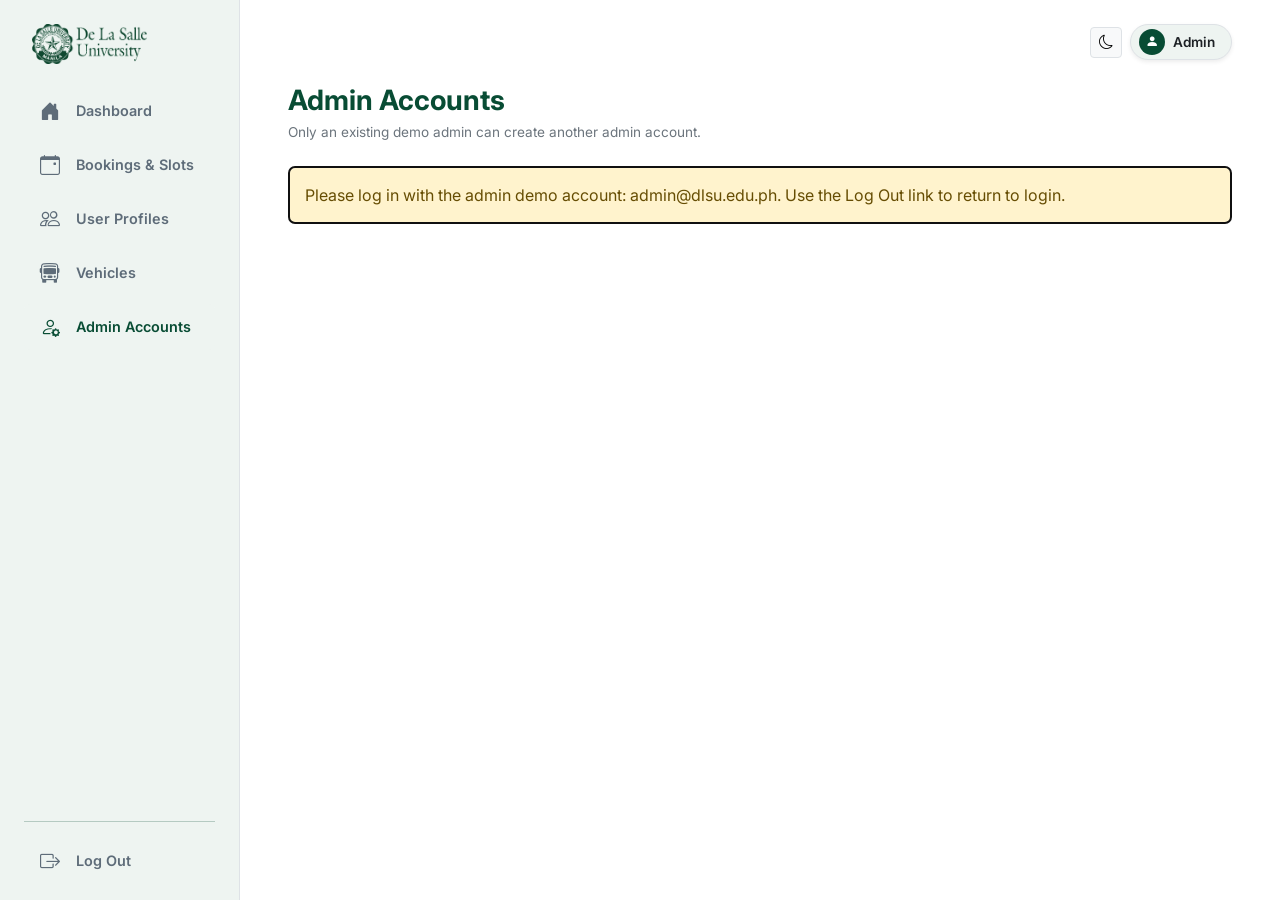
<file: admin-accounts.html>
<!DOCTYPE html>
<html lang="en">
    <head>
        <meta charset="UTF-8">
        <meta name="viewport" content="width=device-width, initial-scale=1">
        <link rel="stylesheet" href="assets/css/bootstrap.min.css">
        <link rel="stylesheet" href="assets/css/bootstrap-icons.css">
        <link rel="stylesheet" href="assets/css/styles.css">
        <title>Admin Accounts - Arrows Express Admin</title>
    </head>
    <body class="dashboard-body bookings-body admin-body bg-white" data-admin-page="accounts">
        <div class="container-fluid p-0">
            <div class="d-flex bookings-layout">
                <!-- ADMIN DESKTOP NAVIGATION -->
                <aside class="sidebar bookings-sidebar d-none d-lg-flex flex-column border-end p-3 pt-4">
                    <div class="mb-4 px-3">
                        <img src="assets/images/logo.png" alt="DLSU Logo" class="img-fluid bookings-logo">
                    </div>
                    <nav class="nav flex-column gap-1 mb-auto px-2" aria-label="Admin navigation">
                        <a href="admin.html" class="nav-link nav-item-default rounded px-3 py-2 d-flex align-items-center fw-semibold mb-1">
                            <i class="bi bi-house-door-fill me-3 fs-5" aria-hidden="true"></i> Dashboard
                        </a>
                        <a href="admin-bookings.html" class="nav-link nav-item-default rounded px-3 py-2 d-flex align-items-center fw-semibold mb-1">
                            <i class="bi bi-calendar-event me-3 fs-5" aria-hidden="true"></i> Bookings & Slots
                        </a>
                        <a href="admin-profiles.html" class="nav-link nav-item-default rounded px-3 py-2 d-flex align-items-center fw-semibold mb-1">
                            <i class="bi bi-people me-3 fs-5" aria-hidden="true"></i> User Profiles
                        </a>
                        <a href="admin-vehicles.html" class="nav-link nav-item-default rounded px-3 py-2 d-flex align-items-center fw-semibold mb-1">
                            <i class="bi bi-bus-front me-3 fs-5" aria-hidden="true"></i> Vehicles
                        </a>
                        <a href="admin-accounts.html" class="nav-link nav-item-active rounded px-3 py-2 d-flex align-items-center fw-semibold mb-1" aria-current="page">
                            <i class="bi bi-person-gear me-3 fs-5" aria-hidden="true"></i> Admin Accounts
                        </a>
                    </nav>
                    <div class="px-2">
                        <hr class="my-3 opacity-25">
                        <a href="index.html" data-admin-logout class="nav-link nav-item-default rounded px-3 py-2 d-flex align-items-center fw-semibold">
                            <i class="bi bi-box-arrow-right me-3 fs-5" aria-hidden="true"></i> Log Out
                        </a>
                    </div>
                </aside>
                <!-- MAIN CONTENT -->
                <main class="bookings-main flex-grow-1 p-3 p-md-4 px-xl-5">
                    <!-- PAGE HEADER -->
                    <header class="dashboard-header d-flex flex-wrap justify-content-between align-items-center gap-2 mb-4 position-relative z-2">
                        <img src="assets/images/logo.png" alt="DLSU Logo" class="dashboard-logo d-lg-none">
                        <div class="ms-auto d-flex align-items-center gap-2">
                            <button type="button" id="themeToggle" class="btn btn-sm btn-light border" aria-label="Toggle theme" aria-pressed="false">
                                <i class="bi bi-moon" aria-hidden="true"></i>
                            </button>
                            <a href="admin-accounts.html" class="dashboard-account btn btn-white border rounded-pill py-1 px-2 d-flex align-items-center shadow-sm text-decoration-none">
                                <span class="dashboard-user-avatar me-2">
                                    <i class="bi bi-person-fill" aria-hidden="true"></i>
                                </span>
                                <span class="fw-semibold me-2" id="admin-user-name">Admin</span>
                            </a>
                            <a href="index.html" data-admin-logout class="btn btn-sm btn-light border d-lg-none" aria-label="Log out">
                                <i class="bi bi-box-arrow-right" aria-hidden="true"></i>
                            </a>
                        </div>
                    </header>
                    <h1 class="fs-3 fw-bold text-dlsu-green mb-1">Admin Accounts</h1>
                    <p class="text-secondary mb-4">Only an existing demo admin can create another admin account.</p>
                    <div id="admin-message" class="alert d-none" role="status" aria-live="polite" aria-atomic="true" tabindex="-1">
                    </div>
                    <div id="admin-content" aria-busy="true">
                        <section class="border rounded-4 p-3 p-md-4 bg-white mb-4">
                            <div class="d-flex flex-wrap align-items-center justify-content-between gap-2 mb-3">
                                <h2 class="fs-5 fw-bold text-dlsu-green mb-0">Create Admin Account</h2>
                            </div>
                            <form id="admin-account-form" novalidate>
                                <div class="row g-3">
                                    <div class="col-12 col-md-6">
                                        <label for="admin-first-name" class="form-label">First name</label>
                                        <input type="text" id="admin-first-name" class="form-control" required maxlength="50">
                                    </div>
                                    <div class="col-12 col-md-6">
                                        <label for="admin-last-name" class="form-label">Last name</label>
                                        <input type="text" id="admin-last-name" class="form-control" required maxlength="50">
                                    </div>
                                    <div class="col-12 col-md-6">
                                        <label for="admin-email" class="form-label">DLSU email</label>
                                        <input type="email" id="admin-email" class="form-control" required maxlength="254" autocomplete="off">
                                    </div>
                                    <div class="col-12">
                                        <p class="small text-secondary">Public demo password: <strong data-admin-demo-password>
                                            </strong>. This creates a mock admin login only.</p>
                                        <button type="submit" class="btn btn-dlsu-green">Create Admin Account</button>
                                    </div>
                                </div>
                            </form>
                        </section>
                        <section class="border rounded-4 p-3 p-md-4 bg-white mb-4">
                            <div class="d-flex flex-wrap align-items-center justify-content-between gap-2 mb-3">
                                <h2 class="fs-5 fw-bold text-dlsu-green mb-0">Existing Admins</h2>
                            </div>
                            <div class="admin-table-wrapper">
                                <table class="table align-middle mb-0 admin-table">
                                    <thead>
                                        <tr>
                                            <th scope="col">Name</th>
                                            <th scope="col">Email</th>
                                            <th scope="col">Created By</th>
                                        </tr>
                                    </thead>
                                    <tbody id="admin-account-list">
                                        <tr>
                                            <td colspan="3">Loading data...</td>
                                        </tr>
                                    </tbody>
                                </table>
                            </div>
                        </section>
                    </div>
                </main>
            </div>
        </div>
        <!-- FIVE LINKS KEEP THE MOBILE NAVIGATION CONSISTENT. -->
        <nav class="d-lg-none fixed-bottom bg-white border-top shadow-lg pb-safe z-3" aria-label="Mobile admin navigation">
            <div class="d-flex justify-content-around align-items-center py-2">
                <a href="admin.html" class="dashboard-mobile-item text-decoration-none text-muted">
                    <i class="bi bi-house-door-fill fs-5" aria-hidden="true"></i>
                    <span>Home</span>
                </a>
                <a href="admin-bookings.html" class="dashboard-mobile-item text-decoration-none text-muted">
                    <i class="bi bi-calendar-event fs-5" aria-hidden="true"></i>
                    <span>Bookings</span>
                </a>
                <a href="admin-profiles.html" class="dashboard-mobile-item text-decoration-none text-muted">
                    <i class="bi bi-people fs-5" aria-hidden="true"></i>
                    <span>Profiles</span>
                </a>
                <a href="admin-vehicles.html" class="dashboard-mobile-item text-decoration-none text-muted">
                    <i class="bi bi-bus-front fs-5" aria-hidden="true"></i>
                    <span>Vehicles</span>
                </a>
                <a href="admin-accounts.html" class="dashboard-mobile-item text-decoration-none text-dlsu-green fw-bold" aria-current="page">
                    <i class="bi bi-person-gear fs-5" aria-hidden="true"></i>
                    <span>Admins</span>
                </a>
            </div>
        </nav>
        <!-- LOCAL SCRIPTS -->
        <script src="assets/js/bootstrap.bundle.min.js"></script>
        <script src="assets/js/booking-lifecycle.js"></script>
        <script src="assets/js/admin.js">
        </script>
        <script src="assets/js/theme-toggle.js">
        </script>
    </body>
</html>
</file>
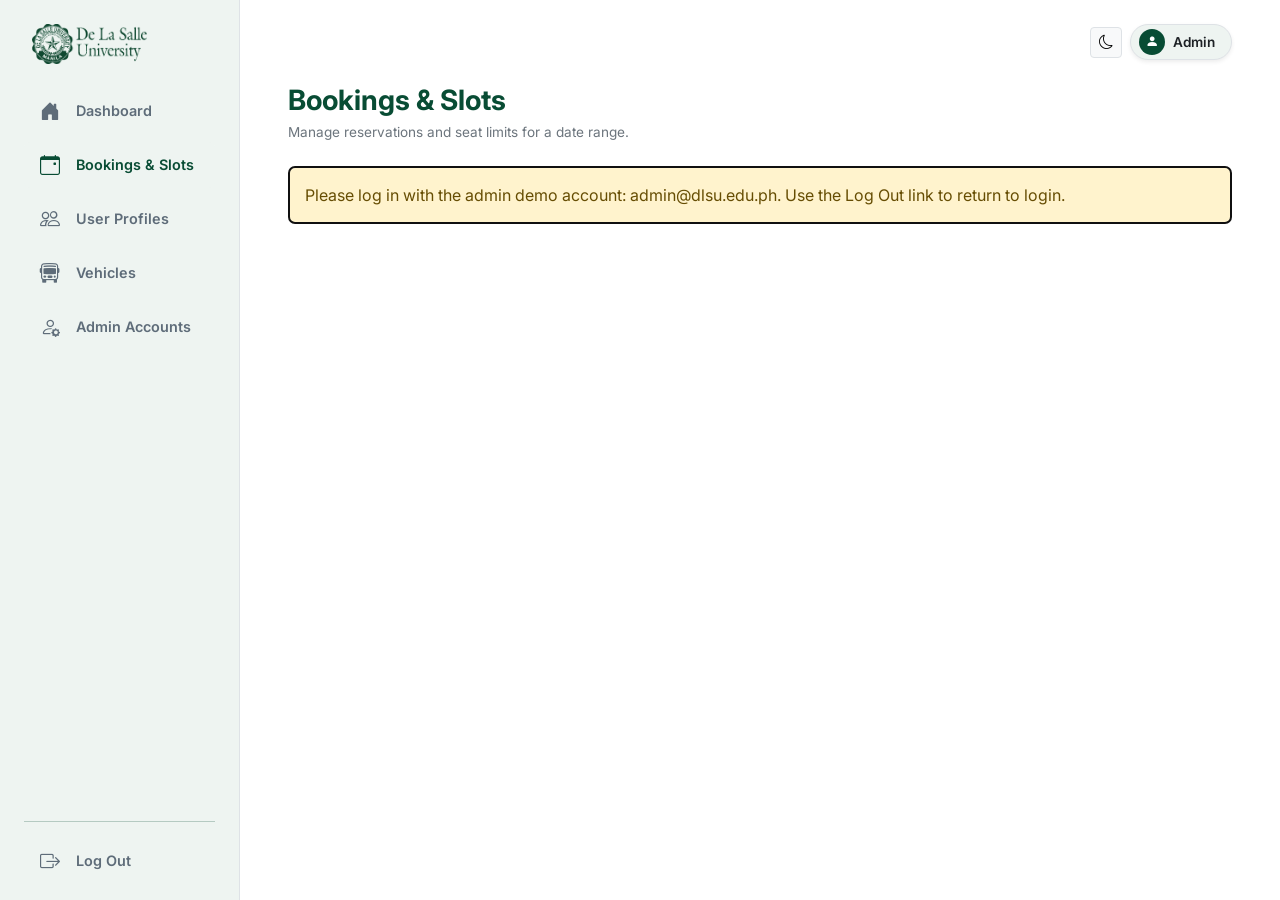
<file: admin-bookings.html>
<!DOCTYPE html>
<html lang="en">
    <head>
        <meta charset="UTF-8">
        <meta name="viewport" content="width=device-width, initial-scale=1">
        <link rel="stylesheet" href="assets/css/bootstrap.min.css">
        <link rel="stylesheet" href="assets/css/bootstrap-icons.css">
        <link rel="stylesheet" href="assets/css/styles.css">
    
        <title>Bookings & Slots - Arrows Express Admin</title>
    </head>
    <body class="dashboard-body bookings-body admin-body bg-white" data-admin-page="bookings">
        <div class="container-fluid p-0">
            <div class="d-flex bookings-layout">
                <!-- ADMIN DESKTOP NAVIGATION -->
                <aside class="sidebar bookings-sidebar d-none d-lg-flex flex-column border-end p-3 pt-4">
                    <div class="mb-4 px-3">
                        <img src="assets/images/logo.png" alt="DLSU Logo" class="img-fluid bookings-logo">
                    </div>
                    <nav class="nav flex-column gap-1 mb-auto px-2" aria-label="Admin navigation">
                        <a href="admin.html" class="nav-link nav-item-default rounded px-3 py-2 d-flex align-items-center fw-semibold mb-1">
                            <i class="bi bi-house-door-fill me-3 fs-5" aria-hidden="true"></i> Dashboard
                        </a>
                        <a href="admin-bookings.html" class="nav-link nav-item-active rounded px-3 py-2 d-flex align-items-center fw-semibold mb-1" aria-current="page">
                            <i class="bi bi-calendar-event me-3 fs-5" aria-hidden="true"></i> Bookings & Slots
                        </a>
                        <a href="admin-profiles.html" class="nav-link nav-item-default rounded px-3 py-2 d-flex align-items-center fw-semibold mb-1">
                            <i class="bi bi-people me-3 fs-5" aria-hidden="true"></i> User Profiles
                        </a>
                        <a href="admin-vehicles.html" class="nav-link nav-item-default rounded px-3 py-2 d-flex align-items-center fw-semibold mb-1">
                            <i class="bi bi-bus-front me-3 fs-5" aria-hidden="true"></i> Vehicles
                        </a>
                        <a href="admin-accounts.html" class="nav-link nav-item-default rounded px-3 py-2 d-flex align-items-center fw-semibold mb-1">
                            <i class="bi bi-person-gear me-3 fs-5" aria-hidden="true"></i> Admin Accounts
                        </a>
                    </nav>
                    <div class="px-2">
                        <hr class="my-3 opacity-25">
                        <a href="index.html" data-admin-logout class="nav-link nav-item-default rounded px-3 py-2 d-flex align-items-center fw-semibold">
                            <i class="bi bi-box-arrow-right me-3 fs-5" aria-hidden="true"></i> Log Out
                        </a>
                    </div>
                </aside>
                <!-- MAIN CONTENT -->
                <main class="bookings-main flex-grow-1 p-3 p-md-4 px-xl-5">
                    <!-- PAGE HEADER -->
                    <header class="dashboard-header d-flex flex-wrap justify-content-between align-items-center gap-2 mb-4 position-relative z-2">
                        <img src="assets/images/logo.png" alt="DLSU Logo" class="dashboard-logo d-lg-none">
                        <div class="ms-auto d-flex align-items-center gap-2">
                            <button type="button" id="themeToggle" class="btn btn-sm btn-light border" aria-label="Toggle theme" aria-pressed="false">
                                <i class="bi bi-moon" aria-hidden="true"></i>
                            </button>
                            <a href="admin-accounts.html" class="dashboard-account btn btn-white border rounded-pill py-1 px-2 d-flex align-items-center shadow-sm text-decoration-none">
                                <span class="dashboard-user-avatar me-2">
                                    <i class="bi bi-person-fill" aria-hidden="true"></i>
                                </span>
                                <span class="fw-semibold me-2" id="admin-user-name">Admin</span>
                            </a>
                            <a href="index.html" data-admin-logout class="btn btn-sm btn-light border d-lg-none" aria-label="Log out">
                                <i class="bi bi-box-arrow-right" aria-hidden="true"></i>
                            </a>
                        </div>
                    </header>
                    <h1 class="fs-3 fw-bold text-dlsu-green mb-1">Bookings & Slots</h1>
                    <p class="text-secondary mb-4">Manage reservations and seat limits for a date range.</p>
                    <div id="admin-message" class="alert d-none" role="status" aria-live="polite" aria-atomic="true" tabindex="-1">
                    </div>
                    <div id="admin-content" aria-busy="true">
                        <section class="border rounded-4 p-3 p-md-4 bg-white mb-4">
                            <div class="d-flex flex-wrap align-items-center justify-content-between gap-2 mb-3">
                                <h2 class="fs-5 fw-bold text-dlsu-green mb-0">Manage Slot Availability</h2>
                            </div>
                            <form id="admin-slots-form" novalidate>
                                <div class="row g-3">
                                    <div class="col-12 col-md-6">
                                        <label for="admin-start-date" class="form-label">From date</label>
                                        <input type="date" id="admin-start-date" class="form-control" required>
                                    </div>
                                    <div class="col-12 col-md-6">
                                        <label for="admin-end-date" class="form-label">To date</label>
                                        <input type="date" id="admin-end-date" class="form-control" required>
                                    </div>
                                    <div class="col-12 col-md-6">
                                        <label for="admin-route" class="form-label">Direction</label>
                                        <select id="admin-route" class="form-select">
                                            <option value="all">Both directions</option>
                                        </select>
                                    </div>
                                    <div class="col-12 col-md-6">
                                        <label for="admin-capacity" class="form-label">Reservation limit per trip</label>
                                        <input type="number" id="admin-capacity" class="form-control" min="1" max="100" step="1" required>
                                    </div>
                                    <div class="col-12">
                                        <p class="small text-secondary mb-3">Changes apply to every scheduled departure in this date range (up to 31 days). Available seats equal the limit minus other reservations and active bookings. Existing reservations are kept.</p>
                                        <button class="btn btn-dlsu-green" type="submit">Update Slot Limits</button>
                                    </div>
                                </div>
                            </form>
                        </section>
                        <section class="border rounded-4 p-3 p-md-4 bg-white mb-4">
                            <div class="d-flex flex-wrap align-items-center justify-content-between gap-2 mb-3">
                                <h2 class="fs-5 fw-bold text-dlsu-green mb-0">Passenger Bookings</h2>
                            </div>
                            <form id="admin-booking-filters" class="row g-3 mb-3">
                                <div class="col-12 col-lg-6">
                                    <label for="admin-search" class="form-label">Search</label>
                                    <input type="search" id="admin-search" class="form-control" placeholder="Search names, emails, plates, or references">
                                </div>
                                <div class="col-12 col-md-6">
                                    <label for="admin-booking-status" class="form-label">Status</label>
                                    <select id="admin-booking-status" class="form-select">
                                        <option value="all">All statuses</option>
                                        <option value="Pending">Pending review</option>
                                        <option value="Confirmed">Accepted</option>
                                        <option value="On Hold">On Hold</option>
                                        <option value="Rejected">Rejected</option>
                                        <option value="Completed">Completed</option>
                                        <option value="Cancelled">Cancelled</option>
                                    </select>
                                </div>
                            </form>
                            <div class="admin-table-wrapper">
                                <table class="table align-middle mb-0 admin-table">
                                    <thead>
                                        <tr>
                                            <th scope="col">Reference</th>
                                            <th scope="col">Passenger</th>
                                            <th scope="col">Route / Departure</th>
                                            <th scope="col">Status</th>
                                            <th scope="col">Actions</th>
                                        </tr>
                                    </thead>
                                    <tbody id="admin-booking-list">
                                        <tr>
                                            <td colspan="5">Loading data...</td>
                                        </tr>
                                    </tbody>
                                </table>
                            </div>
                        </section>
                    </div>
                </main>
            </div>
        </div>
        <!-- FIVE LINKS KEEP THE MOBILE NAVIGATION CONSISTENT. -->
        <nav class="d-lg-none fixed-bottom bg-white border-top shadow-lg pb-safe z-3" aria-label="Mobile admin navigation">
            <div class="d-flex justify-content-around align-items-center py-2">
                <a href="admin.html" class="dashboard-mobile-item text-decoration-none text-muted">
                    <i class="bi bi-house-door-fill fs-5" aria-hidden="true"></i>
                    <span>Home</span>
                </a>
                <a href="admin-bookings.html" class="dashboard-mobile-item text-decoration-none text-dlsu-green fw-bold" aria-current="page">
                    <i class="bi bi-calendar-event fs-5" aria-hidden="true"></i>
                    <span>Bookings</span>
                </a>
                <a href="admin-profiles.html" class="dashboard-mobile-item text-decoration-none text-muted">
                    <i class="bi bi-people fs-5" aria-hidden="true"></i>
                    <span>Profiles</span>
                </a>
                <a href="admin-vehicles.html" class="dashboard-mobile-item text-decoration-none text-muted">
                    <i class="bi bi-bus-front fs-5" aria-hidden="true"></i>
                    <span>Vehicles</span>
                </a>
                <a href="admin-accounts.html" class="dashboard-mobile-item text-decoration-none text-muted">
                    <i class="bi bi-person-gear fs-5" aria-hidden="true"></i>
                    <span>Admins</span>
                </a>
            </div>
        </nav>
        <!-- LOCAL SCRIPTS -->
        <script src="assets/js/bootstrap.bundle.min.js"></script>
        <script src="assets/js/booking-lifecycle.js"></script>
        <script src="assets/js/admin.js">
        </script>
        <script src="assets/js/theme-toggle.js">
        </script>
    </body>
</html>
</file>
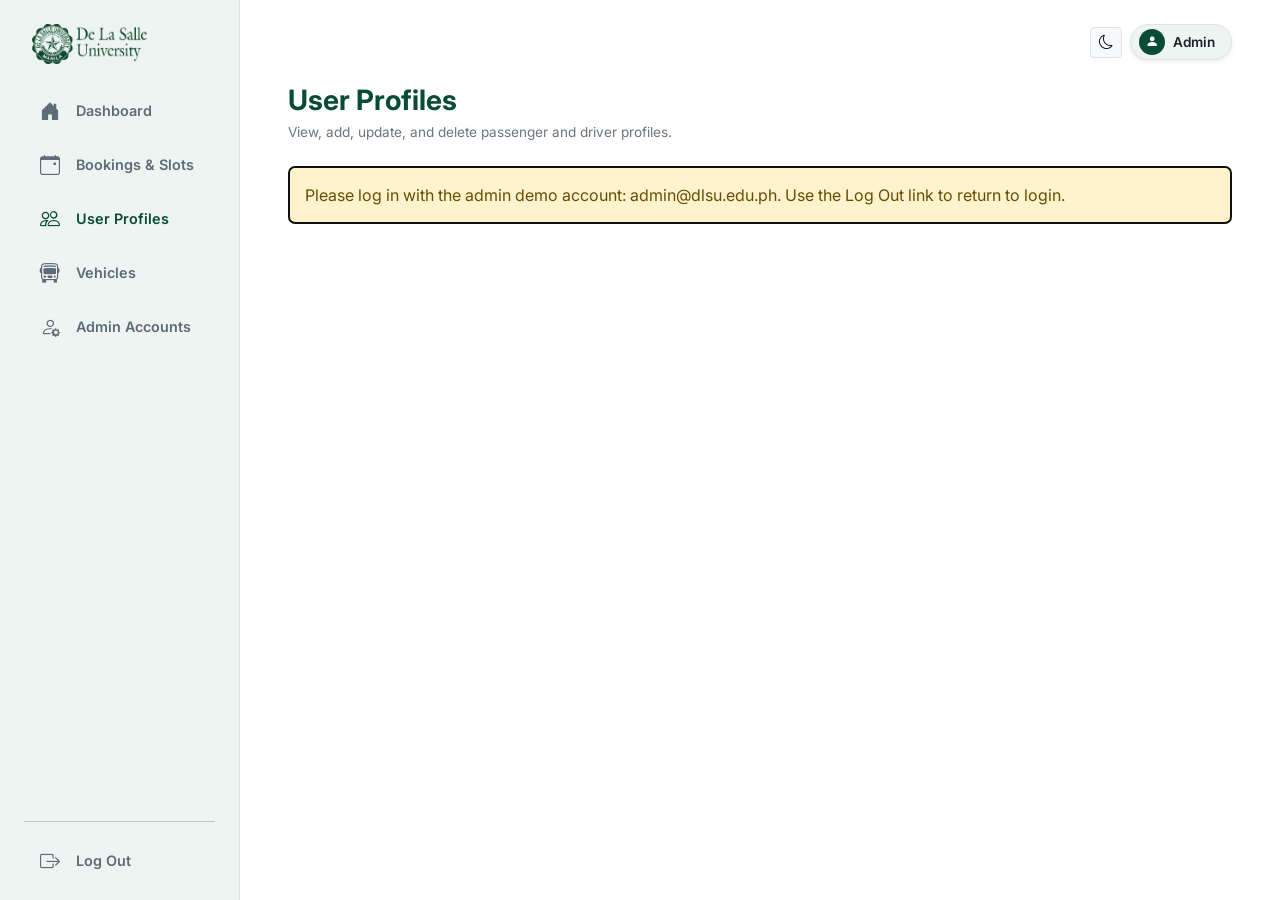
<file: admin-profiles.html>
<!DOCTYPE html>
<html lang="en">
    <head>
        <meta charset="UTF-8">
        <meta name="viewport" content="width=device-width, initial-scale=1">
        <link rel="stylesheet" href="assets/css/bootstrap.min.css">
        <link rel="stylesheet" href="assets/css/bootstrap-icons.css">
        <link rel="stylesheet" href="assets/css/styles.css">
        <title>User Profiles - Arrows Express Admin</title>
    </head>
    <body class="dashboard-body bookings-body admin-body bg-white" data-admin-page="profiles">
        <div class="container-fluid p-0">
            <div class="d-flex bookings-layout">
                <!-- ADMIN DESKTOP NAVIGATION -->
                <aside class="sidebar bookings-sidebar d-none d-lg-flex flex-column border-end p-3 pt-4">
                    <div class="mb-4 px-3">
                        <img src="assets/images/logo.png" alt="DLSU Logo" class="img-fluid bookings-logo">
                    </div>
                    <nav class="nav flex-column gap-1 mb-auto px-2" aria-label="Admin navigation">
                        <a href="admin.html" class="nav-link nav-item-default rounded px-3 py-2 d-flex align-items-center fw-semibold mb-1">
                            <i class="bi bi-house-door-fill me-3 fs-5" aria-hidden="true"></i> Dashboard
                        </a>
                        <a href="admin-bookings.html" class="nav-link nav-item-default rounded px-3 py-2 d-flex align-items-center fw-semibold mb-1">
                            <i class="bi bi-calendar-event me-3 fs-5" aria-hidden="true"></i> Bookings & Slots
                        </a>
                        <a href="admin-profiles.html" class="nav-link nav-item-active rounded px-3 py-2 d-flex align-items-center fw-semibold mb-1" aria-current="page">
                            <i class="bi bi-people me-3 fs-5" aria-hidden="true"></i> User Profiles
                        </a>
                        <a href="admin-vehicles.html" class="nav-link nav-item-default rounded px-3 py-2 d-flex align-items-center fw-semibold mb-1">
                            <i class="bi bi-bus-front me-3 fs-5" aria-hidden="true"></i> Vehicles
                        </a>
                        <a href="admin-accounts.html" class="nav-link nav-item-default rounded px-3 py-2 d-flex align-items-center fw-semibold mb-1">
                            <i class="bi bi-person-gear me-3 fs-5" aria-hidden="true"></i> Admin Accounts
                        </a>
                    </nav>
                    <div class="px-2">
                        <hr class="my-3 opacity-25">
                        <a href="index.html" data-admin-logout class="nav-link nav-item-default rounded px-3 py-2 d-flex align-items-center fw-semibold">
                            <i class="bi bi-box-arrow-right me-3 fs-5" aria-hidden="true"></i> Log Out
                        </a>
                    </div>
                </aside>
                <!-- MAIN CONTENT -->
                <main class="bookings-main flex-grow-1 p-3 p-md-4 px-xl-5">
                    <!-- PAGE HEADER -->
                    <header class="dashboard-header d-flex flex-wrap justify-content-between align-items-center gap-2 mb-4 position-relative z-2">
                        <img src="assets/images/logo.png" alt="DLSU Logo" class="dashboard-logo d-lg-none">
                        <div class="ms-auto d-flex align-items-center gap-2">
                            <button type="button" id="themeToggle" class="btn btn-sm btn-light border" aria-label="Toggle theme" aria-pressed="false">
                                <i class="bi bi-moon" aria-hidden="true"></i>
                            </button>
                            <a href="admin-accounts.html" class="dashboard-account btn btn-white border rounded-pill py-1 px-2 d-flex align-items-center shadow-sm text-decoration-none">
                                <span class="dashboard-user-avatar me-2">
                                    <i class="bi bi-person-fill" aria-hidden="true"></i>
                                </span>
                                <span class="fw-semibold me-2" id="admin-user-name">Admin</span>
                            </a>
                            <a href="index.html" data-admin-logout class="btn btn-sm btn-light border d-lg-none" aria-label="Log out">
                                <i class="bi bi-box-arrow-right" aria-hidden="true"></i>
                            </a>
                        </div>
                    </header>
                    <h1 class="fs-3 fw-bold text-dlsu-green mb-1">User Profiles</h1>
                    <p class="text-secondary mb-4">View, add, update, and delete passenger and driver profiles.</p>
                    <div id="admin-message" class="alert d-none" role="status" aria-live="polite" aria-atomic="true" tabindex="-1">
                    </div>
                    <div id="admin-content" aria-busy="true">
                        <section class="border rounded-4 p-3 p-md-4 bg-white mb-4">
                            <div class="d-flex flex-wrap align-items-center justify-content-between gap-2 mb-3">
                                <h2 class="fs-5 fw-bold text-dlsu-green mb-0">Passengers & Drivers</h2>
                                <button type="button" class="btn btn-dlsu-green" data-admin-action="add-user">Add Profile</button>
                            </div>
                            <div class="row g-3 mb-3">
                                <div class="col-12 col-lg-6">
                                    <label for="admin-search" class="form-label">Search</label>
                                    <input type="search" id="admin-search" class="form-control" placeholder="Search names, emails, plates, or references">
                                </div>
                            </div>
                            <div class="admin-table-wrapper">
                                <table class="table align-middle mb-0 admin-table">
                                    <thead>
                                        <tr>
                                            <th scope="col">Name</th>
                                            <th scope="col">Type</th>
                                            <th scope="col">Email</th>
                                            <th scope="col">ID / Employee Number</th>
                                            <th scope="col">Actions</th>
                                        </tr>
                                    </thead>
                                    <tbody id="admin-user-list">
                                        <tr>
                                            <td colspan="5">Loading data...</td>
                                        </tr>
                                    </tbody>
                                </table>
                            </div>
                        </section>
                        <!-- DETAILS MODAL -->
                        <div class="modal fade" id="admin-user-modal" tabindex="-1" aria-labelledby="admin-user-modal-heading" aria-hidden="true">
                            <div class="modal-dialog modal-lg modal-dialog-centered modal-dialog-scrollable">
                                <div class="modal-content rounded-4">
                                    <form id="admin-user-form" novalidate>
                                        <div class="modal-header">
                                            <h2 class="modal-title fs-5" id="admin-user-modal-heading">User Profile</h2>
                                            <button type="button" class="btn-close" data-bs-dismiss="modal" aria-label="Close">
                                            </button>
                                        </div>
                                        <div class="modal-body">
                                            <div class="alert alert-danger d-none" id="admin-user-form-error" role="alert" tabindex="-1">
                                            </div>
                                            <div class="row g-3">
                                                <div class="col-12 col-md-6">
                                                    <label for="user-first-name" class="form-label">First name</label>
                                                    <input type="text" id="user-first-name" class="form-control" required maxlength="50">
                                                </div>
                                                <div class="col-12 col-md-6">
                                                    <label for="user-last-name" class="form-label">Last name</label>
                                                    <input type="text" id="user-last-name" class="form-control" required maxlength="50">
                                                </div>
                                                <div class="col-12 col-md-6">
                                                    <label for="user-email" class="form-label">DLSU email</label>
                                                    <input type="email" id="user-email" class="form-control" required maxlength="254" autocomplete="off">
                                                </div>
                                                <div class="col-12 col-md-6">
                                                    <label for="user-role" class="form-label">Profile type</label>
                                                    <select id="user-role" class="form-select">
                                                        <option value="passenger">Passenger</option>
                                                        <option value="driver">Driver</option>
                                                    </select>
                                                </div>
                                                <div class="col-12 col-md-6">
                                                    <label for="user-contact" class="form-label">Contact number</label>
                                                    <input type="tel" id="user-contact" class="form-control" maxlength="16">
                                                </div>
                                                <div class="col-12 col-md-6">
                                                    <label for="user-id-number" class="form-label">ID / Employee number</label>
                                                    <input type="text" id="user-id-number" class="form-control" required maxlength="20">
                                                </div>
                                                <div class="col-12" id="admin-passenger-fields">
                                                    <div class="row g-3">
                                                        <div class="col-12 col-md-6">
                                                            <label for="user-passenger-type" class="form-label">Passenger type</label>
                                                            <select id="user-passenger-type" class="form-select">
                                                                <option value="student">Student</option>
                                                                <option value="faculty">Faculty</option>
                                                                <option value="employee">Employee / Staff</option>
                                                            </select>
                                                        </div>
                                                        <div class="col-12 col-md-6">
                                                            <label for="user-sex" class="form-label">Sex</label>
                                                            <select id="user-sex" class="form-select">
                                                                <option value="male">Male</option>
                                                                <option value="female">Female</option>
                                                                <option value="prefer-not-to-say">Prefer not to say</option>
                                                            </select>
                                                        </div>
                                                        <div class="col-12 col-md-6">
                                                            <label for="user-college" class="form-label">College / Department</label>
                                                            <input type="text" id="user-college" class="form-control" maxlength="100">
                                                        </div>
                                                        <div class="col-12 col-md-6">
                                                            <label for="user-campus" class="form-label">Campus</label>
                                                            <select id="user-campus" class="form-select">
                                                                <option value="Manila">Manila</option>
                                                                <option value="Laguna">Laguna</option>
                                                            </select>
                                                        </div>
                                                        <div class="col-12">
                                                            <label for="user-document" class="form-label">Verification document filename</label>
                                                            <input type="text" id="user-document" class="form-control" maxlength="255" placeholder="e.g. passenger-eaf.pdf">
                                                        </div>
                                                    </div>
                                                </div>
                                                <div class="col-12 d-none" id="admin-driver-fields">
                                                    <div class="row g-3">
                                                        <div class="col-12 col-md-6">
                                                            <label for="user-vehicle" class="form-label">Assigned vehicle</label>
                                                            <select id="user-vehicle" class="form-select">
                                                                <option value="">Not assigned</option>
                                                            </select>
                                                        </div>
                                                        <div class="col-12 col-md-6">
                                                            <label for="user-verified" class="form-label">Admin verification</label>
                                                            <select id="user-verified" class="form-select">
                                                                <option value="true">Verified</option>
                                                                <option value="false">Not verified</option>
                                                            </select>
                                                        </div>
                                                        <div class="col-12 col-md-6">
                                                            <label for="user-driver-status" class="form-label">Availability</label>
                                                            <select id="user-driver-status" class="form-select">
                                                                <option value="active">Active</option>
                                                            </select>
                                                        </div>
                                                        <div class="col-12 col-md-6">
                                                            <label for="user-driver-number" class="form-label">Driver number</label>
                                                            <input type="text" id="user-driver-number" class="form-control" maxlength="20">
                                                        </div>
                                                    </div>
                                                </div>
                                                <div class="col-12">
                                                    <p class="small text-secondary mb-0">This stores demo profile details only. Document names are placeholders; no document is uploaded.</p>
                                                </div>
                                            </div>
                                        </div>
                                        <div class="modal-footer">
                                            <button type="button" class="btn btn-outline-secondary" data-bs-dismiss="modal">Cancel</button>
                                            <button type="submit" class="btn btn-dlsu-green">Save</button>
                                        </div>
                                    </form>
                                </div>
                            </div>
                        </div>
                    </div>
                </main>
            </div>
        </div>
        <!-- FIVE LINKS KEEP THE MOBILE NAVIGATION CONSISTENT. -->
        <nav class="d-lg-none fixed-bottom bg-white border-top shadow-lg pb-safe z-3" aria-label="Mobile admin navigation">
            <div class="d-flex justify-content-around align-items-center py-2">
                <a href="admin.html" class="dashboard-mobile-item text-decoration-none text-muted">
                    <i class="bi bi-house-door-fill fs-5" aria-hidden="true"></i>
                    <span>Home</span>
                </a>
                <a href="admin-bookings.html" class="dashboard-mobile-item text-decoration-none text-muted">
                    <i class="bi bi-calendar-event fs-5" aria-hidden="true"></i>
                    <span>Bookings</span>
                </a>
                <a href="admin-profiles.html" class="dashboard-mobile-item text-decoration-none text-dlsu-green fw-bold" aria-current="page">
                    <i class="bi bi-people fs-5" aria-hidden="true"></i>
                    <span>Profiles</span>
                </a>
                <a href="admin-vehicles.html" class="dashboard-mobile-item text-decoration-none text-muted">
                    <i class="bi bi-bus-front fs-5" aria-hidden="true"></i>
                    <span>Vehicles</span>
                </a>
                <a href="admin-accounts.html" class="dashboard-mobile-item text-decoration-none text-muted">
                    <i class="bi bi-person-gear fs-5" aria-hidden="true"></i>
                    <span>Admins</span>
                </a>
            </div>
        </nav>
        <!-- LOCAL SCRIPTS -->
        <script src="assets/js/bootstrap.bundle.min.js"></script>
        <script src="assets/js/booking-lifecycle.js"></script>
        <script src="assets/js/admin.js">
        </script>
        <script src="assets/js/theme-toggle.js">
        </script>
    </body>
</html>
</file>
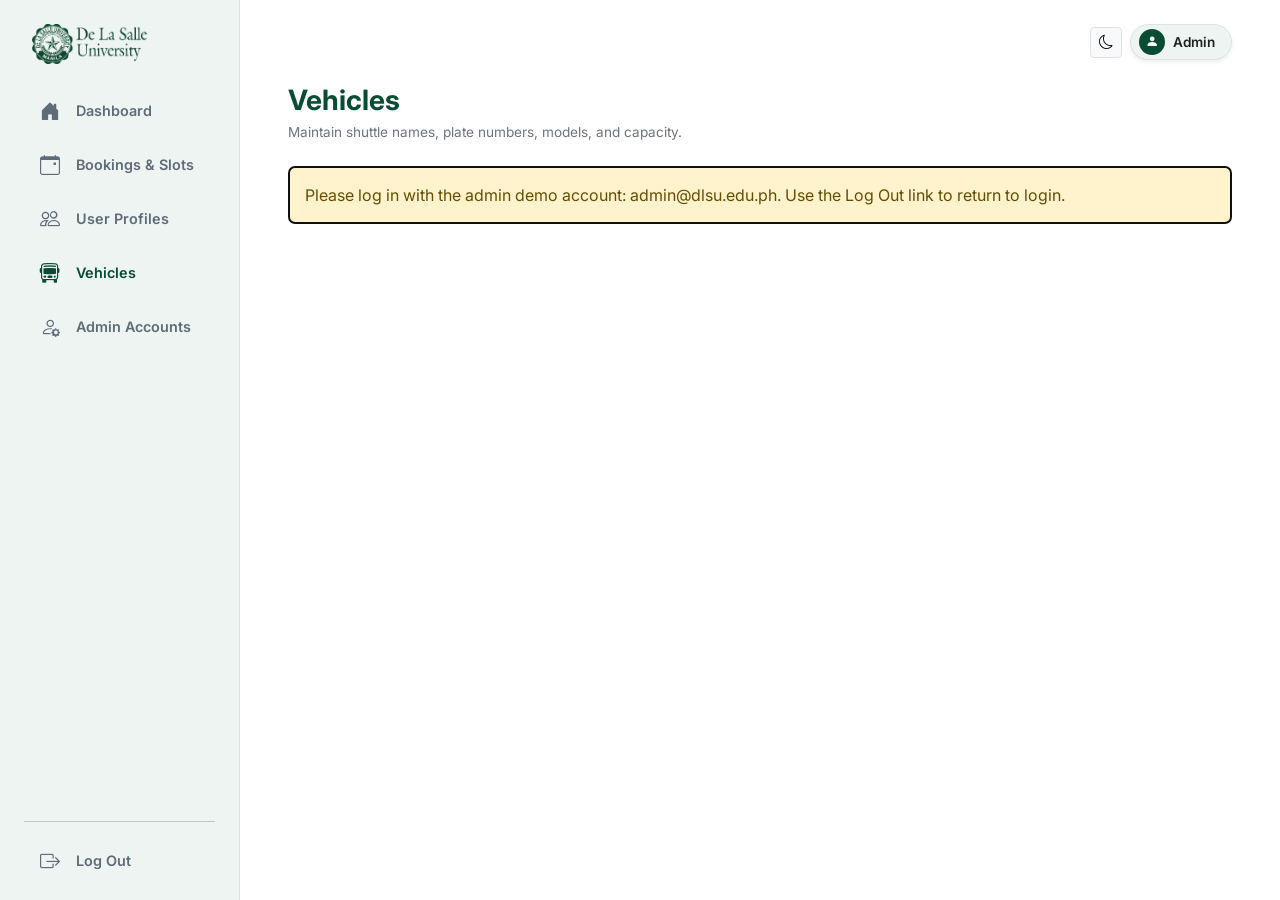
<file: admin-vehicles.html>
<!DOCTYPE html>
<html lang="en">
    <head>
        <meta charset="UTF-8">
        <meta name="viewport" content="width=device-width, initial-scale=1">
        <link rel="stylesheet" href="assets/css/bootstrap.min.css">
        <link rel="stylesheet" href="assets/css/bootstrap-icons.css">
        <link rel="stylesheet" href="assets/css/styles.css">
        <title>Vehicles - Arrows Express Admin</title>
    </head>
    <body class="dashboard-body bookings-body admin-body bg-white" data-admin-page="vehicles">
        <div class="container-fluid p-0">
            <div class="d-flex bookings-layout">
                <!-- ADMIN DESKTOP NAVIGATION -->
                <aside class="sidebar bookings-sidebar d-none d-lg-flex flex-column border-end p-3 pt-4">
                    <div class="mb-4 px-3">
                        <img src="assets/images/logo.png" alt="DLSU Logo" class="img-fluid bookings-logo">
                    </div>
                    <nav class="nav flex-column gap-1 mb-auto px-2" aria-label="Admin navigation">
                        <a href="admin.html" class="nav-link nav-item-default rounded px-3 py-2 d-flex align-items-center fw-semibold mb-1">
                            <i class="bi bi-house-door-fill me-3 fs-5" aria-hidden="true"></i> Dashboard
                        </a>
                        <a href="admin-bookings.html" class="nav-link nav-item-default rounded px-3 py-2 d-flex align-items-center fw-semibold mb-1">
                            <i class="bi bi-calendar-event me-3 fs-5" aria-hidden="true"></i> Bookings & Slots
                        </a>
                        <a href="admin-profiles.html" class="nav-link nav-item-default rounded px-3 py-2 d-flex align-items-center fw-semibold mb-1">
                            <i class="bi bi-people me-3 fs-5" aria-hidden="true"></i> User Profiles
                        </a>
                        <a href="admin-vehicles.html" class="nav-link nav-item-active rounded px-3 py-2 d-flex align-items-center fw-semibold mb-1" aria-current="page">
                            <i class="bi bi-bus-front me-3 fs-5" aria-hidden="true"></i> Vehicles
                        </a>
                        <a href="admin-accounts.html" class="nav-link nav-item-default rounded px-3 py-2 d-flex align-items-center fw-semibold mb-1">
                            <i class="bi bi-person-gear me-3 fs-5" aria-hidden="true"></i> Admin Accounts
                        </a>
                    </nav>
                    <div class="px-2">
                        <hr class="my-3 opacity-25">
                        <a href="index.html" data-admin-logout class="nav-link nav-item-default rounded px-3 py-2 d-flex align-items-center fw-semibold">
                            <i class="bi bi-box-arrow-right me-3 fs-5" aria-hidden="true"></i> Log Out
                        </a>
                    </div>
                </aside>
                <!-- MAIN CONTENT -->
                <main class="bookings-main flex-grow-1 p-3 p-md-4 px-xl-5">
                    <!-- PAGE HEADER -->
                    <header class="dashboard-header d-flex flex-wrap justify-content-between align-items-center gap-2 mb-4 position-relative z-2">
                        <img src="assets/images/logo.png" alt="DLSU Logo" class="dashboard-logo d-lg-none">
                        <div class="ms-auto d-flex align-items-center gap-2">
                            <button type="button" id="themeToggle" class="btn btn-sm btn-light border" aria-label="Toggle theme" aria-pressed="false">
                                <i class="bi bi-moon" aria-hidden="true"></i>
                            </button>
                            <a href="admin-accounts.html" class="dashboard-account btn btn-white border rounded-pill py-1 px-2 d-flex align-items-center shadow-sm text-decoration-none">
                                <span class="dashboard-user-avatar me-2">
                                    <i class="bi bi-person-fill" aria-hidden="true"></i>
                                </span>
                                <span class="fw-semibold me-2" id="admin-user-name">Admin</span>
                            </a>
                            <a href="index.html" data-admin-logout class="btn btn-sm btn-light border d-lg-none" aria-label="Log out">
                                <i class="bi bi-box-arrow-right" aria-hidden="true"></i>
                            </a>
                        </div>
                    </header>
                    <h1 class="fs-3 fw-bold text-dlsu-green mb-1">Vehicles</h1>
                    <p class="text-secondary mb-4">Maintain shuttle names, plate numbers, models, and capacity.</p>
                    <div id="admin-message" class="alert d-none" role="status" aria-live="polite" aria-atomic="true" tabindex="-1">
                    </div>
                    <div id="admin-content" aria-busy="true">
                        <section class="border rounded-4 p-3 p-md-4 bg-white mb-4">
                            <div class="d-flex flex-wrap align-items-center justify-content-between gap-2 mb-3">
                                <h2 class="fs-5 fw-bold text-dlsu-green mb-0">Shuttle Vehicles</h2>
                                <button type="button" class="btn btn-dlsu-green" data-admin-action="add-vehicle">Add Vehicle</button>
                            </div>
                            <div class="row g-3 mb-3">
                                <div class="col-12 col-lg-6">
                                    <label for="admin-search" class="form-label">Search</label>
                                    <input type="search" id="admin-search" class="form-control" placeholder="Search names, emails, plates, or references">
                                </div>
                            </div>
                            <div class="admin-table-wrapper">
                                <table class="table align-middle mb-0 admin-table">
                                    <thead>
                                        <tr>
                                            <th scope="col">Shuttle</th>
                                            <th scope="col">Plate Number</th>
                                            <th scope="col">Model</th>
                                            <th scope="col">Capacity</th>
                                            <th scope="col">Actions</th>
                                        </tr>
                                    </thead>
                                    <tbody id="admin-vehicle-list">
                                        <tr>
                                            <td colspan="5">Loading data...</td>
                                        </tr>
                                    </tbody>
                                </table>
                            </div>
                        </section>
                        <!-- DETAILS MODAL -->
                        <div class="modal fade" id="admin-vehicle-modal" tabindex="-1" aria-labelledby="admin-vehicle-modal-heading" aria-hidden="true">
                            <div class="modal-dialog modal-lg modal-dialog-centered modal-dialog-scrollable">
                                <div class="modal-content rounded-4">
                                    <form id="admin-vehicle-form" novalidate>
                                        <div class="modal-header">
                                            <h2 class="modal-title fs-5" id="admin-vehicle-modal-heading">Vehicle Information</h2>
                                            <button type="button" class="btn-close" data-bs-dismiss="modal" aria-label="Close">
                                            </button>
                                        </div>
                                        <div class="modal-body">
                                            <div class="alert alert-danger d-none" id="admin-vehicle-form-error" role="alert" tabindex="-1">
                                            </div>
                                            <div class="row g-3">
                                                <div class="col-12 col-md-6">
                                                    <label for="vehicle-name" class="form-label">Shuttle name</label>
                                                    <input type="text" id="vehicle-name" class="form-control" required maxlength="80">
                                                </div>
                                                <div class="col-12 col-md-6">
                                                    <label for="vehicle-plate" class="form-label">Plate number</label>
                                                    <input type="text" id="vehicle-plate" class="form-control" required maxlength="20">
                                                </div>
                                                <div class="col-12 col-md-6">
                                                    <label for="vehicle-model" class="form-label">Vehicle model</label>
                                                    <input type="text" id="vehicle-model" class="form-control" required maxlength="80">
                                                </div>
                                                <div class="col-12 col-md-6">
                                                    <label for="vehicle-capacity" class="form-label">Seat capacity</label>
                                                    <input type="number" id="vehicle-capacity" class="form-control" required min="1" max="100" step="1">
                                                </div>
                                            </div>
                                        </div>
                                        <div class="modal-footer">
                                            <button type="button" class="btn btn-outline-secondary" data-bs-dismiss="modal">Cancel</button>
                                            <button type="submit" class="btn btn-dlsu-green">Save</button>
                                        </div>
                                    </form>
                                </div>
                            </div>
                        </div>
                    </div>
                </main>
            </div>
        </div>
        <!-- FIVE LINKS KEEP THE MOBILE NAVIGATION CONSISTENT. -->
        <nav class="d-lg-none fixed-bottom bg-white border-top shadow-lg pb-safe z-3" aria-label="Mobile admin navigation">
            <div class="d-flex justify-content-around align-items-center py-2">
                <a href="admin.html" class="dashboard-mobile-item text-decoration-none text-muted">
                    <i class="bi bi-house-door-fill fs-5" aria-hidden="true"></i>
                    <span>Home</span>
                </a>
                <a href="admin-bookings.html" class="dashboard-mobile-item text-decoration-none text-muted">
                    <i class="bi bi-calendar-event fs-5" aria-hidden="true"></i>
                    <span>Bookings</span>
                </a>
                <a href="admin-profiles.html" class="dashboard-mobile-item text-decoration-none text-muted">
                    <i class="bi bi-people fs-5" aria-hidden="true"></i>
                    <span>Profiles</span>
                </a>
                <a href="admin-vehicles.html" class="dashboard-mobile-item text-decoration-none text-dlsu-green fw-bold" aria-current="page">
                    <i class="bi bi-bus-front fs-5" aria-hidden="true"></i>
                    <span>Vehicles</span>
                </a>
                <a href="admin-accounts.html" class="dashboard-mobile-item text-decoration-none text-muted">
                    <i class="bi bi-person-gear fs-5" aria-hidden="true"></i>
                    <span>Admins</span>
                </a>
            </div>
        </nav>
        <!-- LOCAL SCRIPTS -->
        <script src="assets/js/bootstrap.bundle.min.js"></script>
        <script src="assets/js/booking-lifecycle.js"></script>
        <script src="assets/js/admin.js">
        </script>
        <script src="assets/js/theme-toggle.js">
        </script>
    </body>
</html>
</file>
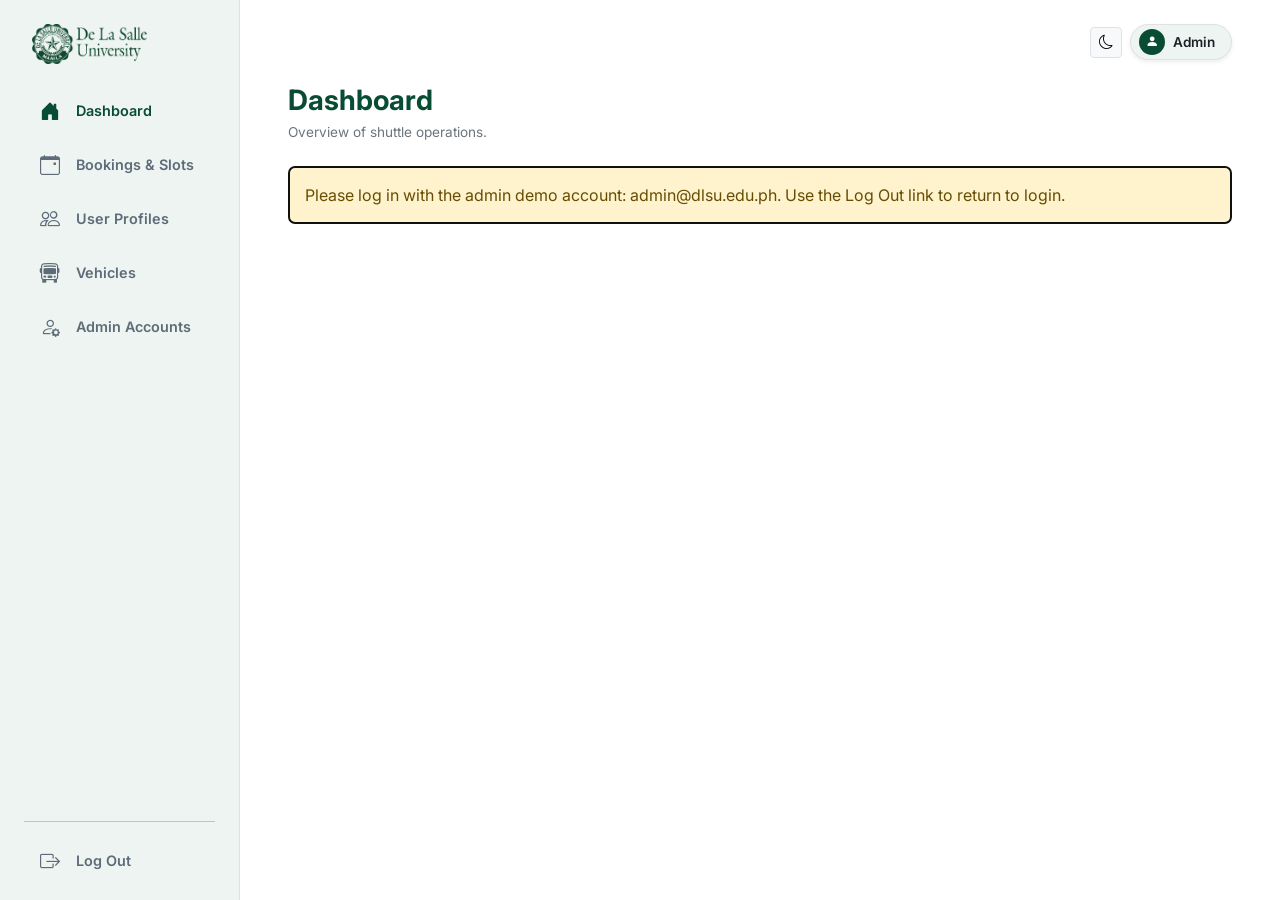
<file: admin.html>
<!DOCTYPE html>
<html lang="en">
    <head>
        <meta charset="UTF-8">
        <meta name="viewport" content="width=device-width, initial-scale=1">
        <link rel="stylesheet" href="assets/css/bootstrap.min.css">
        <link rel="stylesheet" href="assets/css/bootstrap-icons.css">
        <link rel="stylesheet" href="assets/css/styles.css">
        <title>Dashboard - Arrows Express Admin</title>
    </head>
    <body class="dashboard-body bookings-body admin-body bg-white" data-admin-page="dashboard">
        <div class="container-fluid p-0">
            <div class="d-flex bookings-layout">
                <!-- ADMIN DESKTOP NAVIGATION -->
                <aside class="sidebar bookings-sidebar d-none d-lg-flex flex-column border-end p-3 pt-4">
                    <div class="mb-4 px-3">
                        <img src="assets/images/logo.png" alt="DLSU Logo" class="img-fluid bookings-logo">
                    </div>
                    <nav class="nav flex-column gap-1 mb-auto px-2" aria-label="Admin navigation">
                        <a href="admin.html" class="nav-link nav-item-active rounded px-3 py-2 d-flex align-items-center fw-semibold mb-1" aria-current="page">
                            <i class="bi bi-house-door-fill me-3 fs-5" aria-hidden="true"></i> Dashboard
                        </a>
                        <a href="admin-bookings.html" class="nav-link nav-item-default rounded px-3 py-2 d-flex align-items-center fw-semibold mb-1">
                            <i class="bi bi-calendar-event me-3 fs-5" aria-hidden="true"></i> Bookings & Slots
                        </a>
                        <a href="admin-profiles.html" class="nav-link nav-item-default rounded px-3 py-2 d-flex align-items-center fw-semibold mb-1">
                            <i class="bi bi-people me-3 fs-5" aria-hidden="true"></i> User Profiles
                        </a>
                        <a href="admin-vehicles.html" class="nav-link nav-item-default rounded px-3 py-2 d-flex align-items-center fw-semibold mb-1">
                            <i class="bi bi-bus-front me-3 fs-5" aria-hidden="true"></i> Vehicles
                        </a>
                        <a href="admin-accounts.html" class="nav-link nav-item-default rounded px-3 py-2 d-flex align-items-center fw-semibold mb-1">
                            <i class="bi bi-person-gear me-3 fs-5" aria-hidden="true"></i> Admin Accounts
                        </a>
                    </nav>
                    <div class="px-2">
                        <hr class="my-3 opacity-25">
                        <a href="index.html" data-admin-logout class="nav-link nav-item-default rounded px-3 py-2 d-flex align-items-center fw-semibold">
                            <i class="bi bi-box-arrow-right me-3 fs-5" aria-hidden="true"></i> Log Out
                        </a>
                    </div>
                </aside>
                <!-- MAIN CONTENT -->
                <main class="bookings-main flex-grow-1 p-3 p-md-4 px-xl-5">
                    <!-- PAGE HEADER -->
                    <header class="dashboard-header d-flex flex-wrap justify-content-between align-items-center gap-2 mb-4 position-relative z-2">
                        <img src="assets/images/logo.png" alt="DLSU Logo" class="dashboard-logo d-lg-none">
                        <div class="ms-auto d-flex align-items-center gap-2">
                            <button type="button" id="themeToggle" class="btn btn-sm btn-light border" aria-label="Toggle theme" aria-pressed="false">
                                <i class="bi bi-moon" aria-hidden="true"></i>
                            </button>
                            <a href="admin-accounts.html" class="dashboard-account btn btn-white border rounded-pill py-1 px-2 d-flex align-items-center shadow-sm text-decoration-none">
                                <span class="dashboard-user-avatar me-2">
                                    <i class="bi bi-person-fill" aria-hidden="true"></i>
                                </span>
                                <span class="fw-semibold me-2" id="admin-user-name">Admin</span>
                            </a>
                            <a href="index.html" data-admin-logout class="btn btn-sm btn-light border d-lg-none" aria-label="Log out">
                                <i class="bi bi-box-arrow-right" aria-hidden="true"></i>
                            </a>
                        </div>
                    </header>
                    <h1 class="fs-3 fw-bold text-dlsu-green mb-1">Dashboard</h1>
                    <p class="text-secondary mb-4">Overview of shuttle operations.</p>
                    <div id="admin-message" class="alert d-none" role="status" aria-live="polite" aria-atomic="true" tabindex="-1">
                    </div>
                    <div id="admin-content" aria-busy="true">
                        <div class="row g-3 mb-4">
                            <div class="col-12 col-md-4">
                                <a href="admin-vehicles.html" class="quick-action-card d-block rounded-4 p-4 text-decoration-none text-dlsu-green">
                                    <span class="d-block text-secondary">Shuttles</span>
                                    <strong class="fs-2" id="admin-vehicle-count">—</strong>
                                </a>
                            </div>
                            <div class="col-12 col-md-4">
                                <a href="admin-profiles.html" class="quick-action-card d-block rounded-4 p-4 text-decoration-none text-dlsu-green">
                                    <span class="d-block text-secondary">Drivers</span>
                                    <strong class="fs-2" id="admin-driver-count">—</strong>
                                </a>
                            </div>
                            <div class="col-12 col-md-4">
                                <a href="admin-profiles.html" class="quick-action-card d-block rounded-4 p-4 text-decoration-none text-dlsu-green">
                                    <span class="d-block text-secondary">Passengers</span>
                                    <strong class="fs-2" id="admin-passenger-count">—</strong>
                                </a>
                            </div>
                        </div>
                        <section class="border rounded-4 p-3 p-md-4 bg-white mb-4">
                            <div class="d-flex flex-wrap align-items-center justify-content-between gap-2 mb-3">
                                <h2 class="fs-5 fw-bold text-dlsu-green mb-0">Reservation Summary</h2>
                            </div>
                            <p id="admin-reservation-summary" class="small text-secondary">
                            </p>
                            <div class="progress" style="height: 12px;">
                                <div id="admin-reservation-progress" class="progress-bar bg-dlsu-green" role="progressbar" aria-label="Reserved seats" aria-valuemin="0" aria-valuemax="100" aria-valuenow="0">
                                </div>
                            </div>
                        </section>
                        <section class="border rounded-4 p-3 p-md-4 bg-white mb-4">
                            <div class="d-flex flex-wrap align-items-center justify-content-between gap-2 mb-3">
                                <h2 class="fs-5 fw-bold text-dlsu-green mb-0">Shuttles</h2>
                            </div>
                            <div class="admin-table-wrapper">
                                <table class="table align-middle mb-0 admin-table">
                                    <thead>
                                        <tr>
                                            <th scope="col">Shuttle</th>
                                            <th scope="col">Plate Number</th>
                                            <th scope="col">Model</th>
                                            <th scope="col">Capacity</th>
                                            <th scope="col">Action</th>
                                        </tr>
                                    </thead>
                                    <tbody id="admin-shuttle-list">
                                        <tr>
                                            <td colspan="5">Loading data...</td>
                                        </tr>
                                    </tbody>
                                </table>
                            </div>
                        </section>
                        <div class="row g-4">
                            <div class="col-12 col-xl-6">
                                <section class="border rounded-4 p-3 p-md-4 bg-white mb-4">
                                    <div class="d-flex flex-wrap align-items-center justify-content-between gap-2 mb-3">
                                        <h2 class="fs-5 fw-bold text-dlsu-green mb-0">Drivers</h2>
                                    </div>
                                    <div class="admin-table-wrapper">
                                        <table class="table align-middle mb-0 admin-table">
                                            <thead>
                                                <tr>
                                                    <th scope="col">Driver</th>
                                                    <th scope="col">Assigned Shuttle</th>
                                                    <th scope="col">Status</th>
                                                </tr>
                                            </thead>
                                            <tbody id="admin-driver-list">
                                                <tr>
                                                    <td colspan="3">Loading data...</td>
                                                </tr>
                                            </tbody>
                                        </table>
                                    </div>
                                </section>
                            </div>
                            <div class="col-12 col-xl-6">
                                <section class="border rounded-4 p-3 p-md-4 bg-white mb-4">
                                    <div class="d-flex flex-wrap align-items-center justify-content-between gap-2 mb-3">
                                        <h2 class="fs-5 fw-bold text-dlsu-green mb-0">Recent Bookings</h2>
                                    </div>
                                    <div class="admin-table-wrapper">
                                        <table class="table align-middle mb-0 admin-table">
                                            <thead>
                                                <tr>
                                                    <th scope="col">Reference</th>
                                                    <th scope="col">Passenger</th>
                                                    <th scope="col">Route</th>
                                                    <th scope="col">Status</th>
                                                </tr>
                                            </thead>
                                            <tbody id="admin-recent-list">
                                                <tr>
                                                    <td colspan="4">Loading data...</td>
                                                </tr>
                                            </tbody>
                                        </table>
                                    </div>
                                </section>
                            </div>
                        </div>
                    </div>
                </main>
            </div>
        </div>
        <!-- FIVE LINKS KEEP THE MOBILE NAVIGATION CONSISTENT. -->
        <nav class="d-lg-none fixed-bottom bg-white border-top shadow-lg pb-safe z-3" aria-label="Mobile admin navigation">
            <div class="d-flex justify-content-around align-items-center py-2">
                <a href="admin.html" class="dashboard-mobile-item text-decoration-none text-dlsu-green fw-bold" aria-current="page">
                    <i class="bi bi-house-door-fill fs-5" aria-hidden="true"></i>
                    <span>Home</span>
                </a>
                <a href="admin-bookings.html" class="dashboard-mobile-item text-decoration-none text-muted">
                    <i class="bi bi-calendar-event fs-5" aria-hidden="true"></i>
                    <span>Bookings</span>
                </a>
                <a href="admin-profiles.html" class="dashboard-mobile-item text-decoration-none text-muted">
                    <i class="bi bi-people fs-5" aria-hidden="true"></i>
                    <span>Profiles</span>
                </a>
                <a href="admin-vehicles.html" class="dashboard-mobile-item text-decoration-none text-muted">
                    <i class="bi bi-bus-front fs-5" aria-hidden="true"></i>
                    <span>Vehicles</span>
                </a>
                <a href="admin-accounts.html" class="dashboard-mobile-item text-decoration-none text-muted">
                    <i class="bi bi-person-gear fs-5" aria-hidden="true"></i>
                    <span>Admins</span>
                </a>
            </div>
        </nav>
        <!-- LOCAL SCRIPTS -->
        <script src="assets/js/bootstrap.bundle.min.js"></script>
        <script src="assets/js/booking-lifecycle.js"></script>
        <script src="assets/js/admin.js">
        </script>
        <script src="assets/js/theme-toggle.js">
        </script>
    </body>
</html>
</file>
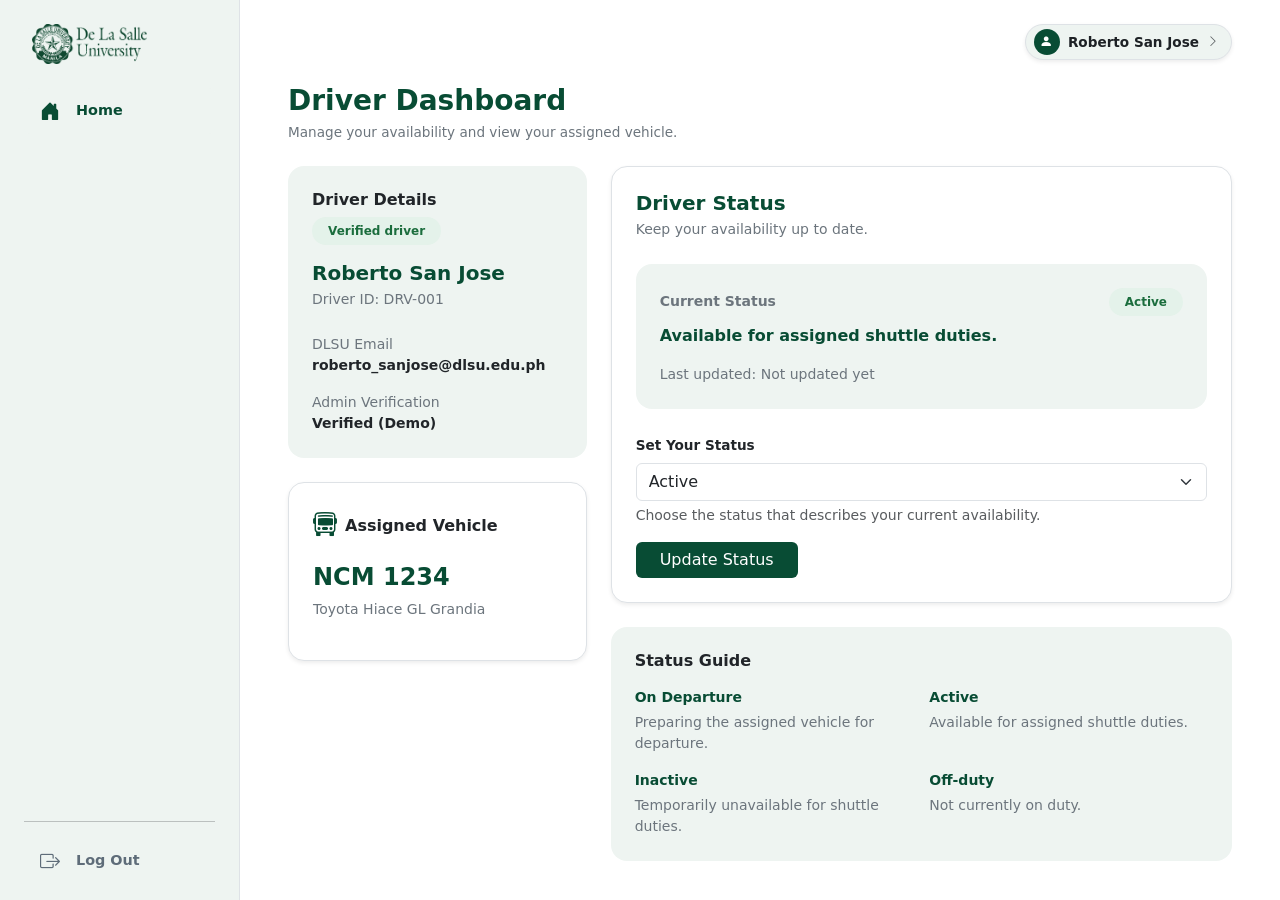
<file: driver-home.html>
<!DOCTYPE html>
<html lang="en">
<head>
    <meta charset="UTF-8">
    <meta name="viewport" content="width=device-width, initial-scale=1">
    <link rel="stylesheet" href="assets/css/bootstrap.min.css">
    <link rel="stylesheet" href="assets/css/bootstrap-icons.css">
    <link rel="stylesheet" href="assets/css/styles.css">
    <title>Driver Dashboard - Arrows Express Booking App</title>
</head>
<body class="dashboard-body driver-body bg-white">

<div class="container-fluid p-0">
    <div class="d-flex driver-layout">
        <!-- DESKTOP SIDEBAR -->
        <aside class="sidebar d-none d-lg-flex flex-column border-end p-3 pt-4">
            <div class="mb-4 px-3">
                <img src="assets/images/logo.png"
                     alt="DLSU Logo"
                     class="img-fluid"
                     style="max-height: 40px;">
            </div>

            <nav class="nav flex-column gap-1 mb-auto px-2"
                 aria-label="Driver navigation">
                <a href="driver-home.html"
                   class="nav-link nav-item-active rounded px-3 py-2 d-flex align-items-center fw-semibold mb-1"
                   aria-current="page">
                    <i class="bi bi-house-door-fill me-3 fs-5" aria-hidden="true"></i>
                    Home
                </a>

            </nav>

            <div class="px-2">
                <hr class="my-3 opacity-25">
                <a href="index.html"
                   class="nav-link nav-item-default rounded px-3 py-2 d-flex align-items-center fw-semibold">
                    <i class="bi bi-box-arrow-right me-3 fs-5" aria-hidden="true"></i>
                    Log Out
                </a>
            </div>
        </aside>

        <!-- MAIN CONTENT AREA -->
        <main class="driver-main flex-grow-1 p-4 px-xl-5">
            <!-- PAGE HEADER -->
            <header class="dashboard-header d-flex flex-wrap justify-content-between align-items-center gap-2 mb-4 position-relative z-2">
                <img src="assets/images/logo.png"
                     alt="DLSU Logo"
                     class="dashboard-logo d-lg-none">

                <div class="ms-auto d-flex align-items-center gap-2">
                    <a href="#driver-details"
                       class="dashboard-account btn btn-white border rounded-pill py-1 px-2 d-flex align-items-center shadow-sm text-decoration-none">
                        <span class="dashboard-user-avatar me-2">
                            <i class="bi bi-person-fill" aria-hidden="true"></i>
                        </span>
                        <span class="fw-semibold me-2" data-driver-name>Roberto San Jose</span>
                        <i class="bi bi-chevron-right text-muted small me-1" aria-hidden="true"></i>
                    </a>

                    <a href="index.html"
                       class="btn btn-sm btn-light border d-lg-none"
                       aria-label="Log out">
                        <i class="bi bi-box-arrow-right" aria-hidden="true"></i>
                    </a>
                </div>
            </header>

            <h1 class="fs-3 fw-bold text-dlsu-green mb-1">Driver Dashboard</h1>
            <p class="text-secondary mb-4">
                Manage your availability and view your assigned vehicle.
            </p>

            <noscript>
                <p class="alert alert-warning">
                    Enable JavaScript to update your demo driver status.
                </p>
            </noscript>

            <div class="row g-4 align-items-start">
                <div class="col-12 col-xl-4">
                    <!-- VERIFIED MOCK DRIVER -->
                    <section id="driver-details"
                             class="bg-dlsu-light rounded-4 p-4 mb-4"
                             aria-labelledby="driver-details-heading">
                        <div class="d-flex flex-wrap justify-content-between align-items-center gap-2 mb-3">
                            <h2 id="driver-details-heading"
                                class="fs-6 fw-bold mb-0">
                                Driver Details
                            </h2>
                            <span id="driver-verification-badge" class="badge bg-success-subtle text-success rounded-pill px-3 py-2">
                                Verified driver
                            </span>
                        </div>

                        <h3 class="fs-5 fw-bold text-dlsu-green mb-1" data-driver-name>
                            Roberto San Jose
                        </h3>
                        <p class="small text-secondary mb-4">Driver ID: <span id="driver-number">DRV-001</span></p>

                        <dl class="small driver-detail-list mb-0">
                            <dt class="text-secondary fw-normal">DLSU Email</dt>
                            <dd id="driver-email" class="fw-semibold">
                                roberto_sanjose@dlsu.edu.ph
                            </dd>

                            <dt class="text-secondary fw-normal">
                                Admin Verification
                            </dt>
                            <dd id="driver-verification-details" class="fw-semibold mb-0">Verified (Demo)</dd>
                        </dl>
                    </section>

                    <!-- ASSIGNED VEHICLE IS READ-ONLY -->
                    <section id="assigned-vehicle"
                             class="card border rounded-4 p-4 shadow-sm"
                             aria-labelledby="assigned-vehicle-heading">
                        <div class="d-flex align-items-center gap-2 mb-3">
                            <i class="bi bi-bus-front fs-4 text-dlsu-green" aria-hidden="true"></i>
                            <h2 id="assigned-vehicle-heading"
                                class="fs-6 fw-bold mb-0">
                                Assigned Vehicle
                            </h2>
                        </div>

                        <p id="driver-vehicle-plate" class="fs-4 fw-bold text-dlsu-green mb-1">NCM 1234</p>
                        <p id="driver-vehicle-type" class="small text-secondary mb-3">Loading vehicle...</p>
                    </section>
                </div>

                <div class="col-12 col-xl-8">
                    <!-- DRIVER STATUS CONTROLS -->
                    <section id="driver-status"
                             class="card border rounded-4 p-3 p-md-4 shadow-sm mb-4"
                             aria-labelledby="driver-status-heading">
                        <h2 id="driver-status-heading"
                            class="fs-5 fw-bold text-dlsu-green mb-1">
                            Driver Status
                        </h2>
                        <p class="small text-secondary mb-4">
                            Keep your availability up to date.
                        </p>

                        <div class="bg-dlsu-light rounded-4 p-3 p-md-4 mb-4">
                            <div class="d-flex flex-wrap justify-content-between align-items-center gap-3 mb-2">
                                <span class="small fw-semibold text-secondary">
                                    Current Status
                                </span>
                                <span id="driver-status-badge"
                                      class="badge bg-success-subtle text-success rounded-pill px-3 py-2">
                                    Active
                                </span>
                            </div>

                            <p id="driver-status-description"
                               class="fw-semibold text-dlsu-green mb-3">
                                Available for assigned shuttle duties.
                            </p>

                            <p class="small text-secondary mb-0">
                                Last updated:
                                <span id="driver-status-updated">Not updated yet</span>
                            </p>
                        </div>

                        <div id="driver-status-message"
                             class="alert d-none"
                             role="status"
                             aria-live="polite"
                             aria-atomic="true"></div>

                        <form id="driver-status-form" novalidate>
                            <div class="mb-3">
                                <label for="driver-status-select"
                                       class="form-label fw-semibold">
                                    Set Your Status
                                </label>

                                <select id="driver-status-select"
                                        name="driverStatus"
                                        class="form-select"
                                        aria-describedby="driver-status-help driver-status-error"
                                        required disabled>
                                    <option value="on-departure">On Departure</option>
                                    <option value="active" selected>Active</option>
                                    <option value="inactive">Inactive</option>
                                    <option value="off-duty">Off-duty</option>
                                </select>

                                <div id="driver-status-error"
                                     class="invalid-feedback"></div>

                                <div id="driver-status-help" class="form-text">
                                    Choose the status that describes your current availability.
                                </div>
                            </div>

                            <button type="submit"
                                    id="driver-status-button"
                                    class="btn btn-dlsu-green px-4"
                                    disabled>
                                Update Status
                            </button>
                        </form>
                    </section>

                    <!-- STATUS DEFINITIONS FROM THE PROPOSAL -->
                    <section class="bg-dlsu-light rounded-4 p-3 p-md-4"
                             aria-labelledby="driver-status-guide-heading">
                        <h2 id="driver-status-guide-heading"
                            class="fs-6 fw-bold mb-3">
                            Status Guide
                        </h2>

                        <dl class="row g-3 small mb-0">
                            <div class="col-12 col-md-6">
                                <dt class="text-dlsu-green mb-1">On Departure</dt>
                                <dd class="text-secondary mb-0">
                                    Preparing the assigned vehicle for departure.
                                </dd>
                            </div>

                            <div class="col-12 col-md-6">
                                <dt class="text-dlsu-green mb-1">Active</dt>
                                <dd class="text-secondary mb-0">
                                    Available for assigned shuttle duties.
                                </dd>
                            </div>

                            <div class="col-12 col-md-6">
                                <dt class="text-dlsu-green mb-1">Inactive</dt>
                                <dd class="text-secondary mb-0">
                                    Temporarily unavailable for shuttle duties.
                                </dd>
                            </div>

                            <div class="col-12 col-md-6">
                                <dt class="text-dlsu-green mb-1">Off-duty</dt>
                                <dd class="text-secondary mb-0">
                                    Not currently on duty.
                                </dd>
                            </div>
                        </dl>
                    </section>
                </div>
            </div>
        </main>
    </div>
</div>

<!-- MOBILE NAVIGATION -->
<nav class="d-lg-none fixed-bottom bg-white border-top shadow-lg pb-safe z-3"
     aria-label="Mobile driver navigation">
    <div class="d-flex justify-content-around align-items-center py-2">
        <a href="driver-home.html"
           class="dashboard-mobile-item text-decoration-none text-dlsu-green fw-bold"
           aria-current="page">
            <i class="bi bi-house-door-fill fs-5" aria-hidden="true"></i>
            <span>Home</span>
        </a>

        <a href="#driver-status"
           class="dashboard-mobile-item text-decoration-none text-muted">
            <i class="bi bi-toggle-on fs-5" aria-hidden="true"></i>
            <span>Status</span>
        </a>

        <a href="#assigned-vehicle"
           class="dashboard-mobile-item text-decoration-none text-muted">
            <i class="bi bi-bus-front fs-5" aria-hidden="true"></i>
            <span>Vehicle</span>
        </a>

    </div>
</nav>

<script src="assets/js/bootstrap.bundle.min.js"></script>
<script src="assets/js/booking-lifecycle.js"></script>
<script src="assets/js/driver-home.js"></script>
<script src="assets/js/theme-toggle.js"></script>
</body>
</html>
</file>
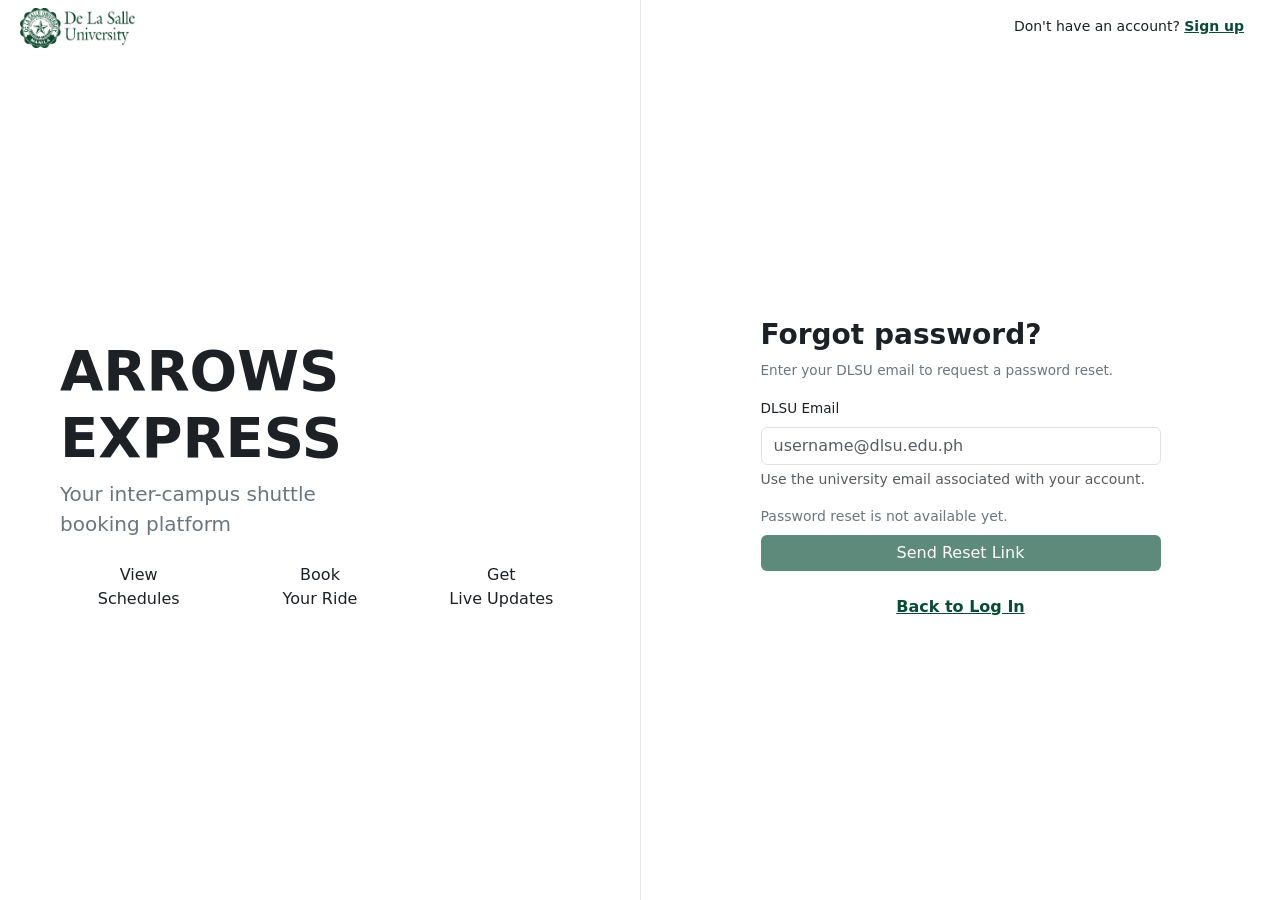
<file: forgot-password.html>
<!DOCTYPE html>
<html lang="en">
    <head>
        <meta charset="UTF-8">
        <meta name="viewport" content="width=device-width, initial-scale=1">

        <link rel="stylesheet" href="assets/css/bootstrap.min.css">
        <link rel="stylesheet" href="assets/css/styles.css">

        <title>Forgot Password - Arrows Express Booking App</title>
    </head>

    <body class="forgot-password-body">
        <div class="container-fluid">
            <div class="row min-vh-100">
                <!-- LEFT SIDE -->
                <div class="col-lg-6 d-none d-lg-flex flex-column">
                    <div class="pt-2 ps-2">
                        <img src="assets/images/logo.png" alt="De La Salle University" class="logo-slot">
                    </div>

                    <div class="my-auto px-5 py-4">
                        <h1 class="display-4 fw-bold">ARROWS<br/>EXPRESS</h1>
                        <p class="lead text-secondary">Your inter-campus shuttle<br/>booking platform</p>

                        <div class="row text-center mt-4">
                            <div class="col-4">View<br/>Schedules</div>
                            <div class="col-4">Book<br/>Your Ride</div>
                            <div class="col-4">Get<br/>Live Updates</div>
                        </div>
                    </div>
                </div>

                <!-- RIGHT SIDE -->
                <main class="col-12 col-lg-6 d-flex flex-column divider">
                    <div class="d-flex justify-content-between align-items-center gap-3 pt-3 px-3 px-lg-4">
                        <img src="assets/images/logo.png" alt="De La Salle University" class="logo-slot d-lg-none">
                        <small class="ms-auto text-end">Don't have an account? <a href="signup.html" class="fw-semibold forgot-password-link">Sign up</a></small>
                    </div>

                    <div class="my-auto px-3 px-sm-4 px-lg-5 py-4">
                        <div class="mx-auto forgot-password-form-container">
                            <h2 class="fw-bold">Forgot password?</h2>
                            <p class="text-secondary">Enter your DLSU email to request a password reset.</p>

                            <!-- Frontend layout only. Password recovery is not enabled yet. -->
                            <form method="post">
                                <div class="mb-3">
                                    <label for="recovery-email" class="form-label">DLSU Email</label>
                                    <input type="email" class="form-control" id="recovery-email" name="email"
                                           placeholder="username@dlsu.edu.ph" autocomplete="email"
                                           autocapitalize="none" spellcheck="false"
                                           aria-describedby="recovery-email-help">
                                    <div id="recovery-email-help" class="form-text">Use the university email associated with your account.</div>
                                </div>

                                <p id="recovery-note" class="small text-secondary mb-2">Password reset is not available yet.</p>
                                <button type="submit" class="btn btn-dlsu-green w-100" aria-describedby="recovery-note" disabled>Send Reset Link</button>
                            </form>

                            <div class="text-center mt-4">
                                <a href="index.html" class="fw-semibold forgot-password-link">Back to Log In</a>
                            </div>
                        </div>
                    </div>
                </main>
            </div>
        </div>

        <script src="assets/js/theme-toggle.js"></script>
    </body>
</html>
</file>
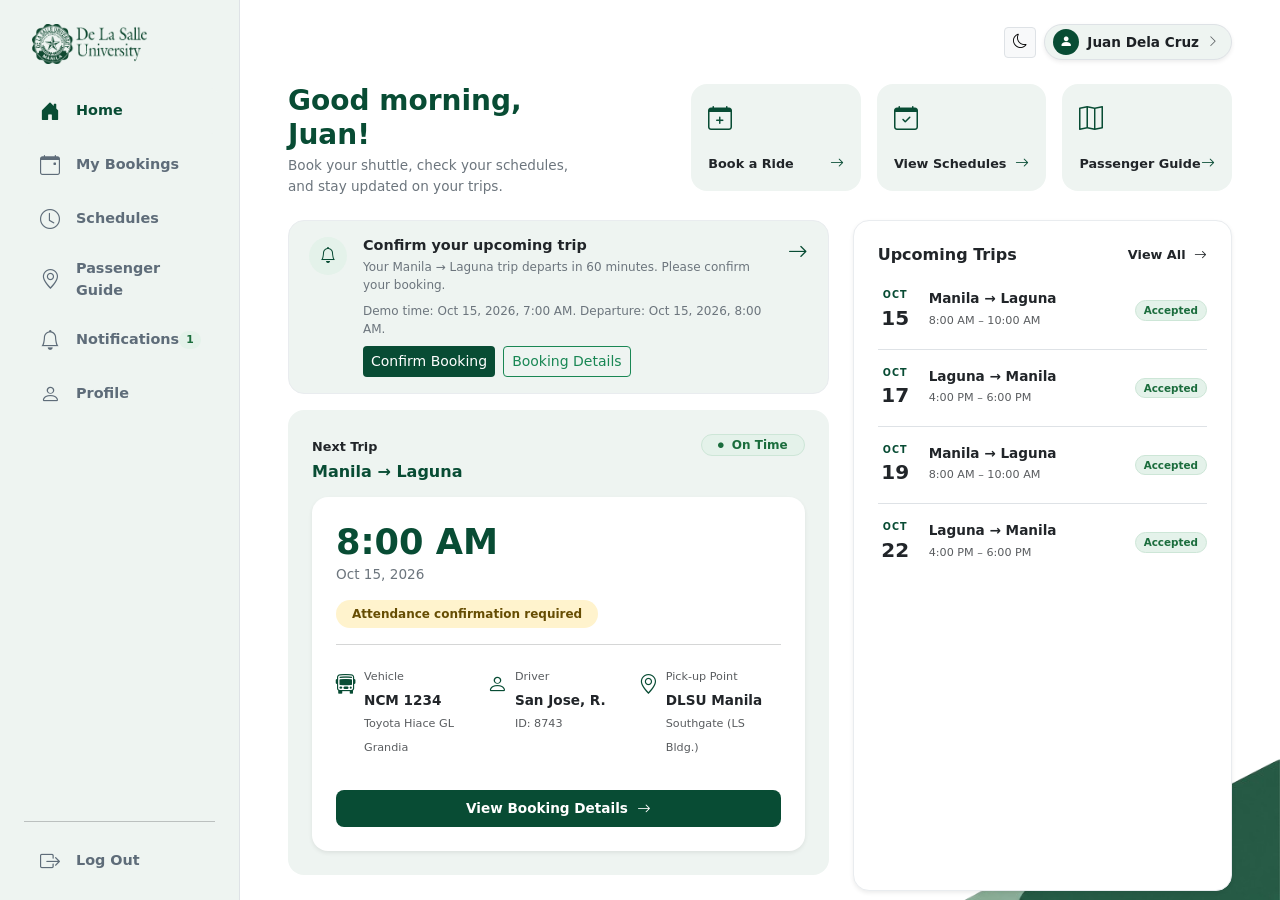
<file: home.html>
<!DOCTYPE html>
<html lang="en">
<head>
    <meta charset="UTF-8">
    <meta name="viewport" content="width=device-width, initial-scale=1">

    <link rel="stylesheet" href="assets/css/bootstrap.min.css">
    <link rel="stylesheet" href="assets/css/bootstrap-icons.css">
    <link rel="stylesheet" href="assets/css/styles.css">

    <title>Passenger Dashboard - Arrows Express Booking App</title>
</head>
<body class="dashboard-body bg-white">

<div class="container-fluid p-0">
    <div class="d-flex vh-100 overflow-hidden">

        <!-- DESKTOP SIDEBAR -->
        <aside class="sidebar d-none d-lg-flex flex-column border-end p-3 pt-4">
            <div class="mb-4 px-3">
                <img src="assets/images/logo.png"
                     alt="DLSU Logo"
                     class="img-fluid"
                     style="max-height: 40px;">
            </div>

            <nav class="nav flex-column gap-1 mb-auto px-2" aria-label="Passenger navigation">
                <a href="home.html"
                   class="nav-link nav-item-active rounded px-3 py-2 d-flex align-items-center fw-semibold mb-1"
                   aria-current="page">
                    <i class="bi bi-house-door-fill me-3 fs-5" aria-hidden="true"></i>
                    Home
                </a>

                <a href="my-bookings.html#my-bookings"
                   class="nav-link nav-item-default rounded px-3 py-2 d-flex align-items-center fw-semibold mb-1">
                    <i class="bi bi-calendar-event me-3 fs-5" aria-hidden="true"></i>
                    My Bookings
                </a>

                <a href="schedules.html"
                   class="nav-link nav-item-default rounded px-3 py-2 d-flex align-items-center fw-semibold mb-1"
                   style="font-size: 0.9rem;">
                    <i class="bi bi-clock me-3 fs-5"></i>
                    Schedules
                </a>

                <a href="routes-and-maps.html"
                   class="nav-link nav-item-default rounded px-3 py-2 d-flex align-items-center fw-semibold mb-1"
                   style="font-size: 0.9rem;">
                    <i class="bi bi-geo-alt me-3 fs-5"></i>
                    Passenger Guide
                </a>

                <a href="notifications.html"
                   class="nav-link nav-item-default rounded px-3 py-2 d-flex align-items-center fw-semibold mb-1"
                   data-notification-link>
                    <i class="bi bi-bell me-3 fs-5" aria-hidden="true"></i>
                    Notifications
                    <span class="badge bg-success-subtle text-success rounded-pill ms-auto"
                          data-notification-count hidden>0</span>
                </a>

                <a href="profile.html"
                   class="nav-link nav-item-default rounded px-3 py-2 d-flex align-items-center fw-semibold mb-1">
                    <i class="bi bi-person me-3 fs-5" aria-hidden="true"></i>
                    Profile
                </a>
            </nav>

            <div class="px-2">
                <hr class="my-3 opacity-25">

                <a href="index.html"
                   class="nav-link nav-item-default rounded px-3 py-2 d-flex align-items-center fw-semibold"
                   style="font-size: 0.9rem;">
                    <i class="bi bi-box-arrow-right me-3 fs-5"></i>
                    Log Out
                </a>
            </div>
        </aside>

        <!-- MAIN CONTENT AREA -->
        <main class="main-content flex-grow-1 p-4 px-xl-5 pt-xl-4 position-relative overflow-y-auto">

            <!-- TOP HEADER -->
            <header class="dashboard-header d-flex flex-wrap justify-content-between align-items-center gap-2 mb-4 position-relative z-2">
                <img src="assets/images/logo.png"
                     alt="DLSU Logo"
                     class="dashboard-logo d-lg-none">

                <div class="ms-auto d-flex align-items-center gap-2 notification-header-actions">

            <button type="button" id="themeToggle" class="btn btn-sm btn-light border" aria-label="Toggle theme" aria-pressed="false">
                <i class="bi bi-moon" aria-hidden="true"></i>
            </button>
            <!-- MOBILE NOTIFICATIONS -->
            <a href="notifications.html"
            class="notification-bell btn btn-white border rounded-circle d-lg-none"
            aria-label="Notifications"
            data-notification-link>
                <i class="bi bi-bell fs-5" aria-hidden="true"></i>
                <span class="notification-count badge bg-success rounded-pill"
                    data-notification-count hidden>0</span>
            </a>

                    <!-- PROFILE LINK -->
                    <a href="profile.html"
                       class="dashboard-account btn btn-white border rounded-pill py-1 px-2 d-flex align-items-center shadow-sm text-decoration-none">
                        <span class="dashboard-user-avatar me-2">
                            <i class="bi bi-person-fill" aria-hidden="true"></i>
                        </span>
                        <span id="dashboard-user-name" class="fw-semibold me-2">Loading...</span>
                        <i class="bi bi-chevron-right text-muted small me-1" aria-hidden="true"></i>
                    </a>

                    <!-- MOBILE LOG OUT -->
                    <a href="index.html"
                       class="btn btn-sm btn-light border d-lg-none"
                       aria-label="Log out">
                        <i class="bi bi-box-arrow-right" aria-hidden="true"></i>
                    </a>
                </div>
            </header>

            <!-- GREETING SECTION & QUICK ACTIONS -->
            <div class="row mb-4 position-relative z-2">
                <div class="col-12 col-xl-5 mb-3 mb-xl-0 d-flex flex-column justify-content-center pe-xl-4">
                <h1 class="fs-3 fw-bold text-dlsu-green mb-1">
                    Good morning,<br><span id="dashboard-first-name">Loading...</span>!
                </h1>
                    <p class="text-secondary mb-0" style="font-size: 0.85rem;">
                        Book your shuttle, check your schedules,<br>
                        and stay updated on your trips.
                    </p>
                </div>

                <div class="col-12 col-xl-7">
                    <div class="row g-3">

                        <!-- BOOK A RIDE -->
                        <div class="col-12 col-md-4">
                            <a href="my-bookings.html" class="text-decoration-none">
                                <div class="quick-action-card rounded-4 p-3 d-flex flex-column h-100">
                                    <i class="bi bi-calendar-plus text-dlsu-green fs-4 mb-3"></i>
                                    <div class="d-flex justify-content-between align-items-center mt-auto">
                                        <span class="fw-bold text-dark" style="font-size: 0.8rem;">
                                            Book a Ride
                                        </span>
                                        <i class="bi bi-arrow-right text-dlsu-green fw-bold small"></i>
                                    </div>
                                </div>
                            </a>
                        </div>

                        <!-- VIEW SCHEDULES -->
                        <div class="col-12 col-md-4">
                            <a href="schedules.html" class="text-decoration-none">
                                <div class="quick-action-card rounded-4 p-3 d-flex flex-column h-100">
                                    <i class="bi bi-calendar-check text-dlsu-green fs-4 mb-3"></i>
                                    <div class="d-flex justify-content-between align-items-center mt-auto">
                                        <span class="fw-bold text-dark" style="font-size: 0.8rem;">
                                            View Schedules
                                        </span>
                                        <i class="bi bi-arrow-right text-dlsu-green fw-bold small"></i>
                                    </div>
                                </div>
                            </a>
                        </div>

                        <!-- ROUTES & MAPS -->
                        <div class="col-12 col-md-4">
                            <a href="routes-and-maps.html" class="text-decoration-none">
                                <div class="quick-action-card rounded-4 p-3 d-flex flex-column h-100">
                                    <i class="bi bi-map text-dlsu-green fs-4 mb-3"></i>
                                    <div class="d-flex justify-content-between align-items-center mt-auto">
                                        <span class="fw-bold text-dark" style="font-size: 0.8rem;">
                                            Passenger Guide
                                        </span>
                                        <i class="bi bi-arrow-right text-dlsu-green fw-bold small"></i>
                                    </div>
                                </div>
                            </a>
                        </div>

                    </div>
                </div>
            </div>

            <div class="row g-4 position-relative z-2">

                <!-- IMPORTANT REMINDERS & NEXT TRIP -->
                <div class="col-12 col-xl-7 d-flex flex-column">

            <!-- BOOKING CONFIRMATION REMINDER -->
            <section id="booking-confirmation-reminder"
                    class="bg-dlsu-light border rounded-4 p-3 mb-3 border-light-subtle"
                    aria-labelledby="booking-reminder-title"
                    hidden>

                <div class="d-flex align-items-start gap-3 px-1">
                    <div class="notification-icon bg-success-subtle rounded-circle">
                        <i class="bi bi-bell text-dlsu-green fs-6" aria-hidden="true"></i>
                    </div>

                    <div class="notification-copy flex-grow-1">
                        <h2 id="booking-reminder-title"
                            class="notification-reminder-title fw-bold text-dark mb-1">
                            Loading reminder...
                        </h2>

                        <p id="booking-reminder-text"
                        class="notification-reminder-text text-secondary mb-2">
                            Loading trip details...
                        </p>

                        <p id="booking-reminder-time"
                        class="notification-reminder-text text-secondary mb-2"></p>

                        <div class="notification-actions d-flex flex-wrap gap-2">
                            <button type="button"
                                    class="btn btn-dlsu-green btn-sm"
                                    data-confirm-booking>
                                Confirm Booking
                            </button>

                            <a id="booking-reminder-details"
                            href="my-bookings.html"
                            class="btn btn-outline-success btn-sm">
                                Booking Details
                            </a>
                        </div>
                    </div>

                    <a href="notifications.html"
                    class="text-dlsu-green"
                    aria-label="View all notifications">
                        <i class="bi bi-arrow-right fw-bold fs-5" aria-hidden="true"></i>
                    </a>
                </div>
            </section>

                    <!-- CONFIRMATION FEEDBACK -->
                    <div id="notification-feedback"
                         class="alert d-none"
                         role="status"
                         aria-live="polite"
                         aria-atomic="true"
                         tabindex="-1"></div>

                    <!-- NEXT TRIP -->
                    <div class="bg-dlsu-light rounded-4 p-3 p-xl-4 mb-3 d-flex flex-column">
                        <div class="d-flex justify-content-between align-items-start mb-3">
                            <div>
                                <span class="text-dark fw-bold" style="font-size: 0.8rem;">
                                    Next Trip
                                </span>

                            <h5 id="next-trip-route"
                                class="fw-bold text-dlsu-green mt-1 mb-0 fs-6">
                                Loading...
                            </h5>
                            </div>

                        <span class="badge bg-success-subtle text-success rounded-pill px-3 py-1 fw-semibold border border-success-subtle"
                            style="font-size: 0.75rem;">
                            <i class="bi bi-circle-fill me-1"
                            style="font-size: 0.35rem; vertical-align: middle;"
                            aria-hidden="true"></i>
                            <span id="next-trip-status">Loading...</span>
                        </span>
                        </div>

                        <div class="bg-white rounded-4 p-3 p-xl-4 shadow-sm">
                        <h1 id="next-trip-time"
                            class="fw-bold text-dlsu-green mb-0"
                            style="font-size: 2.2rem;">
                            Loading...
                        </h1>

                        <p id="next-trip-date"
                        class="text-secondary mb-3"
                        style="font-size: 0.85rem;">
                            Loading...
                        </p>

                            <span id="next-trip-confirmation"
                                class="badge bg-secondary-subtle text-secondary-emphasis rounded-pill px-3 py-2">
                                Loading attendance status...
                            </span>

                            <hr class="text-muted opacity-25 my-3">

                            <div class="row g-2 my-2">

                                <!-- VEHICLE -->
                                <div class="col-12 col-md-4 d-flex align-items-start">
                                    <i class="bi bi-bus-front text-dlsu-green fs-5 me-2"></i>
                                    <div>
                                        <small class="text-muted d-block mb-1" style="font-size: 0.7rem;">
                                            Vehicle
                                        </small>
                                    <span id="next-trip-plate"
                                        class="fw-bold text-dark d-block"
                                        style="font-size: 0.85rem;">
                                        Loading...
                                    </span>
                                    <small id="next-trip-vehicle"
                                        class="text-muted"
                                        style="font-size: 0.7rem;">
                                        Loading...
                                    </small>
                                    </div>
                                </div>

                                <!-- DRIVER -->
                                <div class="col-12 col-md-4 d-flex align-items-start">
                                    <i class="bi bi-person text-dlsu-green fs-5 me-2"></i>
                                    <div>
                                        <small class="text-muted d-block mb-1" style="font-size: 0.7rem;">
                                            Driver
                                        </small>
                                    <span id="next-trip-driver"
                                        class="fw-bold text-dark d-block"
                                        style="font-size: 0.85rem;">
                                        Loading...
                                    </span>
                                    <small id="next-trip-driver-id"
                                        class="text-muted"
                                        style="font-size: 0.7rem;">
                                        Loading...
                                    </small>
                                    </div>
                                </div>

                                <!-- PICK-UP POINT -->
                                <div class="col-12 col-md-4 d-flex align-items-start">
                                    <i class="bi bi-geo-alt text-dlsu-green fs-5 me-2"></i>
                                    <div>
                                        <small class="text-muted d-block mb-1" style="font-size: 0.7rem;">
                                            Pick-up Point
                                        </small>
                                    <span id="next-trip-pickup-campus"
                                        class="fw-bold text-dark d-block"
                                        style="font-size: 0.85rem;">
                                        Loading...
                                    </span>
                                    <small id="next-trip-pickup"
                                        class="text-muted"
                                        style="font-size: 0.7rem;">
                                        Loading...
                                    </small>
                                    </div>
                                </div>

                            </div>

                            <a id="next-trip-details"
                            href="my-bookings.html"
                            class="btn btn-dlsu-green w-100 py-2 mt-4 rounded-3 fw-bold"
                            style="font-size: 0.85rem;">
                                View Booking Details
                                <i class="bi bi-arrow-right ms-1" aria-hidden="true"></i>
                            </a>
                        </div>
                    </div>
                </div>

<!-- UPCOMING TRIPS -->
<div class="col-12 col-xl-5 d-flex">
    <div class="card border rounded-4 p-4 shadow-sm border-light-subtle w-100 bg-white">
        <div class="d-flex justify-content-between align-items-center mb-4">
            <h6 class="fw-bold text-dark mb-0 fs-6">
                Upcoming Trips
            </h6>

            <a href="my-bookings.html#my-bookings"
               class="text-dark fw-bold text-decoration-none"
               style="font-size: 0.8rem;">
                View All
                <i class="bi bi-arrow-right ms-1" aria-hidden="true"></i>
            </a>
        </div>

        <!-- JavaScript fills this list using the shared booking data. -->
        <div id="dashboard-upcoming-list"
             class="d-flex flex-column"
             aria-live="polite"
             aria-busy="true">
            <p class="text-secondary small mb-0">
                Loading upcoming trips...
            </p>
        </div>

        <!-- Reusable layout for each upcoming booking. -->
        <template id="dashboard-upcoming-template">
            <div class="dashboard-upcoming-record d-flex align-items-center">
                <div class="text-center me-3" style="min-width: 35px;">
                    <small class="dashboard-trip-month text-dlsu-green fw-bold d-block"
                           style="font-size: 0.6rem; letter-spacing: 1px;"></small>

                    <span class="dashboard-trip-day fs-5 fw-bold text-dark"></span>
                </div>

                <div class="flex-grow-1">
                    <h6 class="dashboard-trip-route fw-bold text-dark mb-0"
                        style="font-size: 0.85rem;"></h6>

                    <small class="dashboard-trip-time text-muted"
                           style="font-size: 0.7rem;"></small>
                </div>

                <div class="ms-1 d-flex align-items-center">
                    <span class="dashboard-trip-status badge rounded-pill px-2 py-1"
                          style="font-size: 0.65rem;"></span>
                </div>
            </div>
        </template>
    </div>
</div>
            </div>

            <!-- DECORATIVE BACKGROUND -->
            <img src="assets/images/wave-bg.png"
                 alt=""
                 class="position-absolute bottom-0 end-0 d-none d-lg-block"
                 style="width: 320px; opacity: 0.9; z-index: 0; pointer-events: none;">

        </main>
    </div>
</div>

<!-- MOBILE NAVIGATION -->
<nav class="d-lg-none fixed-bottom bg-white border-top shadow-lg pb-safe z-3"
     aria-label="Mobile passenger navigation">
    <div class="d-flex justify-content-around align-items-center py-2">
        <a href="home.html"
           class="dashboard-mobile-item text-decoration-none text-dlsu-green fw-bold"
           aria-current="page">
            <i class="bi bi-house-door-fill fs-5" aria-hidden="true"></i>
            <span>Home</span>
        </a>

        <a href="my-bookings.html"
           class="dashboard-mobile-item text-decoration-none text-muted">
            <i class="bi bi-calendar-plus fs-5" aria-hidden="true"></i>
            <span>Book</span>
        </a>

        <a href="my-bookings.html#my-bookings"
           class="dashboard-mobile-item text-decoration-none text-muted">
            <i class="bi bi-calendar-event fs-5" aria-hidden="true"></i>
            <span>My Bookings</span>
        </a>

        <a href="schedules.html"
           class="dashboard-mobile-item text-decoration-none text-muted">
            <i class="bi bi-clock fs-5" aria-hidden="true"></i>
            <span>Schedules</span>
        </a>

        <a href="routes-and-maps.html"
           class="dashboard-mobile-item text-decoration-none text-muted">
            <i class="bi bi-geo-alt fs-5" aria-hidden="true"></i>
            <span>Passenger Guide</span>
        </a>
    </div>
</nav>

<script src="assets/js/bootstrap.bundle.min.js"></script>
<script src="assets/js/booking-lifecycle.js"></script>
<script src="assets/js/notifications.js"></script>
<script src="assets/js/home.js"></script>
<script src="assets/js/theme-toggle.js"></script>

</body>
</html>
</file>
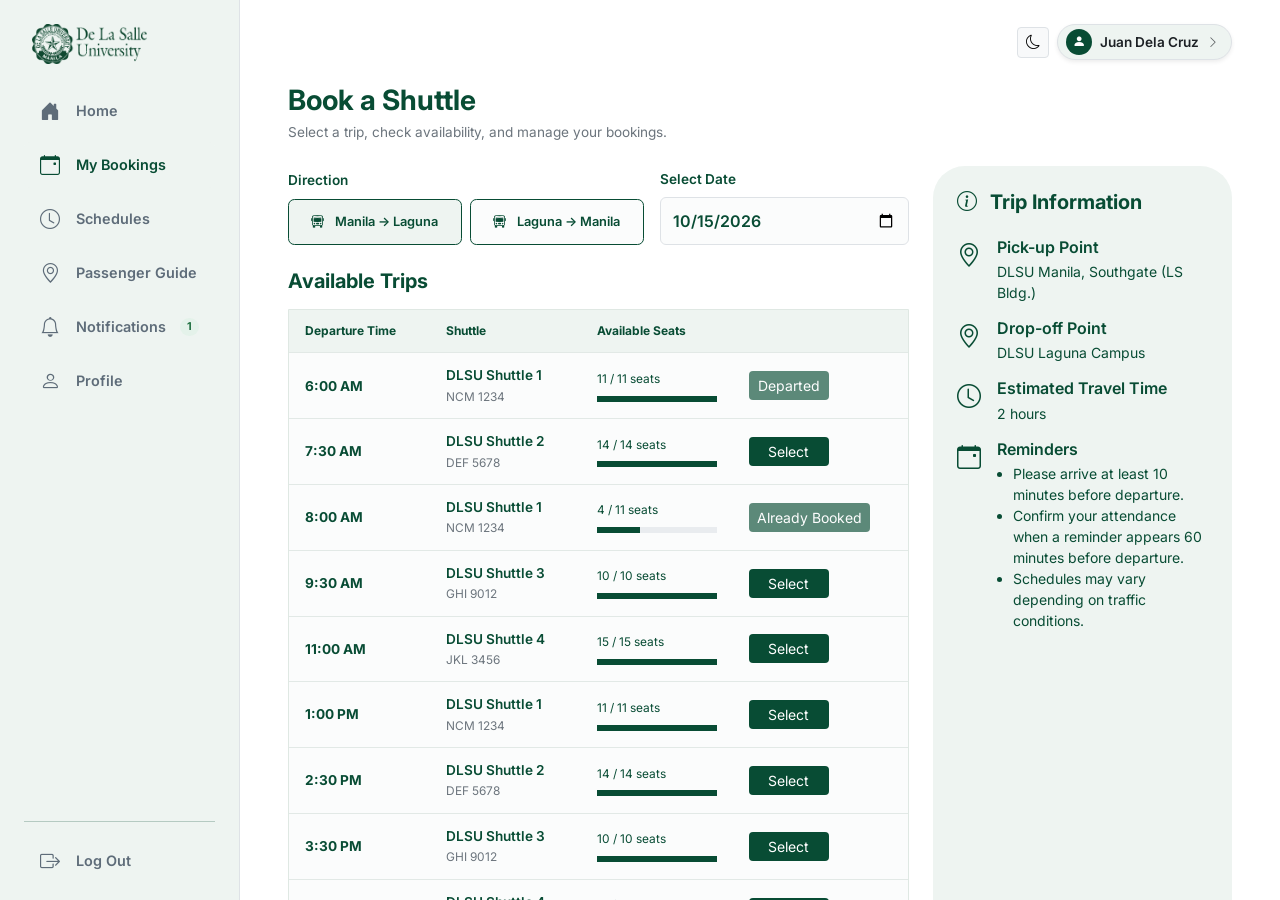
<file: my-bookings.html>
<!DOCTYPE html>
<html lang="en">
<head>
    <meta charset="UTF-8">
    <meta name="viewport" content="width=device-width, initial-scale=1">
    <link rel="stylesheet" href="assets/css/bootstrap.min.css">
    <link rel="stylesheet" href="assets/css/bootstrap-icons.css">
    <link rel="stylesheet" href="assets/css/styles.css">

    <title>Book a Shuttle - Arrows Express Booking App</title>
</head>
<body class="dashboard-body bookings-body bg-white">

<div class="container-fluid p-0">
    <div class="d-flex bookings-layout">
        <!-- DESKTOP SIDEBAR -->
        <aside class="sidebar bookings-sidebar d-none d-lg-flex flex-column border-end p-3 pt-4">
            <div class="mb-4 px-3">
                <img src="assets/images/logo.png" alt="DLSU Logo" class="img-fluid bookings-logo">
            </div>

            <nav class="nav flex-column gap-1 mb-auto px-2" aria-label="Passenger navigation">
                <a href="home.html" class="nav-link nav-item-default rounded px-3 py-2 d-flex align-items-center fw-semibold mb-1">
                    <i class="bi bi-house-door-fill me-3 fs-5" aria-hidden="true"></i> Home
                </a>
                <a href="my-bookings.html" class="nav-link nav-item-active rounded px-3 py-2 d-flex align-items-center fw-semibold mb-1" aria-current="page">
                    <i class="bi bi-calendar-event me-3 fs-5" aria-hidden="true"></i> My Bookings
                </a>
                <a href="schedules.html" class="nav-link nav-item-default rounded px-3 py-2 d-flex align-items-center fw-semibold mb-1" style="font-size: 0.9rem;">
                    <i class="bi bi-clock me-3 fs-5"></i> Schedules
                </a>
                <a href="routes-and-maps.html"
                   class="nav-link nav-item-default rounded px-3 py-2 d-flex align-items-center fw-semibold mb-1"
                   style="font-size: 0.9rem;">
                    <i class="bi bi-geo-alt me-3 fs-5" aria-hidden="true"></i>
                    Passenger Guide
                </a>
                <a href="notifications.html"
                class="nav-link nav-item-default rounded px-3 py-2 d-flex align-items-center fw-semibold mb-1"
                data-notification-link>
                    <i class="bi bi-bell me-3 fs-5" aria-hidden="true"></i>
                    Notifications
                    <span class="badge bg-success-subtle text-success rounded-pill ms-auto"
                        data-notification-count hidden>0</span>
                </a>
                <a href="profile.html" class="nav-link nav-item-default rounded px-3 py-2 d-flex align-items-center fw-semibold mb-1">
                    <i class="bi bi-person me-3 fs-5" aria-hidden="true"></i> Profile
                </a>
            </nav>

            <div class="px-2">
                <hr class="my-3 opacity-25">
                <a href="index.html" class="nav-link nav-item-default rounded px-3 py-2 d-flex align-items-center fw-semibold">
                    <i class="bi bi-box-arrow-right me-3 fs-5" aria-hidden="true"></i> Log Out
                </a>
            </div>
        </aside>

        <!-- MAIN CONTENT AREA -->
        <main class="bookings-main flex-grow-1 p-3 p-md-4 px-xl-5">
            <!-- PAGE HEADER -->
            <header class="dashboard-header d-flex flex-wrap justify-content-between align-items-center gap-2 mb-4 position-relative z-2">
                <img src="assets/images/logo.png"
                     alt="DLSU Logo"
                     class="dashboard-logo d-lg-none">

                <div class="ms-auto d-flex align-items-center gap-2 notification-header-actions">
                    <button type="button" id="themeToggle" class="btn btn-sm btn-light border" aria-label="Toggle theme" aria-pressed="false">
                        <i class="bi bi-moon" aria-hidden="true"></i>
                    </button>
                    
                    <!-- MOBILE NOTIFICATIONS -->
                    <a href="notifications.html"
                       class="notification-bell btn btn-white border rounded-circle d-lg-none"
                       aria-label="Notifications"
                       data-notification-link>
                        <i class="bi bi-bell fs-5" aria-hidden="true"></i>
                        <span class="notification-count badge bg-success rounded-pill"
                              data-notification-count hidden>0</span>
                    </a>

                    <!-- PROFILE LINK -->
                    <a href="profile.html"
                       class="dashboard-account btn btn-white border rounded-pill py-1 px-2 d-flex align-items-center shadow-sm text-decoration-none">
                        <span class="dashboard-user-avatar me-2">
                            <i class="bi bi-person-fill" aria-hidden="true"></i>
                        </span>
                        <span class="fw-semibold me-2" data-passenger-name>
                            Loading...
                        </span>
                        <i class="bi bi-chevron-right text-muted small me-1"
                           aria-hidden="true"></i>
                    </a>

                    <!-- MOBILE LOG OUT -->
                    <a href="index.html"
                       class="btn btn-sm btn-light border d-lg-none"
                       aria-label="Log out">
                        <i class="bi bi-box-arrow-right" aria-hidden="true"></i>
                    </a>
                </div>
            </header>

            <h1 class="fs-3 fw-bold text-dlsu-green mb-1">Book a Shuttle</h1>
            <p class="text-secondary mb-4">Select a trip, check availability, and manage your bookings.</p>
            <div id="booking-message" class="alert d-none" role="status" aria-live="polite" aria-atomic="true"></div>

            <!-- TRIP SEARCH AND INFORMATION -->
            <div class="row g-4 mb-4" id="book-a-trip">
                <section class="col-12 col-xl-8" aria-labelledby="available-trips-heading">
                    <div class="row g-3 align-items-end mb-4">
                        <div class="col-12 col-md-7">
                            <span class="form-label fw-semibold d-block" id="direction-label">Direction</span>
                            <div class="d-flex gap-2" role="group" aria-labelledby="direction-label">
                                <button type="button"
                                        class="direction-button active"
                                        data-direction="manila-laguna"
                                        aria-pressed="true">
                                    <i class="bi bi-bus-front me-2" aria-hidden="true"></i>
                                    <span data-route-name="manila-laguna">Loading...</span>
                                </button>

                                <button type="button"
                                        class="direction-button"
                                        data-direction="laguna-manila"
                                        aria-pressed="false">
                                    <i class="bi bi-bus-front me-2" aria-hidden="true"></i>
                                    <span data-route-name="laguna-manila">Loading...</span>
                                </button>
                            </div>
                        </div>
                        <div class="col-12 col-md-5">
                            <label for="trip-date" class="form-label fw-semibold">Select Date</label>
                            <input type="date" class="form-control" id="trip-date" aria-describedby="trip-date-error">
                            <div class="invalid-feedback" id="trip-date-error">Choose today or a future date.</div>
                        </div>
                    </div>

                    <h2 class="fs-5 fw-bold text-dlsu-green mb-3" id="available-trips-heading">Available Trips</h2>
                    <div class="available-trips-panel">
                        <table class="table align-middle mb-0 available-trips-table">
                            <caption class="visually-hidden">Available shuttle trips for the selected direction and date</caption>
                            <thead>
                                <tr><th scope="col">Departure Time</th><th scope="col">Shuttle</th><th scope="col">Available Seats</th><th scope="col"><span class="visually-hidden">Action</span></th></tr>
                            </thead>
                            <tbody id="available-trip-list">
                                <tr><td colspan="4">Loading available trips...</td></tr>
                            </tbody>
                        </table>
                    </div>
                </section>

                <aside class="col-12 col-xl-4" aria-labelledby="trip-information-heading">
                    <div class="trip-information-panel h-100">
                        <h2 class="fs-5 fw-bold mb-4" id="trip-information-heading"><i class="bi bi-info-circle me-2" aria-hidden="true"></i> Trip Information</h2>
                        <div class="d-flex gap-3 mb-3">
                            <i class="bi bi-geo-alt fs-4" aria-hidden="true"></i>
                            <div>
                                <h3 class="fs-6 fw-semibold mb-1">Pick-up Point</h3>
                                <p class="small mb-0" id="trip-pickup">Loading...</p>
                            </div>
                        </div>
                        <div class="d-flex gap-3 mb-3">
                            <i class="bi bi-geo-alt fs-4" aria-hidden="true"></i>
                            <div>
                                <h3 class="fs-6 fw-semibold mb-1">Drop-off Point</h3>
                                <p class="small mb-0" id="trip-dropoff">Loading...</p>
                            </div>
                        </div>
                        <div class="d-flex gap-3 mb-3">
                            <i class="bi bi-clock fs-4" aria-hidden="true"></i>
                            <div>
                                <h3 class="fs-6 fw-semibold mb-1">Estimated Travel Time</h3>
                                <p class="small mb-0" id="trip-duration">Loading...</p>
                            </div>
                        </div>
                        <div class="d-flex gap-3">
                            <i class="bi bi-calendar-event fs-4" aria-hidden="true"></i>
                            <div>
                                <h3 class="fs-6 fw-semibold mb-1">Reminders</h3>
                                <ul class="small ps-3 mb-0">
                                    <li>Please arrive at least 10 minutes before departure.</li>
                                    <li>
                                        Confirm your attendance when a reminder appears
                                        <span id="trip-confirmation-minutes">...</span>
                                        minutes before departure.
                                    </li>
                                    <li>Schedules may vary depending on traffic conditions.</li>
                                </ul>
                            </div>
                        </div>
                    </div>
                </aside>
            </div>

            <!-- BOOKING HISTORY -->
            <section id="my-bookings" aria-labelledby="my-bookings-heading">
                <h2 class="fs-5 fw-bold text-dlsu-green mb-1" id="my-bookings-heading">My Bookings</h2>
                <p class="small text-secondary mb-3">View and manage all your shuttle bookings.</p>
                <p id="booking-loading" class="small text-secondary" role="status">Loading booking data...</p>

                <!-- BOOKING TABS -->
                <div class="nav nav-pills bookings-tabs mb-4" role="tablist" aria-label="Booking categories">
                    <button class="nav-link active" id="upcoming-tab" data-bs-toggle="pill" data-bs-target="#upcoming-panel" type="button" role="tab" aria-controls="upcoming-panel" aria-selected="true">Upcoming</button>
                    <button class="nav-link" id="completed-tab" data-bs-toggle="pill" data-bs-target="#completed-panel" type="button" role="tab" aria-controls="completed-panel" aria-selected="false">Completed</button>
                    <button class="nav-link" id="cancelled-tab" data-bs-toggle="pill" data-bs-target="#cancelled-panel" type="button" role="tab" aria-controls="cancelled-panel" aria-selected="false">Cancelled</button>
                </div>

                <noscript><p class="alert alert-warning">Enable JavaScript to view the sample bookings.</p></noscript>
                <div class="tab-content">
                    <section class="tab-pane fade show active" id="upcoming-panel" role="tabpanel" aria-labelledby="upcoming-tab" tabindex="0">
                        <div id="upcoming-list"></div>
                    </section>
                    <section class="tab-pane fade" id="completed-panel" role="tabpanel" aria-labelledby="completed-tab" tabindex="0">
                        <div id="completed-list"></div>
                    </section>
                    <section class="tab-pane fade" id="cancelled-panel" role="tabpanel" aria-labelledby="cancelled-tab" tabindex="0">
                        <div id="cancelled-list"></div>
                    </section>
                </div>
            </section>
        </main>
    </div>
</div>

<!-- MOBILE NAVIGATION -->
<nav class="d-lg-none fixed-bottom bg-white border-top shadow-lg pb-safe z-3"
     aria-label="Mobile passenger navigation">
    <div class="d-flex justify-content-around align-items-center py-2">
        <a href="home.html" class="dashboard-mobile-item text-decoration-none text-muted">
            <i class="bi bi-house-door-fill fs-5" aria-hidden="true"></i><span>Home</span>
        </a>

        <a href="#book-a-trip" class="dashboard-mobile-item text-decoration-none text-muted">
            <i class="bi bi-calendar-plus fs-5" aria-hidden="true"></i><span>Book</span>
        </a>

        <a href="my-bookings.html"
           class="dashboard-mobile-item text-decoration-none text-dlsu-green fw-bold"
           aria-current="page">
            <i class="bi bi-calendar-event fs-5" aria-hidden="true"></i><span>My Bookings</span>
        </a>
        
        <a href="schedules.html"
        class="dashboard-mobile-item text-decoration-none text-muted">
            <i class="bi bi-clock fs-5" aria-hidden="true"></i><span>Schedules</span>
        </a>

        <a href="routes-and-maps.html"
        class="dashboard-mobile-item text-decoration-none text-muted">
            <i class="bi bi-geo-alt fs-5" aria-hidden="true"></i><span>Passenger Guide</span>
        </a>
    </div>
</nav>

<!-- REUSABLE BOOKING CARD -->
<template id="booking-card-template">
    <article class="booking-record p-3">
        <div class="row g-3 align-items-center">
            <div class="col-auto">
                <div class="booking-date-block text-center px-1">
                    <span class="booking-month small fw-bold text-dlsu-green d-block"></span>
                    <span class="booking-day fs-4 fw-bold d-block"></span>
                    <span class="booking-year small text-secondary d-block"></span>
                </div>
            </div>
            <div class="col booking-card-info">
                <h3 class="booking-route fs-6 fw-bold mb-2"></h3>
                <p class="mb-1 small"><i class="bi bi-bus-front text-dlsu-green me-1" aria-hidden="true"></i><span class="booking-shuttle"></span></p>
                <p class="mb-1 small text-secondary"><i class="bi bi-clock me-1" aria-hidden="true"></i><span class="booking-time"></span></p>
                <p class="mb-0 small text-secondary"><i class="bi bi-geo-alt me-1" aria-hidden="true"></i><span class="booking-pickup"></span></p>
            </div>
            <div class="col-12 col-md-auto d-flex flex-wrap align-items-center gap-3">
                <span class="booking-status badge rounded-pill px-3 py-2"></span>
                <button type="button" class="booking-details-button btn btn-outline-success btn-sm" data-bs-toggle="modal" data-bs-target="#booking-details-modal">View Details</button>
            </div>
        </div>
    </article>
</template>

<!-- AVAILABLE TRIP ROW -->
<template id="trip-row-template">
    <tr>
        <td class="trip-time fw-bold" data-label="Departure"></td>
        <td data-label="Shuttle"><span class="trip-shuttle fw-semibold d-block"></span><span class="trip-plate small text-secondary"></span></td>
        <td data-label="Available Seats">
            <span class="trip-seats small d-block mb-2"></span>
                <div class="progress trip-seat-progress"
                 role="progressbar"
                 aria-label="Available seats"
                 aria-valuemin="0">
                <div class="progress-bar bg-dlsu-green"></div>
            </div>
        </td>
        <td class="trip-action"><button type="button" class="trip-select-button btn btn-dlsu-green btn-sm" data-bs-toggle="modal" data-bs-target="#trip-details-modal">Select</button></td>
    </tr>
</template>

<!-- TRIP BOOKING MODAL -->
<div class="modal fade" id="trip-details-modal" tabindex="-1" aria-labelledby="trip-details-title" aria-hidden="true">
    <div class="modal-dialog modal-dialog-centered">
        <div class="modal-content rounded-4">
            <div class="modal-header">
                <h2 class="modal-title fs-5 fw-bold" id="trip-details-title">Trip Details</h2>
                <button type="button" class="btn-close" data-bs-dismiss="modal" aria-label="Close"></button>
            </div>
            <div class="modal-body">
                <h3 class="fs-5 fw-bold text-dlsu-green" id="selected-route"></h3>
                <dl class="row small booking-detail-list mb-0">
                    <dt class="col-5">Date</dt><dd class="col-7" id="selected-date"></dd>
                    <dt class="col-5">Departure Time</dt><dd class="col-7" id="selected-time"></dd>
                    <dt class="col-5">Shuttle</dt><dd class="col-7" id="selected-shuttle"></dd>
                    <dt class="col-5">Pick-up Point</dt><dd class="col-7" id="selected-pickup"></dd>
                    <dt class="col-5">Drop-off Point</dt><dd class="col-7" id="selected-dropoff"></dd>
                    <dt class="col-5">Available Seats</dt><dd class="col-7" id="selected-seats"></dd>
                </dl>
                <p class="small text-secondary mb-0">This books a sample trip for this demo.</p>
                <div id="trip-booking-error" class="alert alert-danger mt-3 mb-0 d-none" role="alert"></div>
            </div>
            <div class="modal-footer">
                <button type="button" class="btn btn-light border" data-bs-dismiss="modal">Close</button>
                <button type="button" class="btn btn-dlsu-green" id="book-trip-button">Book Trip</button>
            </div>
        </div>
    </div>
</div>

<!-- BOOKING DETAILS MODAL -->
<div class="modal fade" id="booking-details-modal" tabindex="-1" aria-labelledby="booking-details-title" aria-hidden="true">
    <div class="modal-dialog modal-dialog-centered modal-dialog-scrollable">
        <div class="modal-content rounded-4">
            <div class="modal-header">
                <h2 class="modal-title fs-5 fw-bold" id="booking-details-title">Booking Details</h2>
                <button type="button" class="btn-close" data-bs-dismiss="modal" aria-label="Close"></button>
            </div>
            <div class="modal-body">
                <h3 id="detail-route" class="fs-5 fw-bold text-dlsu-green"></h3>
                <dl class="row small mb-0 booking-detail-list">
                    <dt class="col-5">Booking Reference</dt><dd class="col-7" id="detail-id"></dd>
                    <dt class="col-5">Date</dt><dd class="col-7" id="detail-date"></dd>
                    <dt class="col-5">Time</dt><dd class="col-7" id="detail-time"></dd>
                    <dt class="col-5">Booking Status</dt><dd class="col-7" id="detail-status"></dd>
                    <dt class="col-5">Attendance</dt>
                    <dd class="col-7" id="detail-attendance"></dd>
                    <dt class="col-5">Trip Status</dt><dd class="col-7" id="detail-trip-status"></dd>
                    <dt class="col-5">Shuttle</dt><dd class="col-7" id="detail-shuttle"></dd>
                    <dt class="col-5">Vehicle</dt><dd class="col-7" id="detail-vehicle"></dd>
                    <dt class="col-5">Driver</dt><dd class="col-7" id="detail-driver"></dd>
                    <dt class="col-5">Pick-up Point</dt><dd class="col-7" id="detail-pickup"></dd>
                    <dt class="col-5">Drop-off Point</dt><dd class="col-7" id="detail-dropoff"></dd>
                </dl>
                <div id="notification-feedback"
                     class="alert d-none mt-3"
                     role="status"
                     aria-live="polite"
                     aria-atomic="true"
                     tabindex="-1"></div>

                <div id="booking-actions" class="mt-3">
                    <p id="booking-action-note" class="small text-secondary">
                        Loading booking actions...
                    </p>

                    <div class="d-flex flex-wrap gap-2">
                        <button type="button"
                                id="confirm-booking-button"
                                class="btn btn-success"
                                aria-describedby="booking-action-note"
                                data-confirm-booking
                                hidden>
                            Confirm Booking
                        </button>

                        <button type="button"
                                id="cancel-booking-button"
                                class="btn btn-outline-danger"
                                aria-describedby="booking-action-note"
                                hidden>
                            Cancel Booking
                        </button>
                    </div>
                </div>
            </div>
            <div class="modal-footer">
                <button type="button" class="btn btn-light border" data-bs-dismiss="modal">Close</button>
            </div>
        </div>
    </div>
</div>

<!-- BOOKING SUCCESS NOTIFICATION -->
<div class="toast-container position-fixed top-0 end-0 p-3">
    <div id="booking-toast" class="toast text-bg-success border-0" role="status" aria-live="polite" aria-atomic="true">
        <div class="d-flex">
            <div class="toast-body" id="booking-toast-message"></div>
            <button type="button" class="btn-close btn-close-white me-2 m-auto" data-bs-dismiss="toast" aria-label="Close notification"></button>
        </div>
    </div>
</div>

<script src="assets/js/bootstrap.bundle.min.js"></script>
<script src="assets/js/booking-lifecycle.js"></script>
<script src="assets/js/notifications.js"></script>
<script src="assets/js/my-bookings.js"></script>
<script src="assets/js/theme-toggle.js"></script>
</body>
</html>
</file>
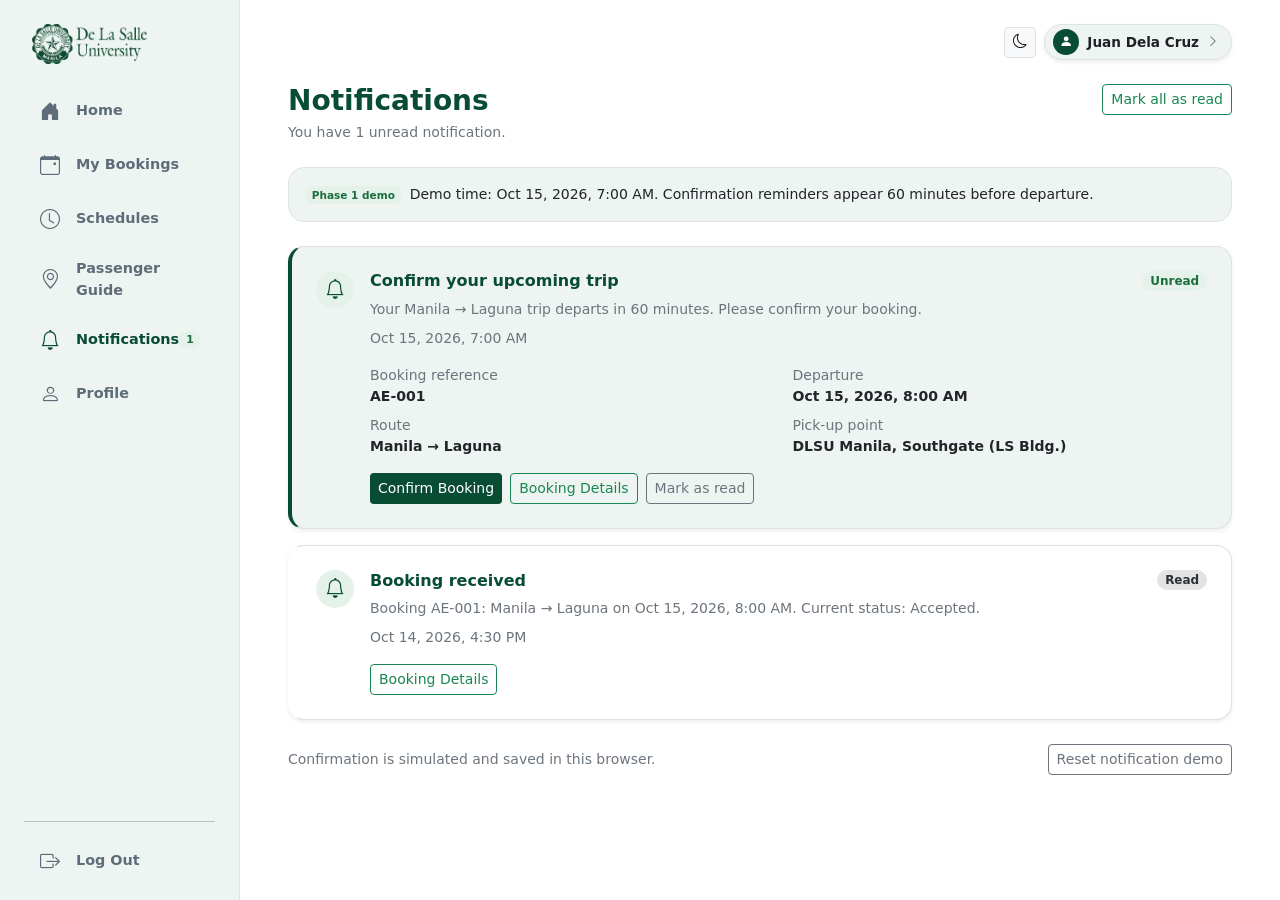
<file: notifications.html>
<!DOCTYPE html>
<html lang="en">
<head>
    <meta charset="UTF-8">
    <meta name="viewport" content="width=device-width, initial-scale=1">

    <link rel="stylesheet" href="assets/css/bootstrap.min.css">
    <link rel="stylesheet" href="assets/css/bootstrap-icons.css">
    <link rel="stylesheet" href="assets/css/styles.css">

    <title>Notifications - Arrows Express Booking App</title>
</head>
<body class="dashboard-body bg-white">

<div class="container-fluid p-0">
    <div class="d-flex vh-100 overflow-hidden">

        <!-- DESKTOP SIDEBAR -->
        <aside class="sidebar d-none d-lg-flex flex-column border-end p-3 pt-4">
            <div class="mb-4 px-3">
                <img src="assets/images/logo.png"
                     alt="DLSU Logo"
                     class="img-fluid"
                     style="max-height: 40px;">
            </div>

            <nav class="nav flex-column gap-1 mb-auto px-2" aria-label="Passenger navigation">
                <a href="home.html" class="nav-link nav-item-default rounded px-3 py-2 d-flex align-items-center fw-semibold mb-1">
                    <i class="bi bi-house-door-fill me-3 fs-5" aria-hidden="true"></i>
                    Home
                </a>

                <a href="my-bookings.html#my-bookings" class="nav-link nav-item-default rounded px-3 py-2 d-flex align-items-center fw-semibold mb-1">
                    <i class="bi bi-calendar-event me-3 fs-5" aria-hidden="true"></i>
                    My Bookings
                </a>

                <a href="schedules.html" class="nav-link nav-item-default rounded px-3 py-2 d-flex align-items-center fw-semibold mb-1">
                    <i class="bi bi-clock me-3 fs-5" aria-hidden="true"></i>
                    Schedules
                </a>

                <a href="routes-and-maps.html" class="nav-link nav-item-default rounded px-3 py-2 d-flex align-items-center fw-semibold mb-1">
                    <i class="bi bi-geo-alt me-3 fs-5" aria-hidden="true"></i>
                    Passenger Guide
                </a>

                <a href="notifications.html"
                   class="nav-link nav-item-active rounded px-3 py-2 d-flex align-items-center fw-semibold mb-1"
                   aria-current="page"
                   data-notification-link>
                    <i class="bi bi-bell me-3 fs-5" aria-hidden="true"></i>
                    Notifications
                    <span class="badge bg-success-subtle text-success rounded-pill ms-auto"
                          data-notification-count hidden>0</span>
                </a>

                <a href="profile.html" class="nav-link nav-item-default rounded px-3 py-2 d-flex align-items-center fw-semibold mb-1">
                    <i class="bi bi-person me-3 fs-5" aria-hidden="true"></i>
                    Profile
                </a>
            </nav>

            <div class="px-2">
                <hr class="my-3 opacity-25">

                <a href="index.html" class="nav-link nav-item-default rounded px-3 py-2 d-flex align-items-center fw-semibold">
                    <i class="bi bi-box-arrow-right me-3 fs-5" aria-hidden="true"></i>
                    Log Out
                </a>
            </div>
        </aside>

        <!-- MAIN CONTENT AREA -->
        <main class="main-content flex-grow-1 p-4 px-xl-5 position-relative overflow-y-auto">

            <!-- TOP HEADER -->
            <header class="dashboard-header d-flex flex-wrap justify-content-between align-items-center gap-2 mb-4 position-relative z-2">
                <img src="assets/images/logo.png"
                     alt="DLSU Logo"
                     class="dashboard-logo d-lg-none">

                <div class="ms-auto d-flex align-items-center gap-2 notification-header-actions">
                    <!-- MOBILE NOTIFICATIONS -->
                    <a href="notifications.html"
                       class="notification-bell btn btn-white border rounded-circle d-lg-none"
                       aria-label="Notifications"
                       aria-current="page"
                       data-notification-link>
                        <i class="bi bi-bell fs-5" aria-hidden="true"></i>
                        <span class="notification-count badge bg-success rounded-pill"
                              data-notification-count hidden>0</span>
                    </a>

                    <button type="button" id="themeToggle" class="btn btn-sm btn-light border" aria-label="Toggle theme" aria-pressed="false">
                        <i class="bi bi-moon" aria-hidden="true"></i>
                    </button>
                    <!-- PROFILE LINK -->
                    <a href="profile.html"
                       class="dashboard-account btn btn-white border rounded-pill py-1 px-2 d-flex align-items-center shadow-sm text-decoration-none">
                        <span class="dashboard-user-avatar me-2">
                            <i class="bi bi-person-fill" aria-hidden="true"></i>
                        </span>
                        <span class="fw-semibold me-2" data-passenger-name>
                            Loading...
                        </span>
                        <i class="bi bi-chevron-right text-muted small me-1"
                           aria-hidden="true"></i>
                    </a>

                    <!-- MOBILE LOG OUT -->
                    <a href="index.html"
                       class="btn btn-sm btn-light border d-lg-none"
                       aria-label="Log out">
                        <i class="bi bi-box-arrow-right" aria-hidden="true"></i>
                    </a>
                </div>
            </header>

            <!-- PAGE HEADING -->
            <div class="d-flex flex-wrap justify-content-between align-items-start gap-3 mb-4">
                <div>
                    <h1 class="fs-3 fw-bold text-dlsu-green mb-1">Notifications</h1>
                    <p id="notification-summary"
                    class="text-secondary small mb-0"
                    aria-live="polite">
                        Loading notifications...
                    </p>
                </div>

                <button type="button"
                        id="mark-notifications-read"
                        class="btn btn-outline-success btn-sm">
                    Mark all as read
                </button>
            </div>

            <!-- DEMO CLOCK FROM THE SHARED JSON SETTINGS -->
            <div id="notification-demo-clock"
                 class="bg-dlsu-light border rounded-4 p-3 mb-4 small">
                <span class="badge bg-success-subtle text-success me-2">
                    Phase 1 demo
                </span>
                Loading demo time...
            </div>

            <div id="notification-feedback"
                 class="alert d-none"
                 role="status"
                 aria-live="polite"
                 aria-atomic="true"
                 tabindex="-1"></div>

            <noscript>
                <p class="alert alert-warning">
                    Enable JavaScript to view and confirm your demo notifications.
                </p>
            </noscript>

            <!-- POPULATED BY notifications.js -->
            <div id="notification-list"
                 class="d-flex flex-column gap-3"
                 aria-label="Passenger notifications"></div>

            <div class="d-flex flex-wrap align-items-center justify-content-between gap-3 mt-4">
                <p class="small text-secondary mb-0">
                    Confirmation is simulated and saved in this browser.
                </p>

                <button type="button"
                        id="reset-notifications-demo"
                        class="btn btn-outline-secondary btn-sm">
                    Reset notification demo
                </button>
            </div>
        </main>
    </div>
</div>

<!-- MOBILE NAVIGATION -->
<nav class="d-lg-none fixed-bottom bg-white border-top shadow-lg pb-safe z-3"
     aria-label="Mobile passenger navigation">
    <div class="d-flex justify-content-around align-items-center py-2">
        <a href="home.html" class="dashboard-mobile-item text-decoration-none text-muted">
            <i class="bi bi-house-door-fill fs-5" aria-hidden="true"></i>
            <span>Home</span>
        </a>

        <a href="my-bookings.html" class="dashboard-mobile-item text-decoration-none text-muted">
            <i class="bi bi-calendar-plus fs-5" aria-hidden="true"></i>
            <span>Book</span>
        </a>

        <a href="my-bookings.html#my-bookings" class="dashboard-mobile-item text-decoration-none text-muted">
            <i class="bi bi-calendar-event fs-5" aria-hidden="true"></i>
            <span>My Bookings</span>
        </a>

        <a href="schedules.html" class="dashboard-mobile-item text-decoration-none text-muted">
            <i class="bi bi-clock fs-5" aria-hidden="true"></i>
            <span>Schedules</span>
        </a>

        <a href="routes-and-maps.html" class="dashboard-mobile-item text-decoration-none text-muted">
            <i class="bi bi-geo-alt fs-5" aria-hidden="true"></i>
            <span>Passenger Guide</span>
        </a>
    </div>
</nav>

<!-- REUSABLE NOTIFICATION CARD -->
<template id="notification-template">
    <article class="notification-record card border rounded-4 p-3 p-md-4 shadow-sm">
        <div class="d-flex align-items-start gap-3">
            <div class="notification-icon bg-success-subtle rounded-circle text-dlsu-green">
                <i class="bi bi-bell fs-5" aria-hidden="true"></i>
            </div>

            <div class="notification-copy flex-grow-1">
                <div class="d-flex flex-wrap justify-content-between align-items-center gap-2 mb-2">
                    <h2 class="notification-title fs-6 fw-bold text-dlsu-green mb-0"></h2>
                    <span class="notification-read-status badge rounded-pill"></span>
                </div>

                <p class="notification-text small text-secondary mb-2"></p>
                <p class="notification-time small text-secondary mb-3"></p>

                <!-- Keep these fields in this order for notifications.js. -->
                <dl class="notification-trip-details row g-2 small mb-3">
                    <div class="col-12 col-sm-6">
                        <dt class="text-secondary fw-normal">Booking reference</dt>
                        <dd class="fw-semibold mb-0"></dd>
                    </div>

                    <div class="col-12 col-sm-6">
                        <dt class="text-secondary fw-normal">Departure</dt>
                        <dd class="fw-semibold mb-0"></dd>
                    </div>

                    <div class="col-12 col-sm-6">
                        <dt class="text-secondary fw-normal">Route</dt>
                        <dd class="fw-semibold mb-0"></dd>
                    </div>

                    <div class="col-12 col-sm-6">
                        <dt class="text-secondary fw-normal">Pick-up point</dt>
                        <dd class="fw-semibold mb-0"></dd>
                    </div>
                </dl>

                <p class="notification-confirmed small fw-semibold text-success mb-3"
                   hidden>
                    <i class="bi bi-check-circle me-1" aria-hidden="true"></i>
                    Attendance confirmed
                </p>

                <div class="notification-actions d-flex flex-wrap gap-2">
                    <button type="button"
                            class="btn btn-dlsu-green btn-sm"
                            data-confirm-booking>
                        Confirm Booking
                    </button>

                    <a href="my-bookings.html"
                       class="btn btn-outline-success btn-sm">
                        Booking Details
                    </a>

                    <button type="button"
                            class="btn btn-outline-secondary btn-sm"
                            data-read-notification>
                        Mark as read
                    </button>
                </div>
            </div>
        </div>
    </article>
</template>

<script src="assets/js/bootstrap.bundle.min.js"></script>
<script src="assets/js/booking-lifecycle.js"></script>
<script src="assets/js/notifications.js"></script>
<script src="assets/js/theme-toggle.js"></script>
</body>
</html>
</file>
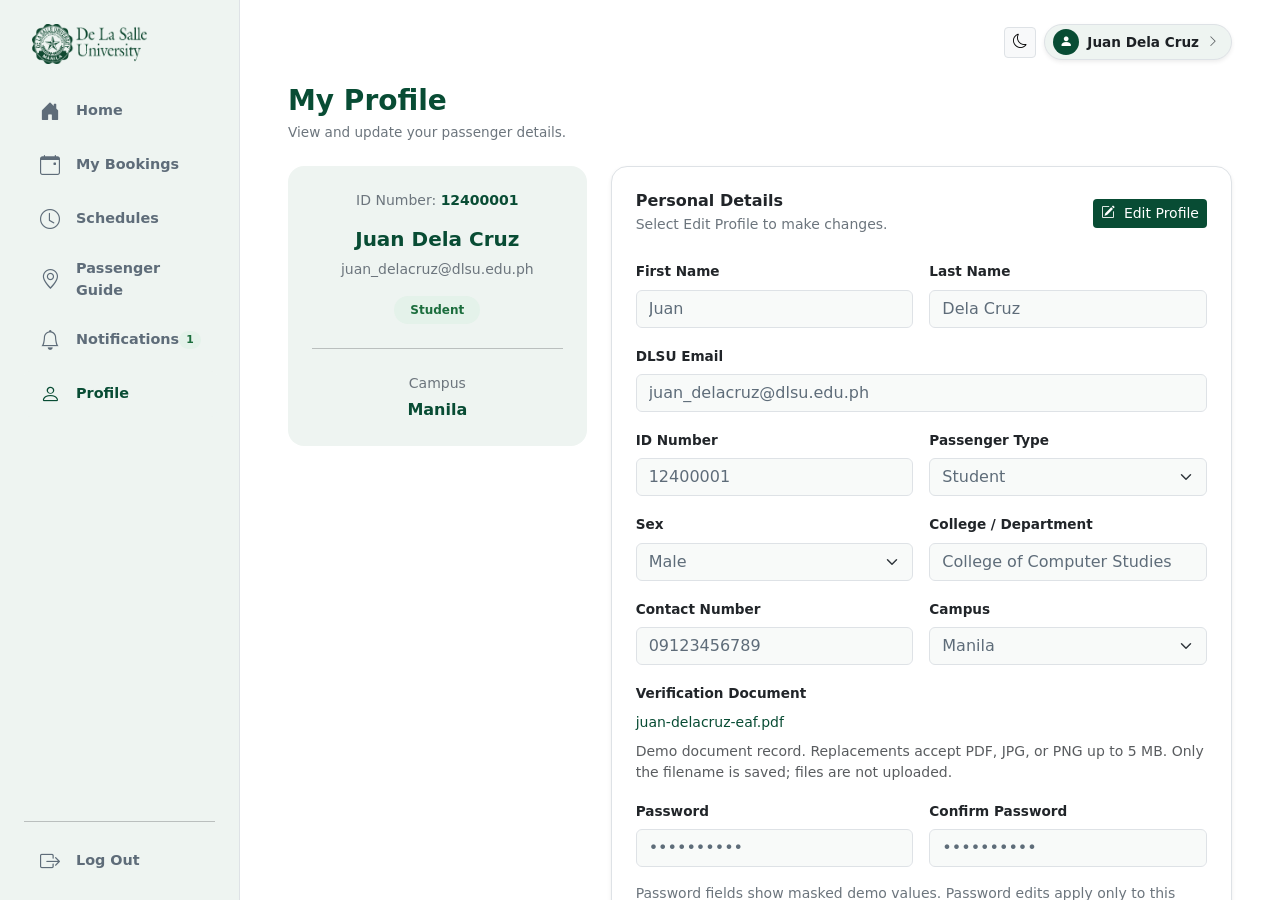
<file: profile.html>
<!DOCTYPE html>
<html lang="en">
<head>
    <meta charset="UTF-8">
    <meta name="viewport" content="width=device-width, initial-scale=1">

    <link rel="stylesheet" href="assets/css/bootstrap.min.css">
    <link rel="stylesheet" href="assets/css/bootstrap-icons.css">
    <link rel="stylesheet" href="assets/css/styles.css">

    <title>My Profile - Arrows Express Booking App</title>
</head>
<body class="dashboard-body profile-body bg-white">

<div class="container-fluid p-0">
    <div class="d-flex profile-layout">

        <!-- DESKTOP SIDEBAR -->
        <aside class="sidebar profile-sidebar d-none d-lg-flex flex-column border-end p-3 pt-4">
            <div class="mb-4 px-3">
                <img src="assets/images/logo.png"
                     alt="DLSU Logo"
                     class="img-fluid profile-logo">
            </div>

            <nav class="nav flex-column gap-1 mb-auto px-2" aria-label="Passenger navigation">
                <a href="home.html" class="nav-link nav-item-default rounded px-3 py-2 d-flex align-items-center fw-semibold mb-1">
                    <i class="bi bi-house-door-fill me-3 fs-5" aria-hidden="true"></i> Home
                </a>
                <a href="my-bookings.html#my-bookings" class="nav-link nav-item-default rounded px-3 py-2 d-flex align-items-center fw-semibold mb-1">
                    <i class="bi bi-calendar-event me-3 fs-5" aria-hidden="true"></i> My Bookings
                </a>
                <a href="schedules.html" class="nav-link nav-item-default rounded px-3 py-2 d-flex align-items-center fw-semibold mb-1" style="font-size: 0.9rem;">
                    <i class="bi bi-clock me-3 fs-5"></i> Schedules
                </a>
                <a href="routes-and-maps.html" class="nav-link nav-item-default rounded px-3 py-2 d-flex align-items-center fw-semibold mb-1" style="font-size: 0.9rem;">
                    <i class="bi bi-geo-alt me-3 fs-5"></i> Passenger Guide
                </a>
                <a href="notifications.html"
                class="nav-link nav-item-default rounded px-3 py-2 d-flex align-items-center fw-semibold mb-1"
                data-notification-link>
                    <i class="bi bi-bell me-3 fs-5" aria-hidden="true"></i>
                    Notifications
                    <span class="badge bg-success-subtle text-success rounded-pill ms-auto"
                        data-notification-count hidden>0</span>
                </a>
                <a href="profile.html" class="nav-link nav-item-active rounded px-3 py-2 d-flex align-items-center fw-semibold mb-1" aria-current="page">
                    <i class="bi bi-person me-3 fs-5" aria-hidden="true"></i> Profile
                </a>
            </nav>

            <div class="px-2">
                <hr class="my-3 opacity-25">

                <a href="index.html"
                   class="nav-link nav-item-default rounded px-3 py-2 d-flex align-items-center fw-semibold">
                    <i class="bi bi-box-arrow-right me-3 fs-5" aria-hidden="true"></i>
                    Log Out
                </a>
            </div>
        </aside>

        <!-- MAIN CONTENT AREA -->
        <main class="profile-main flex-grow-1 p-4 px-xl-5">
            <!-- PAGE HEADER -->
            <header class="dashboard-header d-flex flex-wrap justify-content-between align-items-center gap-2 mb-4 position-relative z-2">
                <img src="assets/images/logo.png" alt="DLSU Logo" class="dashboard-logo d-lg-none">
                <div class="ms-auto d-flex align-items-center gap-2 notification-header-actions">
                
                    <button type="button" id="themeToggle" class="btn btn-sm btn-light border" aria-label="Toggle theme" aria-pressed="false">
                        <i class="bi bi-moon" aria-hidden="true"></i>
                    </button>

                    <!-- MOBILE NOTIFICATIONS -->
                    <a href="notifications.html"
                       class="notification-bell btn btn-white border rounded-circle d-lg-none"
                       aria-label="Notifications"
                       data-notification-link>
                        <i class="bi bi-bell fs-5" aria-hidden="true"></i>
                        <span class="notification-count badge bg-success rounded-pill"
                              data-notification-count hidden>0</span>
                    </a>
                    
                    <a href="profile.html" class="dashboard-account btn btn-white border rounded-pill py-1 px-2 d-flex align-items-center shadow-sm text-decoration-none">
                        <span class="dashboard-user-avatar me-2">
                            <i class="bi bi-person-fill" aria-hidden="true"></i>
                        </span>
                        <span id="profile-header-name" class="fw-semibold me-2" data-passenger-name>Loading...</span>
                        <i class="bi bi-chevron-right text-muted small me-1" aria-hidden="true"></i>
                    </a>
                    <a href="index.html" class="btn btn-sm btn-light border d-lg-none" aria-label="Log out">
                        <i class="bi bi-box-arrow-right" aria-hidden="true"></i>
                    </a>
                </div>
            </header>

            <h1 class="fs-3 fw-bold text-dlsu-green mb-1">My Profile</h1>
            <p class="text-secondary mb-4">View and update your passenger details.</p>

            <div id="profile-message"
                 class="alert d-none"
                 role="status"
                 aria-live="polite"
                 aria-atomic="true"></div>

            <noscript>
                <p class="alert alert-warning">
                    Enable JavaScript to view and edit your demo profile.
                </p>
            </noscript>

            <div class="row g-4 align-items-start">

                <!-- PASSENGER SUMMARY -->
                <section class="col-12 col-xl-4"
                         aria-labelledby="profile-summary-name">
                    <div class="bg-dlsu-light rounded-4 p-4 text-center profile-summary">

                        <!-- The ID number updates after saving profile changes. -->
                        <p class="small text-secondary mb-3">
                            ID Number:
                            <span id="profile-summary-id"
                                  class="fw-semibold text-dlsu-green">Loading...</span>
                        </p>

                        <h2 id="profile-summary-name"
                            class="fs-5 fw-bold text-dlsu-green mb-2">
                            Loading...
                        </h2>

                        <p id="profile-summary-email"
                           class="small text-secondary mb-3">
                            Loading...
                        </p>

                        <span id="profile-summary-type"
                              class="badge bg-success-subtle text-success rounded-pill px-3 py-2">
                            Loading...
                        </span>

                        <hr class="opacity-25 my-4">

                        <p class="small text-secondary mb-1">Campus</p>
                        <p id="profile-summary-campus"
                           class="fw-semibold text-dlsu-green mb-0">
                            Loading...
                        </p>
                    </div>
                </section>

                <!-- VIEW AND EDIT PROFILE -->
                <section class="col-12 col-xl-8"
                         aria-labelledby="profile-details-heading">
                    <div class="card border rounded-4 p-3 p-md-4 shadow-sm">
                        <div class="d-flex flex-wrap justify-content-between align-items-center gap-3 mb-4">
                            <div>
                                <h2 id="profile-details-heading"
                                    class="fs-5 fw-bold mb-1">
                                    Personal Details
                                </h2>
                                <p id="profile-edit-help"
                                   class="small text-secondary mb-0">
                                    Select Edit Profile to make changes.
                                </p>
                            </div>

                            <button type="button"
                                    id="edit-profile-button"
                                    class="btn btn-dlsu-green btn-sm"
                                    disabled>
                                <i class="bi bi-pencil-square me-1" aria-hidden="true"></i>
                                Edit Profile
                            </button>
                        </div>

                        <form id="profile-form" novalidate>
                            <div class="row g-3">

                                <div class="col-12 col-md-6">
                                    <label for="first-name"
                                           class="form-label fw-semibold">
                                        First Name
                                    </label>
                                    <input type="text"
                                           id="first-name"
                                           name="firstName"
                                           class="form-control"
                                           autocomplete="given-name"
                                           maxlength="50"
                                           aria-describedby="first-name-error"
                                           required readonly>
                                    <div id="first-name-error"
                                         class="invalid-feedback"></div>
                                </div>

                                <div class="col-12 col-md-6">
                                    <label for="last-name"
                                           class="form-label fw-semibold">
                                        Last Name
                                    </label>
                                    <input type="text"
                                           id="last-name"
                                           name="lastName"
                                           class="form-control"
                                           autocomplete="family-name"
                                           maxlength="50"
                                           aria-describedby="last-name-error"
                                           required readonly>
                                    <div id="last-name-error"
                                         class="invalid-feedback"></div>
                                </div>

                                <div class="col-12">
                                    <label for="profile-email"
                                           class="form-label fw-semibold">
                                        DLSU Email
                                    </label>
                                    <input type="email"
                                           id="profile-email"
                                           name="email"
                                           class="form-control"
                                           autocomplete="email"
                                           maxlength="254"
                                           autocapitalize="none"
                                           spellcheck="false"
                                           aria-describedby="profile-email-error"
                                           required readonly>
                                    <div id="profile-email-error"
                                         class="invalid-feedback"></div>
                                </div>

                                <div class="col-12 col-md-6">
                                    <label for="id-number"
                                           class="form-label fw-semibold">
                                        ID Number
                                    </label>
                                    <input type="text"
                                           id="id-number"
                                           name="idNumber"
                                           class="form-control"
                                           maxlength="20"
                                           aria-describedby="id-number-error"
                                           required readonly>
                                    <div id="id-number-error"
                                         class="invalid-feedback"></div>
                                </div>

                                <div class="col-12 col-md-6">
                                    <label for="passenger-type"
                                           class="form-label fw-semibold">
                                        Passenger Type
                                    </label>
                                    <select id="passenger-type"
                                            name="passengerType"
                                            class="form-select"
                                            aria-describedby="passenger-type-error"
                                            required disabled>
                                        <option value="student">Student</option>
                                        <option value="faculty">Faculty</option>
                                        <option value="employee-staff">Employee / Staff</option>
                                    </select>
                                    <div id="passenger-type-error"
                                         class="invalid-feedback"></div>
                                </div>

                                <div class="col-12 col-md-6">
                                    <label for="sex" class="form-label fw-semibold">
                                        Sex
                                    </label>
                                    <select id="sex"
                                            name="sex"
                                            class="form-select"
                                            aria-describedby="sex-error"
                                            required disabled>
                                        <option value="male">Male</option>
                                        <option value="female">Female</option>
                                        <option value="prefer-not-to-say">Prefer not to say</option>
                                    </select>
                                    <div id="sex-error"
                                         class="invalid-feedback"></div>
                                </div>

                                <div class="col-12 col-md-6">
                                    <label for="college-department"
                                           class="form-label fw-semibold">
                                        College / Department
                                    </label>
                                    <input type="text"
                                           id="college-department"
                                           name="collegeDepartment"
                                           class="form-control"
                                           maxlength="100"
                                           aria-describedby="college-department-error"
                                           required readonly>
                                    <div id="college-department-error"
                                         class="invalid-feedback"></div>
                                </div>

                                <div class="col-12 col-md-6">
                                    <label for="contact-number"
                                           class="form-label fw-semibold">
                                        Contact Number
                                    </label>
                                    <input type="tel"
                                           id="contact-number"
                                           name="contactNumber"
                                           class="form-control"
                                           autocomplete="tel"
                                           maxlength="25"
                                           aria-describedby="contact-number-error"
                                           required readonly>
                                    <div id="contact-number-error"
                                         class="invalid-feedback"></div>
                                </div>

                                <div class="col-12 col-md-6">
                                    <label for="profile-campus"
                                           class="form-label fw-semibold">
                                        Campus
                                    </label>
                                    <select id="profile-campus"
                                            name="campus"
                                            class="form-select"
                                            aria-describedby="profile-campus-error"
                                            required disabled>
                                        <option value="Manila">Manila</option>
                                        <option value="Laguna">Laguna</option>
                                    </select>
                                    <div id="profile-campus-error"
                                         class="invalid-feedback"></div>
                                </div>

                                <!-- Only the document filename is saved. -->
                                <div class="col-12">
                                    <label for="verification-document"
                                           class="form-label fw-semibold">
                                        Verification Document
                                    </label>

                                    <p id="profile-document-name"
                                       class="small text-dlsu-green mb-2 text-break">
                                        Loading...
                                    </p>

                                    <div id="profile-document-edit" class="d-none">
                                        <input type="file"
                                               id="verification-document"
                                               name="verificationDocument"
                                               class="form-control"
                                               accept=".pdf,.jpg,.jpeg,.png"
                                               aria-describedby="verification-document-help verification-document-error"
                                               disabled>
                                        <div id="verification-document-error"
                                             class="invalid-feedback"></div>
                                    </div>

                                    <div id="verification-document-help"
                                         class="form-text">
                                        Demo document record. Replacements accept PDF,
                                        JPG, or PNG up to 5 MB. Only the filename is
                                        saved; files are not uploaded.
                                    </div>
                                </div>

                                <div class="col-12 col-md-6">
                                    <label for="profile-password"
                                           class="form-label fw-semibold">
                                        Password
                                    </label>
                                    <input type="password"
                                           id="profile-password"
                                           name="password"
                                           class="form-control"
                                           autocomplete="new-password"
                                           maxlength="128"
                                           aria-describedby="profile-password-error"
                                           required readonly>
                                    <div id="profile-password-error"
                                         class="invalid-feedback"></div>
                                </div>

                                <div class="col-12 col-md-6">
                                    <label for="confirm-password"
                                           class="form-label fw-semibold">
                                        Confirm Password
                                    </label>
                                    <input type="password"
                                           id="confirm-password"
                                           name="confirmPassword"
                                           class="form-control"
                                           autocomplete="new-password"
                                           maxlength="128"
                                           aria-describedby="confirm-password-error"
                                           required readonly>
                                    <div id="confirm-password-error"
                                         class="invalid-feedback"></div>
                                </div>

                                <div class="col-12">
                                    <p class="small text-secondary mb-0">
                                        Password fields show masked demo values.
                                        Password edits apply only to this visit and
                                        do not change the demo login credentials.
                                    </p>
                                </div>
                            </div>

                            <div id="profile-edit-actions"
                                 class="d-flex flex-wrap justify-content-end gap-2 mt-4 d-none">
                                <button type="button"
                                        id="cancel-profile-button"
                                        class="btn btn-light border">
                                    Cancel
                                </button>
                                <button type="submit"
                                        class="btn btn-dlsu-green">
                                    Save Changes
                                </button>
                            </div>
                        </form>
                    </div>
                </section>
            </div>
        </main>
    </div>
</div>

<!-- MOBILE NAVIGATION -->
<nav class="d-lg-none fixed-bottom bg-white border-top shadow-lg pb-safe z-3"
     aria-label="Mobile passenger navigation">
    <div class="d-flex justify-content-around align-items-center py-2">
        <a href="home.html" class="dashboard-mobile-item text-decoration-none text-muted">
            <i class="bi bi-house-door-fill fs-5" aria-hidden="true"></i><span>Home</span>
        </a>

        <a href="my-bookings.html" class="dashboard-mobile-item text-decoration-none text-muted">
            <i class="bi bi-calendar-plus fs-5" aria-hidden="true"></i><span>Book</span>
        </a>

        <a href="my-bookings.html#my-bookings" class="dashboard-mobile-item text-decoration-none text-muted">
            <i class="bi bi-calendar-event fs-5" aria-hidden="true"></i><span>My Bookings</span>
        </a>

        <a href="schedules.html"
        class="dashboard-mobile-item text-decoration-none text-muted">
            <i class="bi bi-clock fs-5" aria-hidden="true"></i><span>Schedules</span>
        </a>

        <a href="routes-and-maps.html"
        class="dashboard-mobile-item text-decoration-none text-muted">
            <i class="bi bi-geo-alt fs-5" aria-hidden="true"></i><span>Passenger Guide</span>
        </a>
    </div>
</nav>

<script src="assets/js/bootstrap.bundle.min.js"></script>
<script src="assets/js/booking-lifecycle.js"></script>
<script src="assets/js/notifications.js"></script>
<script src="assets/js/profile.js"></script>
<script src="assets/js/theme-toggle.js"></script>
</body>
</html>
</file>
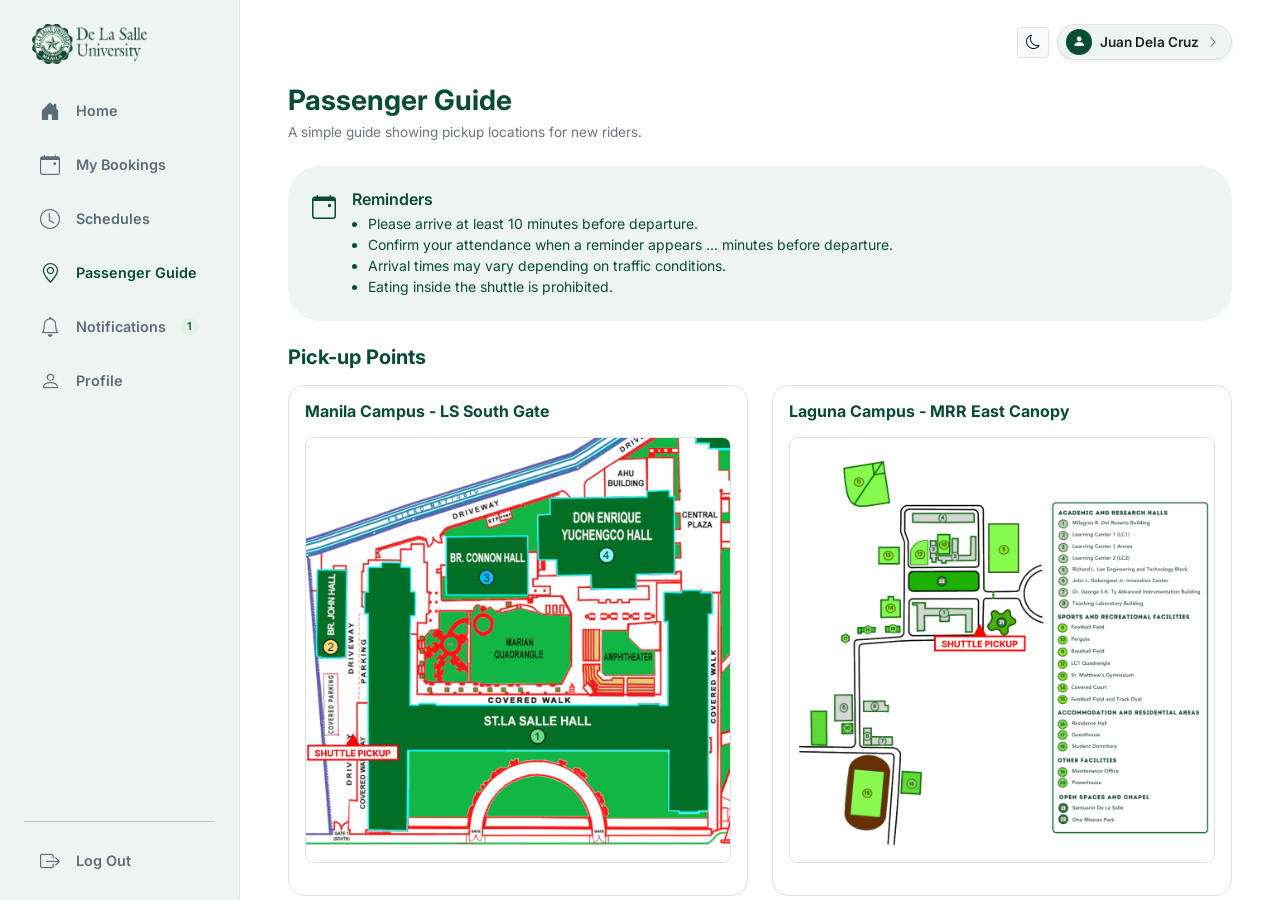
<file: routes-and-maps.html>
<!DOCTYPE html>
<html lang="en">
<head>
    <meta charset="UTF-8">
    <meta name="viewport" content="width=device-width, initial-scale=1">
    <link rel="stylesheet" href="assets/css/bootstrap.min.css">
    <link rel="stylesheet" href="assets/css/bootstrap-icons.css">
    <link rel="stylesheet" href="assets/css/styles.css">

    <title>Passenger Guide - Arrows Express Booking App</title>
</head>
<body class="dashboard-body bookings-body bg-white">
    <div class="container-fluid p-0">
        <div class="d-flex bookings-layout">
            <!-- DESKTOP SIDEBAR -->
            <aside class="sidebar bookings-sidebar d-none d-lg-flex flex-column border-end p-3 pt-4">
                <div class="mb-4 px-3">
                    <img src="assets/images/logo.png" alt="DLSU Logo" class="img-fluid bookings-logo">
                </div>

                <nav class="nav flex-column gap-1 mb-auto px-2" aria-label="Passenger navigation">
                    <a href="home.html" class="nav-link nav-item-default rounded px-3 py-2 d-flex align-items-center fw-semibold mb-1">
                        <i class="bi bi-house-door-fill me-3 fs-5" aria-hidden="true"></i> Home
                    </a>
                    <a href="my-bookings.html#my-bookings" class="nav-link nav-item-default rounded px-3 py-2 d-flex align-items-center fw-semibold mb-1">
                        <i class="bi bi-calendar-event me-3 fs-5"></i> My Bookings
                    </a>
                    <a href="schedules.html" class="nav-link nav-item-default rounded px-3 py-2 d-flex align-items-center fw-semibold mb-1" style="font-size: 0.9rem;" aria-current="page">
                        <i class="bi bi-clock me-3 fs-5" aria-hidden="true"></i> Schedules
                    </a>
                    <a href="routes-and-maps.html" class="nav-link nav-item-active rounded px-3 py-2 d-flex align-items-center fw-semibold mb-1" style="font-size: 0.9rem;">
                        <i class="bi bi-geo-alt me-3 fs-5"></i> Passenger Guide
                    </a>
                    <a href="notifications.html"
                    class="nav-link nav-item-default rounded px-3 py-2 d-flex align-items-center fw-semibold mb-1"
                    data-notification-link>
                        <i class="bi bi-bell me-3 fs-5" aria-hidden="true"></i>
                        Notifications
                        <span class="badge bg-success-subtle text-success rounded-pill ms-auto"
                            data-notification-count hidden>0</span>
                    </a>
                    <a href="profile.html" class="nav-link nav-item-default rounded px-3 py-2 d-flex align-items-center fw-semibold mb-1">
                        <i class="bi bi-person me-3 fs-5" aria-hidden="true"></i> Profile
                    </a>
                </nav>

                <div class="px-2">
                    <hr class="my-3 opacity-25">
                    <a href="index.html" class="nav-link nav-item-default rounded px-3 py-2 d-flex align-items-center fw-semibold">
                        <i class="bi bi-box-arrow-right me-3 fs-5" aria-hidden="true"></i> Log Out
                    </a>
                </div>
            </aside>

            <!-- MAIN CONTENT AREA -->
            <main class="bookings-main flex-grow-1 p-3 p-md-4 px-xl-5">
                <!-- PAGE HEADER -->
                <header class="dashboard-header d-flex flex-wrap justify-content-between align-items-center gap-2 mb-4 position-relative z-2">
                    <img src="assets/images/logo.png" alt="DLSU Logo" class="dashboard-logo d-lg-none">
                    <div class="ms-auto d-flex align-items-center gap-2 notification-header-actions">
                        <a href="notifications.html"
                           class="notification-bell btn btn-white border rounded-circle d-lg-none"
                           aria-label="Notifications"
                           data-notification-link>
                            <i class="bi bi-bell fs-5" aria-hidden="true"></i>
                            <span class="notification-count badge bg-success rounded-pill"
                                  data-notification-count hidden>0</span>
                        </a>

                        <button type="button" id="themeToggle" class="btn btn-sm btn-light border" aria-label="Toggle theme" aria-pressed="false">
                            <i class="bi bi-moon" aria-hidden="true"></i>
                        </button>

                        <a href="profile.html" class="dashboard-account btn btn-white border rounded-pill py-1 px-2 d-flex align-items-center shadow-sm text-decoration-none">
                            <span class="dashboard-user-avatar me-2">
                                <i class="bi bi-person-fill" aria-hidden="true"></i>
                            </span>
                            <span class="fw-semibold me-2" data-passenger-name>Loading...</span>
                            <i class="bi bi-chevron-right text-muted small me-1" aria-hidden="true"></i>
                        </a>
                        <a href="index.html" class="btn btn-sm btn-light border d-lg-none" aria-label="Log out">
                            <i class="bi bi-box-arrow-right" aria-hidden="true"></i>
                        </a>
                    </div>
                </header>

                <h1 class="fs-3 fw-bold text-dlsu-green mb-1">Passenger Guide</h1>
                <p class="text-secondary mb-4">A simple guide showing pickup locations for new riders.</p>
                <div id="booking-message" class="alert d-none" role="status" aria-live="polite" aria-atomic="true"></div>

                <!-- TRIP INFORMATION -->
                <div class="row g-4 mb-4" id="book-a-trip">
                    <section class="col-12" aria-labelledby="available-trips-heading">

                        <aside class="col-12 col-xl-12" aria-labelledby="trip-information-heading">
                            <div class="trip-information-panel h-100">
                                <div class="d-flex gap-3">
                                    <i class="bi bi-calendar-event fs-4" aria-hidden="true"></i>
                                    <div>
                                        <h3 id="trip-information-heading" class="fs-6 fw-semibold mb-1">Reminders</h3>
                                        <ul class="small ps-3 mb-0">
                                            <li>Please arrive at least 10 minutes before departure.</li>
                                            <li>Confirm your attendance when a reminder appears <span id="schedule-confirmation-minutes">...</span> minutes before departure.</li>
                                            <li>Arrival times may vary depending on traffic conditions.</li>
                                            <li>Eating inside the shuttle is prohibited.</li>
                                        </ul>
                                    </div>
                                </div>
                            </div>
                        </aside>
                    </section>
                </div>

                <!-- CAMPUS PICK-UP POINTS -->
                <section>
                    <h2 class="fs-5 fw-bold text-dlsu-green mb-3" id="available-trips-heading">Pick-up Points</h2>
                    <div class="row">
                        <div class="col-12 col-lg-6">
                            <div class="border rounded-4 p-3 h-100 bg-white">
                                <h3 class="fs-6 fw-bold text-dlsu-green mb-3">Manila Campus - LS South Gate</h3>
                                <div class="ratio ratio-1x1 mb-3">
                                    <img src="assets/images/mnl-campus.png" alt="DLSU Manila map" class="rounded-3 border">
                                </div>
                            </div>
                        </div>

                        <div class="col-12 col-lg-6">
                            <div class="border rounded-4 p-3 h-100 bg-white">
                                <h3 class="fs-6 fw-bold text-dlsu-green mb-3">Laguna Campus - MRR East Canopy</h3>
                                <div class="ratio ratio-1x1 mb-3">
                                    <img src="assets/images/lag-campus.png" alt="DLSU Laguna map" class="rounded-3 border">
                                </div>
                            </div>
                        </div>
                    </div>
                </section>
            </main>
        </div>
    </div>

    <!-- MOBILE NAVIGATION BAR -->
    <nav class="d-lg-none fixed-bottom bg-white border-top shadow-lg pb-safe z-3"
        aria-label="Mobile passenger navigation">
        <div class="d-flex justify-content-around align-items-center py-2">
            <a href="home.html" class="dashboard-mobile-item text-decoration-none text-muted">
                <i class="bi bi-house-door-fill fs-5" aria-hidden="true"></i><span>Home</span>
            </a>

            <a href="my-bookings.html" class="dashboard-mobile-item text-decoration-none text-muted">
                <i class="bi bi-calendar-plus fs-5" aria-hidden="true"></i><span>Book</span>
            </a>

            <a href="my-bookings.html#my-bookings"
            class="dashboard-mobile-item text-decoration-none text-muted">
                <i class="bi bi-calendar-event fs-5" aria-hidden="true"></i><span>My Bookings</span>
            </a>

            <a href="schedules.html"
            class="dashboard-mobile-item text-decoration-none text-muted"
            aria-current="page">
                <i class="bi bi-clock fs-5" aria-hidden="true"></i><span>Schedules</span>
            </a>

            <a href="routes-and-maps.html"
            class="dashboard-mobile-item text-decoration-none text-dlsu-green fw-bold">
                <i class="bi bi-geo-alt fs-5" aria-hidden="true"></i><span>Passenger Guide</span>
            </a>
        </div>
    </nav>

    <script src="assets/js/bootstrap.bundle.min.js"></script>
    <script src="assets/js/booking-lifecycle.js"></script>
    <script src="assets/js/notifications.js"></script>
    <script src="assets/js/theme-toggle.js"></script>
</body>
</html>
</file>
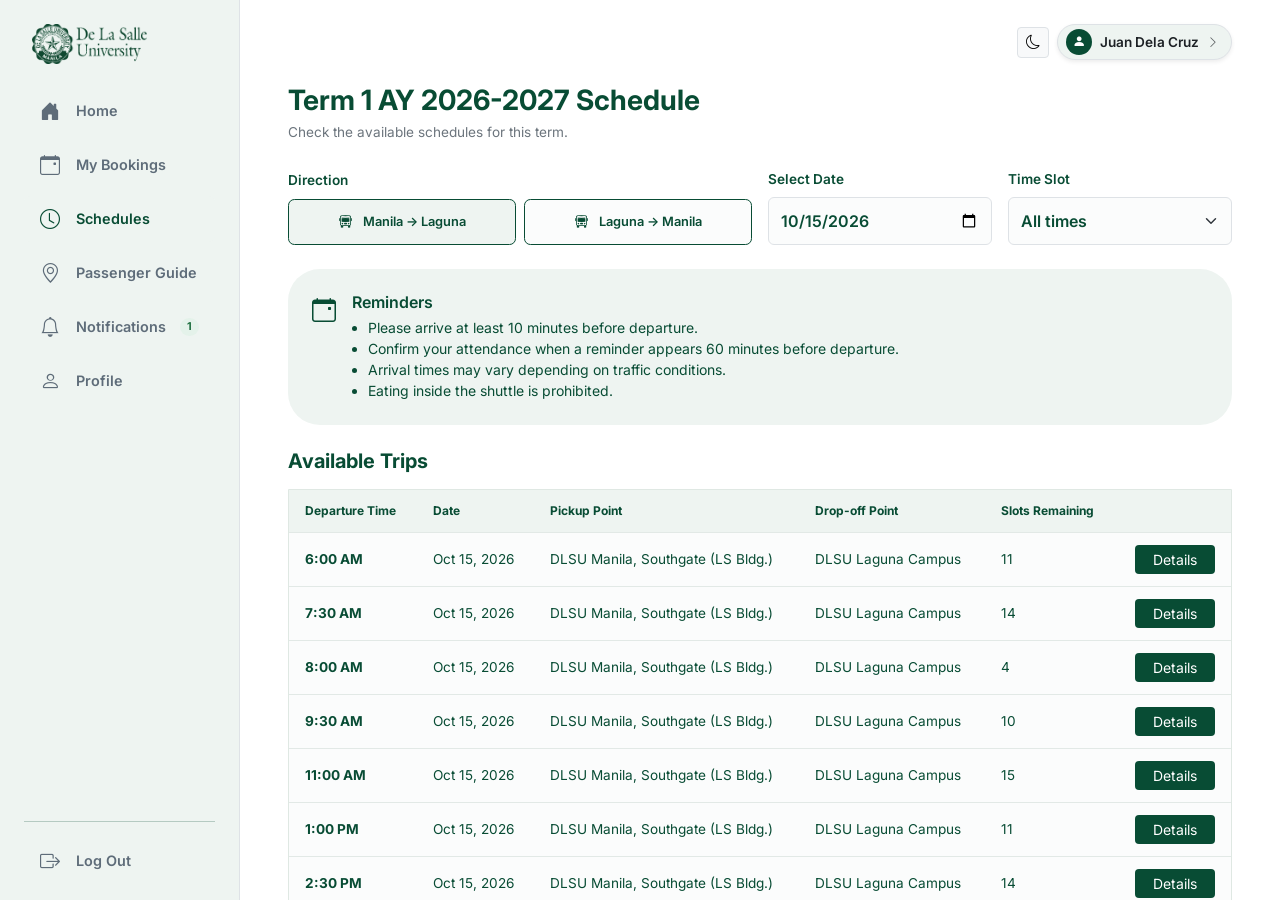
<file: schedules.html>
<!DOCTYPE html>
<html lang="en">
<head>
    <meta charset="UTF-8">
    <meta name="viewport" content="width=device-width, initial-scale=1">
    <link rel="stylesheet" href="assets/css/bootstrap.min.css">
    <link rel="stylesheet" href="assets/css/bootstrap-icons.css">
    <link rel="stylesheet" href="assets/css/styles.css">

    <title>Term 1 AY26-27 Schedule - Arrows Express Booking App</title>
</head>
<body class="dashboard-body bookings-body bg-white">
    <div class="container-fluid p-0">
        <div class="d-flex bookings-layout">
            <!-- DESKTOP SIDEBAR -->
            <aside class="sidebar bookings-sidebar d-none d-lg-flex flex-column border-end p-3 pt-4">
                <div class="mb-4 px-3">
                    <img src="assets/images/logo.png" alt="DLSU Logo" class="img-fluid bookings-logo">
                </div>

                <nav class="nav flex-column gap-1 mb-auto px-2" aria-label="Passenger navigation">
                    <a href="home.html" class="nav-link nav-item-default rounded px-3 py-2 d-flex align-items-center fw-semibold mb-1">
                        <i class="bi bi-house-door-fill me-3 fs-5" aria-hidden="true"></i> Home
                    </a>
                    <a href="my-bookings.html#my-bookings" class="nav-link nav-item-default rounded px-3 py-2 d-flex align-items-center fw-semibold mb-1">
                        <i class="bi bi-calendar-event me-3 fs-5"></i> My Bookings
                    </a>
                    <a href="schedules.html" class="nav-link nav-item-active rounded px-3 py-2 d-flex align-items-center fw-semibold mb-1" style="font-size: 0.9rem;" aria-current="page">
                        <i class="bi bi-clock me-3 fs-5" aria-hidden="true"></i> Schedules
                    </a>
                    <a href="routes-and-maps.html" class="nav-link nav-item-default rounded px-3 py-2 d-flex align-items-center fw-semibold mb-1" style="font-size: 0.9rem;">
                        <i class="bi bi-geo-alt me-3 fs-5"></i> Passenger Guide
                    </a>
                    <a href="notifications.html"
                    class="nav-link nav-item-default rounded px-3 py-2 d-flex align-items-center fw-semibold mb-1"
                    data-notification-link>
                        <i class="bi bi-bell me-3 fs-5" aria-hidden="true"></i>
                        Notifications
                        <span class="badge bg-success-subtle text-success rounded-pill ms-auto"
                            data-notification-count hidden>0</span>
                    </a>
                    <a href="profile.html" class="nav-link nav-item-default rounded px-3 py-2 d-flex align-items-center fw-semibold mb-1">
                        <i class="bi bi-person me-3 fs-5" aria-hidden="true"></i> Profile
                    </a>
                </nav>

                <div class="px-2">
                    <hr class="my-3 opacity-25">
                    <a href="index.html" class="nav-link nav-item-default rounded px-3 py-2 d-flex align-items-center fw-semibold">
                        <i class="bi bi-box-arrow-right me-3 fs-5" aria-hidden="true"></i> Log Out
                    </a>
                </div>
            </aside>

            <!-- MAIN CONTENT AREA -->
            <main class="bookings-main flex-grow-1 p-3 p-md-4 px-xl-5">
                <!-- PAGE HEADER -->
                <header class="dashboard-header d-flex flex-wrap justify-content-between align-items-center gap-2 mb-4 position-relative z-2">
                    <img src="assets/images/logo.png" alt="DLSU Logo" class="dashboard-logo d-lg-none">
                    <div class="ms-auto d-flex align-items-center gap-2 notification-header-actions">
                        <a href="notifications.html"
                           class="notification-bell btn btn-white border rounded-circle d-lg-none"
                           aria-label="Notifications"
                           data-notification-link>
                            <i class="bi bi-bell fs-5" aria-hidden="true"></i>
                            <span class="notification-count badge bg-success rounded-pill"
                                  data-notification-count hidden>0</span>
                        </a>

                        <button type="button" id="themeToggle" class="btn btn-sm btn-light border" aria-label="Toggle theme" aria-pressed="false">
                            <i class="bi bi-moon" aria-hidden="true"></i>
                        </button>

                        <a href="profile.html" class="dashboard-account btn btn-white border rounded-pill py-1 px-2 d-flex align-items-center shadow-sm text-decoration-none">
                            <span class="dashboard-user-avatar me-2">
                                <i class="bi bi-person-fill" aria-hidden="true"></i>
                            </span>
                            <span class="fw-semibold me-2" data-passenger-name>Loading...</span>
                            <i class="bi bi-chevron-right text-muted small me-1" aria-hidden="true"></i>
                        </a>
                        <a href="index.html" class="btn btn-sm btn-light border d-lg-none" aria-label="Log out">
                            <i class="bi bi-box-arrow-right" aria-hidden="true"></i>
                        </a>
                    </div>
                </header>

                <h1 class="fs-3 fw-bold text-dlsu-green mb-1">Term 1 AY 2026-2027 Schedule</h1>
                <p class="text-secondary mb-4">Check the available schedules for this term.</p>
                <div id="booking-message" class="alert d-none" role="status" aria-live="polite" aria-atomic="true"></div>

                <!-- TRIP SEARCH AND INFORMATION -->
                <div class="row g-4 mb-4" id="book-a-trip">
                    <section class="col-12" aria-labelledby="available-trips-heading">
                        <div class="row g-3 align-items-end mb-4">
                            <div class="col-12 col-xl-6">
                                <span class="form-label fw-semibold d-block" id="direction-label">Direction</span>
                                <div class="d-flex gap-2" role="group" aria-labelledby="direction-label">
                                    <button type="button" class="direction-button active" data-direction="manila-laguna" aria-pressed="true">
                                        <i class="bi bi-bus-front me-2" aria-hidden="true"></i> <span data-route-name="manila-laguna">Loading...</span>
                                    </button>
                                    <button type="button" class="direction-button" data-direction="laguna-manila" aria-pressed="false">
                                        <i class="bi bi-bus-front me-2" aria-hidden="true"></i> <span data-route-name="laguna-manila">Loading...</span>
                                    </button>
                                </div>
                            </div>

                            <div class="col-6 col-xl-3">
                                <label for="trip-date" class="form-label fw-semibold">Select Date</label>
                                <input type="date" class="form-control" id="trip-date" aria-describedby="trip-date-error">
                                <div class="invalid-feedback" id="trip-date-error">Choose today or a future date.</div>
                            </div>

                            <div class="col-6 col-xl-3">
                                <label for="timeslot-filter" class="form-label fw-semibold">Time Slot</label>
                                <select class="form-select" id="timeslot-filter">
                                    <option value="all">All times</option>
                                    <option value="morning">6:00 AM → 12:00 PM</option>
                                    <option value="afternoon">12:00 PM → 6:00 PM</option>
                                    <option value="evening">6:00 PM → 8:00 PM</option>
                                </select>
                            </div>
                        </div>

                        <aside class="col-12 col-xl-12" aria-labelledby="trip-information-heading">
                            <div class="trip-information-panel h-100">
                                <div class="d-flex gap-3">
                                    <i class="bi bi-calendar-event fs-4" aria-hidden="true"></i>
                                    <div>
                                        <h3 id="trip-information-heading" class="fs-6 fw-semibold mb-1">Reminders</h3>
                                        <ul class="small ps-3 mb-0">
                                            <li>Please arrive at least 10 minutes before departure.</li>
                                            <li>Confirm your attendance when a reminder appears <span id="schedule-confirmation-minutes">...</span> minutes before departure.</li>
                                            <li>Arrival times may vary depending on traffic conditions.</li>
                                            <li>Eating inside the shuttle is prohibited.</li>
                                        </ul>
                                    </div>
                                </div>
                            </div>
                        </aside>
                    </section>
                </div>

                <h2 class="fs-5 fw-bold text-dlsu-green mb-3" id="available-trips-heading">Available Trips</h2>
                <div class="available-trips-panel">
                    <table class="table align-middle mb-0 available-trips-table">
                        <caption class="visually-hidden">Available shuttle trips for the selected direction and date</caption>
                        <thead>
                            <tr>
                                <th scope="col">Departure Time</th>
                                <th scope="col">Date</th>
                                <th scope="col">Pickup Point</th>
                                <th scope="col">Drop-off Point</th>
                                <th scope="col">Slots Remaining</th>
                                <th scope="col"><span class="visually-hidden">Action</span></th>
                            </tr>
                        </thead>

                        <tbody id="available-trip-list">
                            <tr><td colspan="5" style="grid-column: 1 / -1;">Loading available trips...</td></tr>
                        </tbody>
                    </table>
                </div>
            </main>
        </div>
    </div>

    <!-- MOBILE NAVIGATION BAR -->
    <nav class="d-lg-none fixed-bottom bg-white border-top shadow-lg pb-safe z-3"
        aria-label="Mobile passenger navigation">
        <div class="d-flex justify-content-around align-items-center py-2">
            <a href="home.html" class="dashboard-mobile-item text-decoration-none text-muted">
                <i class="bi bi-house-door-fill fs-5" aria-hidden="true"></i><span>Home</span>
            </a>

            <a href="my-bookings.html" class="dashboard-mobile-item text-decoration-none text-muted">
                <i class="bi bi-calendar-plus fs-5" aria-hidden="true"></i><span>Book</span>
            </a>

            <a href="my-bookings.html#my-bookings"
            class="dashboard-mobile-item text-decoration-none text-muted">
                <i class="bi bi-calendar-event fs-5" aria-hidden="true"></i><span>My Bookings</span>
            </a>

            <a href="schedules.html"
            class="dashboard-mobile-item text-decoration-none text-dlsu-green fw-bold"
            aria-current="page">
                <i class="bi bi-clock fs-5" aria-hidden="true"></i><span>Schedules</span>
            </a>

            <a href="routes-and-maps.html"
            class="dashboard-mobile-item text-decoration-none text-muted">
                <i class="bi bi-geo-alt fs-5" aria-hidden="true"></i><span>Passenger Guide</span>
            </a>
        </div>
    </nav>

    <!-- AVAILABLE TRIP ROW -->
    <template id="trip-row-template">
        <tr>
            <td class="trip-time fw-bold" data-label="Departure Time"></td>
            <td class="trip-date" data-label="Date"></td>
            <td class="trip-pickup" data-label="Pickup Point"></td>
            <td class="trip-dropoff" data-label="Drop-off Point"></td>
            <td class="trip-slots" data-label="Slots"></td>
            <td class="trip-action text-end">
                <button type="button" class="trip-select-button btn btn-dlsu-green btn-sm" data-bs-toggle="modal" data-bs-target="#trip-details-modal">Details</button>
            </td>
        </tr>
    </template>

    <!-- TRIP DETAILS MODAL -->
    <div class="modal fade" id="trip-details-modal" tabindex="-1" aria-labelledby="trip-details-title" aria-hidden="true">
        <div class="modal-dialog modal-dialog-centered">
            <div class="modal-content rounded-4">
                <div class="modal-header">
                    <h2 class="modal-title fs-5 fw-bold" id="trip-details-title">Trip Details</h2>
                    <button type="button" class="btn-close" data-bs-dismiss="modal" aria-label="Close"></button>
                </div>
                <div class="modal-body">
                    <h3 class="fs-5 fw-bold text-dlsu-green" id="selected-route"></h3>
                    <dl class="row small booking-detail-list mb-0">
                        <dt class="col-5">Date</dt><dd class="col-7" id="selected-date"></dd>
                        <dt class="col-5">Departure Time</dt><dd class="col-7" id="selected-time"></dd>
                        <dt class="col-5">Line</dt><dd class="col-7" id="selected-line"></dd>
                        <dt class="col-5">Pick-up Point</dt><dd class="col-7" id="selected-pickup"></dd>
                        <dt class="col-5">Drop-off Point</dt><dd class="col-7" id="selected-dropoff"></dd>
                        <dt class="col-5">Slots</dt><dd class="col-7" id="selected-seats"></dd>
                    </dl>
                </div>
                <div class="modal-footer">
                    <button type="button" class="btn btn-light border" data-bs-dismiss="modal">Close</button>
                </div>
            </div>
        </div>
    </div>

    <script src="assets/js/bootstrap.bundle.min.js"></script>
    <script src="assets/js/booking-lifecycle.js"></script>
    <script src="assets/js/notifications.js"></script>
    <script src="assets/js/schedules.js"></script>
    <script src="assets/js/theme-toggle.js"></script>
</body>
</html>
</file>
<file: assets/css/styles.css>
/* ========================================================
   VARIABLES & BASE
   ======================================================== */
:root {
    /* Main DLSU Color Palette*/
    --dlsu-green: #084c34;
    --dlsu-green-hover: #063927;
    --dlsu-light: #eef4f1;
    --dlsu-light-hover: #e3ede7;

    /* Text Colors */
    --text-main: #1d2125;
    --text-secondary: #5e6c79;

    /* Background Colors */
    --bg-main: rgb(255, 255, 255);
    --bg-secondary: rgb(238, 244, 241);
    --bg-hover: #e3ede7;

    --school-logo: url(../images/logo.png);
}

html, body {
    background-color: var(--bg-main);
}

.dark-mode {
    filter: invert(0.92) hue-rotate(160deg);
}

.dashboard-body {
    background-color: var(--bg-main);
    padding-bottom: 0;
    overflow: hidden;
    font-family: var(--bs-body-font-family);
}

.logo-slot {
    max-height: 40px;
    max-width: 160px;
    object-fit: contain;
}

.divider {
    border-left: 1px solid #e9ecef;
}

@media (max-width: 991.98px) {
    .divider {
        border-left: none;
    }
}

/* ========================================================
   UTILITIES & SHARED COMPONENTS
   ======================================================== */
.text-dlsu-green { color: var(--dlsu-green) !important; }
.bg-dlsu-green { background-color: var(--dlsu-green) !important; }
.bg-dlsu-light { background-color: var(--dlsu-light) !important; }

.bg-success-subtle {
    background-color: #e4f2ea !important;
}
.text-success {
    color: #1b6d3d !important;
}
.border-success-subtle {
    border-color: #cde6d7 !important;
}

.pb-safe {
    padding-bottom: env(safe-area-inset-bottom);
}

/* Buttons */
.btn-dlsu-green {
    background-color: var(--dlsu-green);
    color: #ffffff;
    border: none;
    transition: background-color 0.2s ease;
}

.btn-dlsu-green:hover {
    background-color: var(--dlsu-green-hover);
    color: #ffffff;
}

.signup-body .btn-dlsu-green,
.forgot-password-body .btn-dlsu-green,
.bookings-body .btn-dlsu-green,
.driver-body .btn-dlsu-green {
    --bs-btn-disabled-bg: var(--dlsu-green);
    --bs-btn-disabled-color: #ffffff;
    --bs-btn-disabled-border-color: var(--dlsu-green);
}

/* Sidebar */
.sidebar {
    width: 240px;
    background-color: var(--bg-secondary);
}

.nav-item-active {
    background-color: var(--dlsu-light);
    color: var(--dlsu-green);
}

.nav-item-default {
    color: var(--text-secondary);
    transition: all 0.2s ease;
}

.nav-item-default:hover {
    background-color: #f1f3f5;
    color: var(--dlsu-green);
}

/* Quick Action Cards */
.quick-action-card {
    background-color: var(--dlsu-light);
    border: 1px solid transparent;
    transition: all 0.2s ease;
}

.quick-action-card:hover {
    background-color: var(--dlsu-light-hover);
    transform: translateY(-2px);
    box-shadow: 0 .125rem .25rem rgba(0,0,0,.075);
}

/* ========================================================
   LOGIN / SIGNUP / FORGOT PASSWORD
   ======================================================== */
.login-body,
.signup-body,
.forgot-password-body {
    background-color: var(--bg-main);
    color: var(--text-main);
}

.login-body,
.signup-body {
    background-image: url(../images/bg.png);
    background-repeat: no-repeat;
    background-position: left bottom;
    background-size: auto 60%;
}

.login-form-container,
.forgot-password-form-container {
    width: 100%;
    max-width: 400px;
}

.signup-form-container {
    width: 100%;
    max-width: 560px;
}

.login-text-button,
.signup-link,
.forgot-password-link {
    color: var(--dlsu-green);
}

.login-text-button:hover,
.signup-link:hover,
.forgot-password-link:hover {
    color: var(--dlsu-green-hover);
}

.login-text-button {
    font-size: inherit;
    vertical-align: baseline;
}

.login-body .btn-success {
    --bs-btn-bg: var(--dlsu-green);
    --bs-btn-border-color: var(--dlsu-green);
    --bs-btn-hover-bg: var(--dlsu-green-hover);
    --bs-btn-hover-border-color: var(--dlsu-green-hover);
    --bs-btn-active-bg: var(--dlsu-green-hover);
    --bs-btn-active-border-color: var(--dlsu-green-hover);
    --bs-btn-disabled-bg: var(--dlsu-green);
    --bs-btn-disabled-border-color: var(--dlsu-green);
}

.login-body .btn-outline-success {
    --bs-btn-color: var(--dlsu-green);
    --bs-btn-border-color: var(--dlsu-green);
    --bs-btn-hover-bg: var(--dlsu-green);
    --bs-btn-hover-border-color: var(--dlsu-green);
    --bs-btn-active-bg: var(--dlsu-green-hover);
    --bs-btn-active-border-color: var(--dlsu-green-hover);
    --bs-btn-disabled-color: var(--dlsu-green);
    --bs-btn-disabled-border-color: var(--dlsu-green);
}

.login-demo {
    overflow-wrap: anywhere;
}

.login-form-container > h2,
.signup-form-container > h2,
.forgot-password-form-container > h2 {
    font-size: calc(1.3rem + 0.6vw);
}

.login-form-container > p,
.signup-form-container > p,
.forgot-password-form-container > p {
    font-size: 0.85rem;
}

.login-body .form-label,
.signup-body .form-label,
.forgot-password-body .form-label {
    font-size: 0.85rem;
}

@media (min-width: 1200px) {
    .login-form-container > h2,
    .signup-form-container > h2,
    .forgot-password-form-container > h2 {
        font-size: 1.75rem;
    }
}

@media (max-width: 991.98px) {
    .login-body .logo-slot,
    .signup-body .logo-slot,
    .forgot-password-body .logo-slot {
        max-height: 30px;
        max-width: 110px;
    }
}

/* ========================================================
   MY BOOKINGS PAGE
   ======================================================== */
@font-face {
    font-family: "Bookings Inter";
    src: url("../fonts/Inter/Inter-VariableFont_opsz,wght.ttf") format("truetype");
    font-weight: 100 900;
    font-style: normal;
    font-display: swap;
}

.bookings-body {
    padding-bottom: 0;
    font-family: "Bookings Inter", Arial, sans-serif;
    color: var(--dlsu-green);
}

.bookings-layout {
    min-height: 100vh;
    max-width: none;
    width: 100%;
    margin: 0;
}

.bookings-sidebar {
    position: sticky;
    top: 0;
    height: 100vh;
    flex-shrink: 0;
    overflow-y: auto;
    font-size: 0.9rem;
}

.bookings-main {
    min-width: 0;
}

.bookings-body .bookings-main {
    padding: 1.5rem !important;
}

.bookings-logo {
    max-height: 40px;
    max-width: 160px;
}

.bookings-tabs {
    flex-wrap: nowrap;
    gap: 0.25rem;
    border-bottom: 1px solid #dce6e1;
}

.bookings-tabs .nav-link {
    color: var(--text-secondary);
    font-weight: 600;
    border-radius: 0;
    border-bottom: 2px solid transparent;
}

.bookings-tabs .nav-link.active {
    color: var(--dlsu-green);
    background-color: transparent;
    border-bottom-color: var(--dlsu-green);
}

.booking-date-block {
    min-width: 48px;
}

.booking-date-block .small {
    font-size: 0.65rem;
    line-height: 1.25;
}

.booking-date-block .booking-day {
    font-size: 1.25rem !important;
    line-height: 1.4;
}

.booking-card-info {
    min-width: 140px;
    overflow-wrap: anywhere;
}

.booking-detail-list dd {
    overflow-wrap: anywhere;
    margin-bottom: 0.85rem;
}

#upcoming-list,
#completed-list,
#cancelled-list {
    border: 1px solid #dfe8e3;
    border-radius: 2rem;
    overflow: hidden;
    background-color: #fbfcfc;
}

.booking-record {
    border-bottom: 1px solid #e2e9e6;
    padding: 0.75rem 1.5rem !important;
}

.booking-record:last-child {
    border-bottom: none;
}

.booking-record .booking-card-info p {
    display: inline-block;
    margin-right: 1rem;
    font-size: 0.78rem;
}

.booking-status {
    min-width: 100px;
    border-radius: 0.25rem !important;
}

.booking-status.bg-success-subtle {
    background-color: #95d6ab !important;
}

.bookings-body .btn-outline-success {
    --bs-btn-color: var(--dlsu-green);
    --bs-btn-border-color: var(--dlsu-green);
    --bs-btn-hover-bg: var(--dlsu-green);
    --bs-btn-hover-border-color: var(--dlsu-green);
}

.direction-button {
    flex: 1;
    min-width: 0;
    border: 1px solid var(--dlsu-green);
    border-radius: 0.4rem;
    padding: 0.8rem 0.5rem;
    background: #fbfcfc;
    color: var(--dlsu-green);
    font-size: 0.8rem;
    font-weight: 600;
}

.direction-button:hover,
.direction-button.active {
    background-color: var(--dlsu-light);
}

.direction-button:focus-visible {
    outline: 3px solid #8dc7a7;
    outline-offset: 2px;
}

#trip-date,
#timeslot-filter {
    min-height: 48px;
    color: var(--dlsu-green);
    font-weight: 600;
    background-color: #fbfcfc;
}

.available-trips-panel {
    border: 1px solid #dfe8e3;
    border-radius: 0 0 2rem 2rem;
    overflow: hidden;
    background-color: #fbfcfc;
}

.available-trips-table {
    --bs-table-bg: transparent;
    --bs-table-color: var(--dlsu-green);
    font-size: 0.85rem;
}

.available-trips-table thead {
    background-color: var(--dlsu-light);
    font-size: 0.75rem;
}

.available-trips-table th,
.available-trips-table td {
    padding: 0.75rem 1rem;
    border-bottom-color: #e2e9e6;
}

.available-trips-table tbody tr:last-child td {
    border-bottom: none;
}

.trip-seat-progress {
    height: 6px;
    border-radius: 0;
    min-width: 100px;
}

.trip-select-button {
    min-width: 80px;
}

.trip-information-panel {
    border-radius: 2rem;
    padding: 1.5rem;
    background-color: var(--dlsu-light);
    color: var(--dlsu-green);
}

#book-a-trip,
#my-bookings {
    scroll-margin-top: 1rem;
}

@media (min-width: 1200px) {
    .bookings-body .bookings-main {
        background-color: var(--bg-main);
    }
}

@media (max-width: 575.98px) {
    .bookings-tabs .nav-link {
        flex: 1;
        padding: 0.65rem 0.35rem;
        font-size: 0.85rem;
    }

    .bookings-logo {
        max-height: 30px;
        max-width: 110px;
    }

    .available-trips-table thead {
        display: none;
    }

    .available-trips-table tbody tr {
        display: grid;
        grid-template-columns: minmax(0, 1fr) minmax(0, 1fr);
        border-bottom: 1px solid #e2e9e6;
        padding: 0.5rem;
    }

    .available-trips-table td {
        min-width: 0;
        padding: 0.6rem;
        border: none;
        overflow-wrap: anywhere;
    }

    .available-trips-table td[data-label]::before {
        content: attr(data-label);
        display: block;
        font-size: 0.65rem;
        color: var(--text-secondary);
        margin-bottom: 0.25rem;
    }

    .trip-action {
        display: flex;
        align-items: center;
        justify-content: flex-end;
    }
}

/* ========================================================
   PROFILE PAGE
   ======================================================== */
.profile-body {
    padding-bottom: 0;
    color: var(--text-main);
    overflow: hidden;
}

.profile-layout {
    width: 100%;
    max-width: none;
    height: 100vh;
    height: 100dvh;
    margin: 0;
    overflow: hidden;
}

.profile-sidebar {
    width: 240px;
    flex: 0 0 240px;
    height: 100%;
    overflow-y: auto;
    font-size: 0.9rem;
}

.profile-body .profile-main {
    min-width: 0;
    min-height: 0;
    position: relative;
    overflow-y: auto;
    padding: 1.5rem !important;
}

.profile-logo {
    max-height: 40px;
    max-width: 160px;
}

.profile-account,
.profile-summary {
    overflow-wrap: anywhere;
}

.profile-account .small,
.profile-main > p,
.profile-main .form-label {
    font-size: 0.85rem;
}

.profile-main #profile-details-heading {
    font-size: 1rem !important;
}

.profile-body .form-control,
.profile-body .form-select {
    min-height: 38px;
    font-size: 0.85rem;
}

.profile-body .form-control[readonly],
.profile-body .form-select:disabled {
    background-color: #f8faf9;
    color: var(--text-secondary);
    opacity: 1;
}

@media (max-width: 575.98px) {
    .profile-body .form-control,
    .profile-body .form-select {
        font-size: 1rem;
    }
}

/* ========================================================
   SHARED PAGE LAYOUT
   (sidebar, header, mobile nav, avatars, responsive padding)
   ======================================================== */
.dashboard-body > .container-fluid > .d-flex {
    width: 100%;
    max-width: none;
    min-height: 0;
    height: 100vh !important;
    height: 100dvh !important;
    margin: 0;
    overflow: hidden;
}

.dashboard-body .sidebar {
    position: static;
    top: auto;
    width: 240px;
    flex: 0 0 240px;
    height: 100%;
    overflow-y: auto;
    font-size: 0.9rem;
}

.profile-sidebar .nav-link,
.dashboard-body .sidebar .nav-link {
    font-size: 0.9rem;
    font-weight: 600;
}

.bookings-sidebar nav,
.profile-sidebar nav,
.dashboard-body .sidebar nav {
    margin-bottom: auto !important;
}

.bookings-sidebar [aria-disabled="true"],
.profile-sidebar [aria-disabled="true"],
.dashboard-body .sidebar [aria-disabled="true"],
.bookings-mobile-item[aria-disabled="true"],
.profile-mobile-item[aria-disabled="true"],
.dashboard-mobile-item[aria-disabled="true"] {
    opacity: 0.55;
    pointer-events: none;
}

.dashboard-body > .container-fluid > .d-flex > main {
    position: relative;
    min-width: 0;
    min-height: 0;
    overflow-y: auto;
    padding: 1.5rem !important;
}

.bookings-main header,
.profile-main header,
.dashboard-header {
    min-height: 36px;
    padding-bottom: 0;
    border-bottom: none;
}

.dashboard-logo {
    max-height: 30px;
    max-width: 110px;
}

.dashboard-account {
    min-width: 0;
    max-width: 100%;
    color: var(--text-main);
    font-size: 0.85rem;
    overflow-wrap: anywhere;
    background-color: var(--bg-secondary);
}

.dashboard-account:hover {
    color: var(--dlsu-green);
}

/* Avatars */
.booking-user-avatar,
.profile-header-avatar,
.dashboard-user-avatar {
    width: 26px;
    height: 26px;
    border-radius: 50%;
    align-items: center;
    justify-content: center;
    background-color: var(--dlsu-green);
    color: #ffffff;
    font-size: 0.8rem;
}

.booking-user-avatar {
    display: inline-flex;
}

.profile-header-avatar,
.dashboard-user-avatar {
    display: flex;
    flex-shrink: 0;
}

/* Mobile  nav */
.bookings-mobile-item,
.profile-mobile-item,
.dashboard-mobile-item {
    flex: 1;
    min-width: 0;
    display: flex;
    flex-direction: column;
    align-items: center;
    gap: 0.25rem;
    padding: 0.25rem;
    font-size: 0.65rem;
    text-align: center;
}

.dashboard-mobile-item {
    border: none;
    background: transparent;
    color: inherit;
    font-family: inherit;
    line-height: inherit;
    cursor: pointer;
}

.dashboard-mobile-item > span {
    white-space: nowrap;
}

/* Forms */
.dashboard-body main > p,
.dashboard-body main .form-label {
    font-size: 0.85rem;
}

.dashboard-body .form-control,
.dashboard-body .form-select {
    min-height: 38px;
    font-size: 1rem;
}

@media (min-width: 1200px) {
    .bookings-body .bookings-main,
    .profile-body .profile-main,
    .dashboard-body > .container-fluid > .d-flex > main {
        padding-left: 3rem !important;
        padding-right: 3rem !important;
    }
}

@media (max-width: 991.98px) {
    .bookings-body .bookings-main,
    .profile-body .profile-main,
    .dashboard-body > .container-fluid > .d-flex > main {
        padding-bottom: calc(110px + env(safe-area-inset-bottom)) !important;
    }

    .profile-logo {
        max-height: 30px;
        max-width: 110px;
    }
}

/* ========================================================
   PASSENGER NOTIFICATIONS
   ======================================================== */
.notification-header-actions {
    max-width: 100%;
}

.notification-bell {
    position: relative;
    display: inline-flex;
    align-items: center;
    justify-content: center;
    flex-shrink: 0;
    width: 36px;
    height: 36px;
    color: var(--dlsu-green);
}

.notification-count {
    position: absolute;
    top: -4px;
    right: -4px;
    min-width: 18px;
    font-size: 0.6rem;
}

.notification-icon {
    display: flex;
    align-items: center;
    justify-content: center;
    flex-shrink: 0;
    width: 38px;
    height: 38px;
}

.notification-copy {
    min-width: 0;
    overflow-wrap: anywhere;
}

.notification-reminder-title {
    font-size: 0.9rem;
}

.notification-reminder-text {
    font-size: 0.75rem;
}

.notification-record {
    border-left: 4px solid transparent !important;
}

.notification-record.is-unread {
    border-left-color: var(--dlsu-green) !important;
    background-color: var(--dlsu-light);
}

.notification-record dd {
    overflow-wrap: anywhere;
}

.notification-actions .btn {
    white-space: normal;
}

@media (max-width: 575.98px) {
    .notification-actions .btn {
        width: 100%;
    }
}

/* ========================================================
   DRIVER DASHBOARD
   ======================================================== */
.driver-detail-list dd {
    overflow-wrap: anywhere;
    margin-bottom: 1rem;
}

#driver-details,
#assigned-vehicle,
#driver-status {
    scroll-margin-top: 1rem;
}

/* ========================================================
   ADMIN DASHBOARD
   ======================================================== */
.admin-body main {
    overflow-wrap: anywhere;
}

.admin-body .admin-table-wrapper {
    min-width: 0;
    overflow-x: auto;
}

.admin-body .admin-table {
    font-size: 0.85rem;
}

.admin-body .admin-table th {
    color: var(--dlsu-green);
    background-color: var(--dlsu-light);
}

.admin-body .admin-table th,
.admin-body .admin-table td {
    padding: 0.85rem;
    vertical-align: middle;
}

.admin-body .admin-actions {
    display: flex;
    flex-wrap: wrap;
    gap: 0.4rem;
}

.admin-body .admin-actions .btn {
    font-size: 0.75rem;
}

.admin-body .form-control,
.admin-body .form-select {
    min-width: 0;
}

@media (max-width: 767.98px) {
    .admin-body .admin-table thead {
        display: none;
    }

    .admin-body .admin-table tbody tr {
        display: grid;
        grid-template-columns: minmax(0, 1fr);
        border-bottom: 1px solid #dfe8e3;
        padding: 0.75rem 0;
    }

    .admin-body .admin-table td {
        display: block;
        border: 0;
        padding: 0.5rem 0;
        overflow-wrap: anywhere;
    }

    .admin-body .admin-table td[data-label]::before {
        content: attr(data-label);
        display: block;
        color: var(--text-secondary);
        font-size: 0.7rem;
        margin-bottom: 0.2rem;
    }
}
</file>
